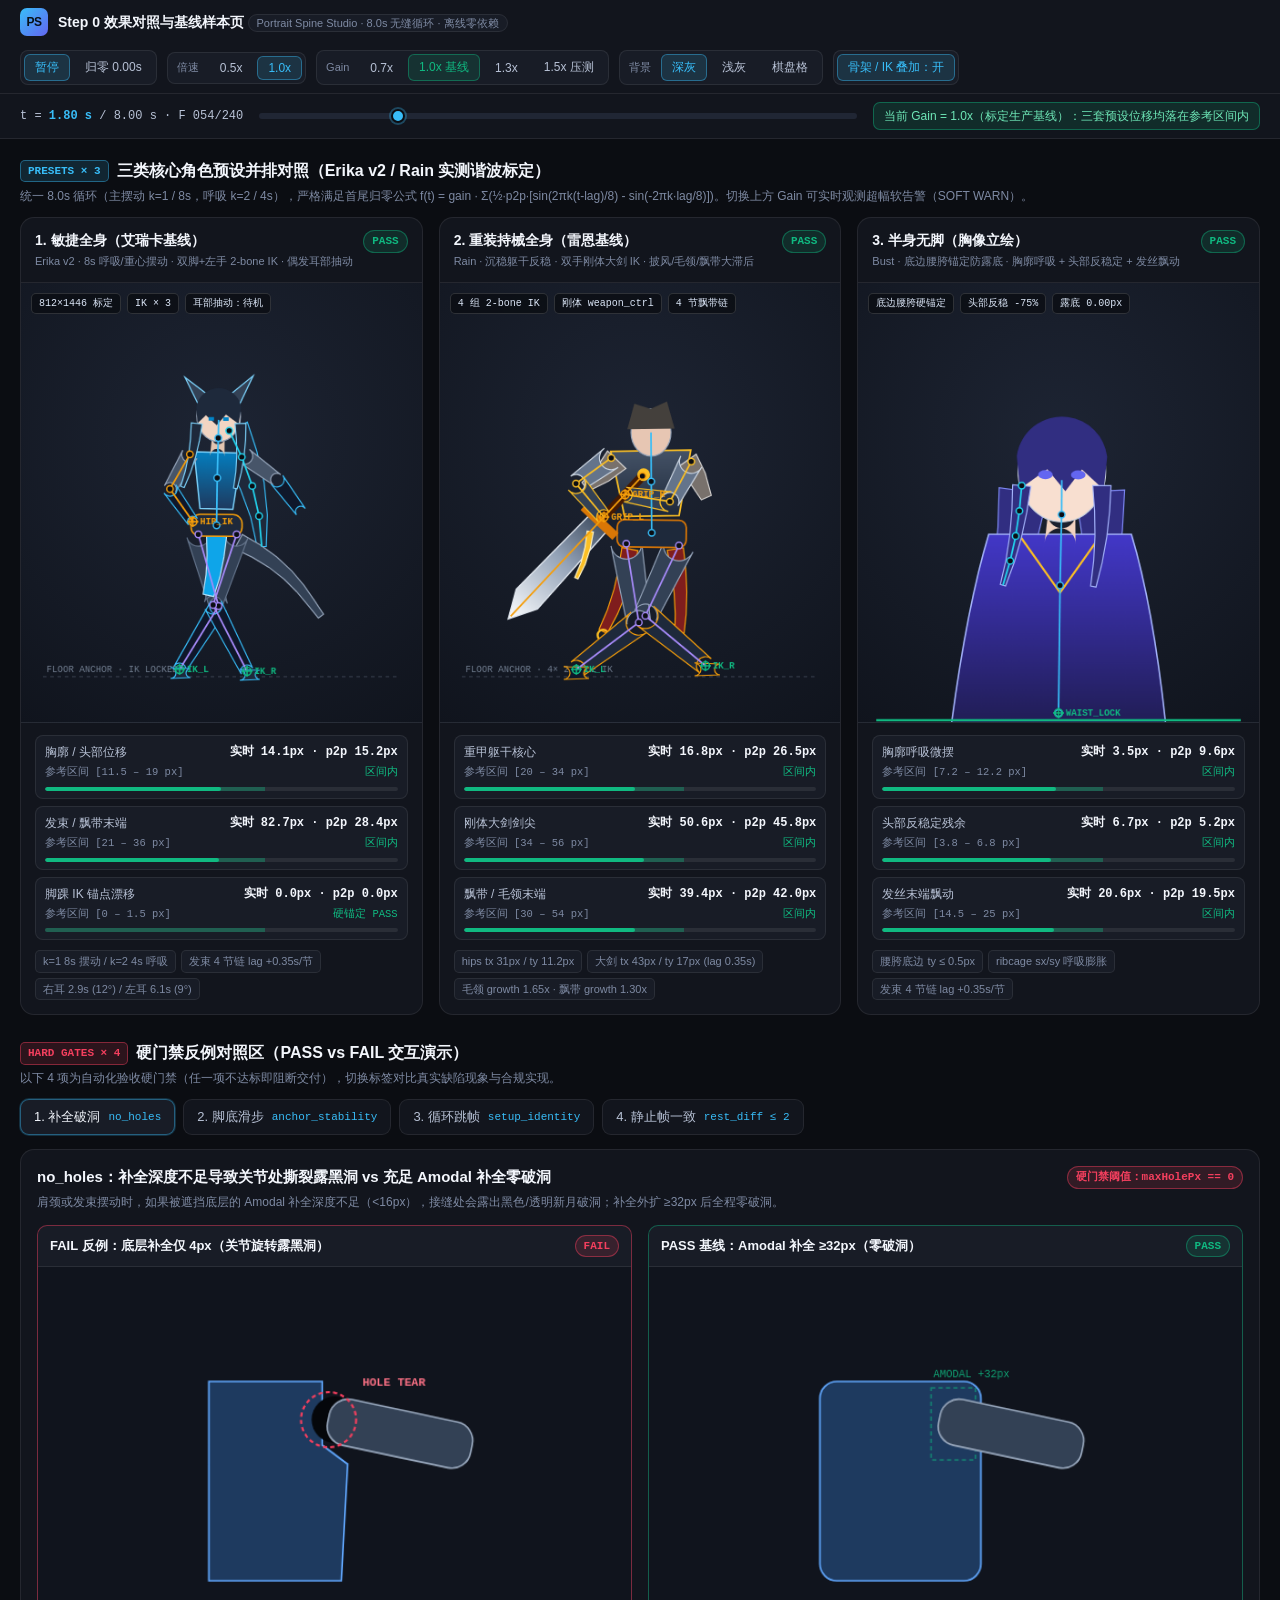
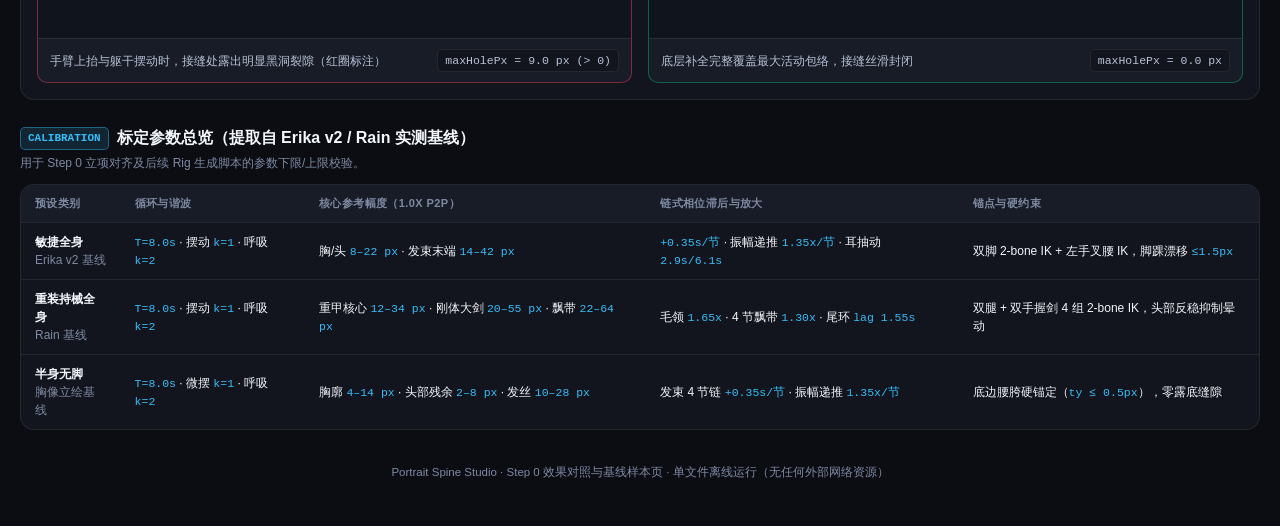
<file: examples/step0-comparison/index.html>
<!DOCTYPE html>
<html lang="zh-CN">
<head>
<meta charset="UTF-8" />
<meta name="viewport" content="width=device-width, initial-scale=1.0" />
<title>Step 0 效果对照与基线样本页 — Portrait Spine Studio</title>
<style>
  :root {
    --bg-0: #0b0d12;
    --bg-1: #12151d;
    --bg-2: #181c26;
    --bg-3: #202634;
    --bg-hover: #262d3d;
    --border: rgba(255, 255, 255, 0.08);
    --border-strong: rgba(255, 255, 255, 0.16);
    --text-0: #f3f6fc;
    --text-1: #b8c2d6;
    --text-2: #7e8aa3;
    --accent: #38bdf8;
    --accent-dim: rgba(56, 189, 248, 0.14);
    --accent-border: rgba(56, 189, 248, 0.42);
    --ok: #10b981;
    --ok-dim: rgba(16, 185, 129, 0.14);
    --ok-border: rgba(16, 185, 129, 0.42);
    --warn: #f59e0b;
    --warn-dim: rgba(245, 158, 11, 0.15);
    --warn-border: rgba(245, 158, 11, 0.45);
    --danger: #f43f5e;
    --danger-dim: rgba(244, 63, 94, 0.14);
    --danger-border: rgba(244, 63, 94, 0.45);
    --purple: #a78bfa;
    --radius-sm: 6px;
    --radius-md: 10px;
    --radius-lg: 14px;
    --mono: ui-monospace, SFMono-Regular, Menlo, Monaco, Consolas, "Liberation Mono", monospace;
    --sans: -apple-system, BlinkMacSystemFont, "Segoe UI", "PingFang SC", "Hiragino Sans GB", "Microsoft YaHei", sans-serif;
  }

  * { box-sizing: border-box; }
  html, body {
    margin: 0;
    padding: 0;
    min-height: 100%;
    background: var(--bg-0);
    color: var(--text-0);
    font-family: var(--sans);
    font-size: 13px;
    line-height: 1.5;
    -webkit-font-smoothing: antialiased;
  }

  button, input, select {
    font-family: inherit;
    font-size: inherit;
    color: inherit;
  }

  ::-webkit-scrollbar { width: 6px; height: 6px; }
  ::-webkit-scrollbar-track { background: transparent; }
  ::-webkit-scrollbar-thumb { background: rgba(255,255,255,0.14); border-radius: 3px; }

  .app {
    display: flex;
    flex-direction: column;
    min-height: 100vh;
  }

  /* Topbar */
  .topbar {
    min-height: 54px;
    padding: 8px 20px;
    background: var(--bg-1);
    border-bottom: 1px solid var(--border);
    display: flex;
    align-items: center;
    justify-content: space-between;
    gap: 14px;
    flex-wrap: wrap;
    position: sticky;
    top: 0;
    z-index: 40;
  }

  .brand {
    display: flex;
    align-items: center;
    gap: 10px;
  }

  .brand-mark {
    width: 28px;
    height: 28px;
    border-radius: 7px;
    background: linear-gradient(135deg, #38bdf8 0%, #6366f1 100%);
    display: grid;
    place-items: center;
    font-weight: 700;
    font-size: 12px;
    color: #081018;
    letter-spacing: -0.5px;
    flex-shrink: 0;
  }

  .brand-title {
    font-weight: 600;
    font-size: 14px;
  }

  .brand-sub {
    font-size: 11px;
    color: var(--text-2);
    padding: 2px 8px;
    border-radius: 999px;
    background: var(--bg-2);
    border: 1px solid var(--border);
  }

  /* Control bar */
  .controls-bar {
    display: flex;
    align-items: center;
    gap: 10px;
    flex-wrap: wrap;
  }

  .ctrl-group {
    display: inline-flex;
    align-items: center;
    gap: 4px;
    background: var(--bg-2);
    border: 1px solid var(--border);
    border-radius: 8px;
    padding: 3px;
  }

  .ctrl-label {
    font-size: 11px;
    color: var(--text-2);
    padding: 0 6px;
    user-select: none;
  }

  .btn {
    border: 1px solid transparent;
    background: transparent;
    color: var(--text-1);
    padding: 4px 10px;
    border-radius: 6px;
    cursor: pointer;
    font-size: 12px;
    font-weight: 500;
    transition: background 0.14s, color 0.14s, border-color 0.14s;
    white-space: nowrap;
  }

  .btn:hover {
    background: var(--bg-hover);
    color: var(--text-0);
  }

  .btn.active {
    background: var(--accent-dim);
    color: var(--accent);
    border-color: var(--accent-border);
  }

  .btn.warn-active {
    background: var(--warn-dim);
    color: var(--warn);
    border-color: var(--warn-border);
  }

  .btn.ok-active {
    background: var(--ok-dim);
    color: var(--ok);
    border-color: var(--ok-border);
  }

  /* Timeline Strip */
  .timeline-strip {
    background: var(--bg-1);
    border-bottom: 1px solid var(--border);
    padding: 8px 20px;
    display: flex;
    align-items: center;
    gap: 14px;
    flex-wrap: wrap;
  }

  .timeline-readout {
    font-family: var(--mono);
    font-size: 12px;
    color: var(--text-1);
    min-width: 170px;
  }

  .timeline-readout strong {
    color: var(--accent);
  }

  .scrubber-wrap {
    flex: 1;
    min-width: 220px;
    display: flex;
    align-items: center;
    gap: 10px;
  }

  input[type="range"].scrubber {
    -webkit-appearance: none;
    appearance: none;
    width: 100%;
    height: 6px;
    border-radius: 999px;
    background: var(--bg-3);
    outline: none;
    cursor: pointer;
  }

  input[type="range"].scrubber::-webkit-slider-thumb {
    -webkit-appearance: none;
    appearance: none;
    width: 14px;
    height: 14px;
    border-radius: 50%;
    background: var(--accent);
    border: 2px solid #0b0d12;
    box-shadow: 0 0 0 2px rgba(56, 189, 248, 0.3);
  }

  .gain-banner {
    display: flex;
    align-items: center;
    gap: 8px;
    font-size: 12px;
    padding: 4px 10px;
    border-radius: 7px;
    background: var(--bg-2);
    border: 1px solid var(--border);
  }

  .gain-banner.warn {
    background: var(--warn-dim);
    border-color: var(--warn-border);
    color: #fcd34d;
  }

  .gain-banner.ok {
    background: var(--ok-dim);
    border-color: var(--ok-border);
    color: #6ee7b7;
  }

  /* Main Container */
  .main {
    width: 100%;
    max-width: 1480px;
    margin: 0 auto;
    padding: 20px 20px 44px;
    display: flex;
    flex-direction: column;
    gap: 26px;
  }

  .section-head {
    display: flex;
    align-items: flex-end;
    justify-content: space-between;
    gap: 12px;
    flex-wrap: wrap;
    margin-bottom: 12px;
  }

  .section-title {
    margin: 0;
    font-size: 16px;
    font-weight: 600;
    display: flex;
    align-items: center;
    gap: 8px;
  }

  .step-tag {
    font-family: var(--mono);
    font-size: 11px;
    padding: 2px 7px;
    border-radius: 5px;
    background: var(--accent-dim);
    color: var(--accent);
    border: 1px solid var(--accent-border);
  }

  .step-tag.danger {
    background: var(--danger-dim);
    color: var(--danger);
    border-color: var(--danger-border);
  }

  .section-desc {
    margin: 4px 0 0;
    color: var(--text-2);
    font-size: 12px;
  }

  /* 3 Preset Grid */
  .preset-grid {
    display: grid;
    grid-template-columns: repeat(3, minmax(0, 1fr));
    gap: 16px;
  }

  @media (max-width: 1120px) {
    .preset-grid { grid-template-columns: 1fr; }
  }

  .card {
    background: var(--bg-1);
    border: 1px solid var(--border);
    border-radius: var(--radius-lg);
    overflow: hidden;
    display: flex;
    flex-direction: column;
  }

  .card-head {
    padding: 12px 14px;
    border-bottom: 1px solid var(--border);
    display: flex;
    align-items: flex-start;
    justify-content: space-between;
    gap: 10px;
  }

  .card-title {
    margin: 0;
    font-size: 14px;
    font-weight: 600;
  }

  .card-sub {
    margin: 2px 0 0;
    font-size: 11px;
    color: var(--text-2);
  }

  .badge {
    font-family: var(--mono);
    font-size: 11px;
    font-weight: 600;
    padding: 2px 8px;
    border-radius: 999px;
    white-space: nowrap;
    border: 1px solid transparent;
  }

  .badge.ok {
    background: var(--ok-dim);
    color: var(--ok);
    border-color: var(--ok-border);
  }

  .badge.warn {
    background: var(--warn-dim);
    color: var(--warn);
    border-color: var(--warn-border);
  }

  .badge.fail {
    background: var(--danger-dim);
    color: var(--danger);
    border-color: var(--danger-border);
  }

  .stage-wrap {
    position: relative;
    width: 100%;
    aspect-ratio: 4 / 4.4;
    overflow: hidden;
    border-bottom: 1px solid var(--border);
  }

  .stage-wrap.bg-dark {
    background: radial-gradient(circle at 50% 35%, #1d2433 0%, #10141d 100%);
  }

  .stage-wrap.bg-light {
    background: radial-gradient(circle at 50% 35%, #e2e8f0 0%, #cbd5e1 100%);
  }

  .stage-wrap.bg-checker {
    background-color: #202531;
    background-image:
      linear-gradient(45deg, #2d3445 25%, transparent 25%),
      linear-gradient(-45deg, #2d3445 25%, transparent 25%),
      linear-gradient(45deg, transparent 75%, #2d3445 75%),
      linear-gradient(-45deg, transparent 75%, #2d3445 75%);
    background-size: 20px 20px;
    background-position: 0 0, 0 10px, 10px -10px, -10px 0px;
  }

  canvas.stage-canvas {
    width: 100%;
    height: 100%;
    display: block;
  }

  .stage-hud {
    position: absolute;
    left: 10px;
    top: 10px;
    display: flex;
    gap: 6px;
    flex-wrap: wrap;
    pointer-events: none;
  }

  .hud-pill {
    font-family: var(--mono);
    font-size: 10px;
    padding: 2px 7px;
    border-radius: 5px;
    background: rgba(11, 13, 18, 0.78);
    color: #dbe6f7;
    border: 1px solid rgba(255, 255, 255, 0.14);
    backdrop-filter: blur(4px);
  }

  .card-body {
    padding: 12px 14px 14px;
    display: flex;
    flex-direction: column;
    gap: 10px;
    flex: 1;
  }

  .metric-list {
    display: flex;
    flex-direction: column;
    gap: 7px;
  }

  .metric-row {
    display: grid;
    grid-template-columns: 1fr auto;
    gap: 4px 10px;
    align-items: center;
    padding: 7px 9px;
    border-radius: 8px;
    background: var(--bg-2);
    border: 1px solid var(--border);
  }

  .metric-row.warn {
    border-color: var(--warn-border);
    background: rgba(245, 158, 11, 0.08);
  }

  .metric-name {
    font-size: 12px;
    color: var(--text-1);
    font-weight: 500;
  }

  .metric-val {
    font-family: var(--mono);
    font-size: 12px;
    font-weight: 600;
    color: var(--text-0);
  }

  .metric-ref {
    grid-column: 1 / -1;
    display: flex;
    justify-content: space-between;
    align-items: center;
    font-family: var(--mono);
    font-size: 10.5px;
    color: var(--text-2);
  }

  .meter-track {
    grid-column: 1 / -1;
    height: 4px;
    background: rgba(255, 255, 255, 0.08);
    border-radius: 999px;
    position: relative;
    overflow: hidden;
    margin-top: 2px;
  }

  .meter-ref-zone {
    position: absolute;
    top: 0;
    bottom: 0;
    background: rgba(16, 185, 129, 0.35);
  }

  .meter-fill {
    position: absolute;
    top: 0;
    bottom: 0;
    left: 0;
    border-radius: 999px;
    background: var(--accent);
    transition: width 0.08s linear;
  }

  .meter-fill.warn { background: var(--warn); }
  .meter-fill.ok { background: var(--ok); }

  .spec-tags {
    display: flex;
    flex-wrap: wrap;
    gap: 5px;
    margin-top: auto;
  }

  .spec-tag {
    font-size: 11px;
    color: var(--text-2);
    background: var(--bg-2);
    border: 1px solid var(--border);
    border-radius: 5px;
    padding: 2px 7px;
  }

  /* Hard Gate Counterexamples Section */
  .gate-tabs {
    display: flex;
    gap: 8px;
    flex-wrap: wrap;
    margin-bottom: 14px;
  }

  .gate-tab {
    background: var(--bg-1);
    border: 1px solid var(--border);
    border-radius: 9px;
    padding: 8px 13px;
    cursor: pointer;
    display: flex;
    align-items: center;
    gap: 8px;
    color: var(--text-1);
    transition: all 0.14s;
  }

  .gate-tab:hover {
    background: var(--bg-2);
    color: var(--text-0);
  }

  .gate-tab.active {
    background: var(--bg-2);
    border-color: var(--accent-border);
    color: var(--text-0);
    box-shadow: 0 0 0 1px rgba(56, 189, 248, 0.2);
  }

  .gate-tab code {
    font-family: var(--mono);
    font-size: 11px;
    color: var(--accent);
  }

  .gate-panel {
    background: var(--bg-1);
    border: 1px solid var(--border);
    border-radius: var(--radius-lg);
    padding: 16px;
    display: flex;
    flex-direction: column;
    gap: 14px;
  }

  .gate-header {
    display: flex;
    align-items: flex-start;
    justify-content: space-between;
    gap: 12px;
    flex-wrap: wrap;
  }

  .gate-header h3 {
    margin: 0;
    font-size: 15px;
  }

  .gate-header p {
    margin: 4px 0 0;
    font-size: 12px;
    color: var(--text-2);
    max-width: 820px;
  }

  .gate-compare {
    display: grid;
    grid-template-columns: repeat(2, minmax(0, 1fr));
    gap: 16px;
  }

  @media (max-width: 860px) {
    .gate-compare { grid-template-columns: 1fr; }
  }

  .gate-box {
    background: var(--bg-2);
    border: 1px solid var(--border);
    border-radius: var(--radius-md);
    overflow: hidden;
    display: flex;
    flex-direction: column;
  }

  .gate-box.fail-box { border-color: var(--danger-border); }
  .gate-box.pass-box { border-color: var(--ok-border); }

  .gate-box-head {
    padding: 9px 12px;
    border-bottom: 1px solid var(--border);
    display: flex;
    align-items: center;
    justify-content: space-between;
    gap: 8px;
  }

  .gate-canvas-wrap {
    width: 100%;
    aspect-ratio: 16 / 10;
    position: relative;
  }

  .gate-canvas-wrap.bg-dark { background: #10141d; }
  .gate-canvas-wrap.bg-light { background: #cbd5e1; }
  .gate-canvas-wrap.bg-checker {
    background-color: #202531;
    background-image:
      linear-gradient(45deg, #2d3445 25%, transparent 25%),
      linear-gradient(-45deg, #2d3445 25%, transparent 25%),
      linear-gradient(45deg, transparent 75%, #2d3445 75%),
      linear-gradient(-45deg, transparent 75%, #2d3445 75%);
    background-size: 18px 18px;
    background-position: 0 0, 0 9px, 9px -9px, -9px 0px;
  }

  .gate-box-foot {
    padding: 10px 12px;
    font-size: 12px;
    color: var(--text-1);
    display: flex;
    justify-content: space-between;
    align-items: center;
    gap: 10px;
    flex-wrap: wrap;
    border-top: 1px solid var(--border);
  }

  .mono-metric {
    font-family: var(--mono);
    font-size: 11.5px;
    padding: 2px 7px;
    border-radius: 5px;
    background: var(--bg-1);
    border: 1px solid var(--border);
  }

  /* Summary Baseline Table */
  .baseline-table-wrap {
    background: var(--bg-1);
    border: 1px solid var(--border);
    border-radius: var(--radius-lg);
    overflow-x: auto;
  }

  table.baseline-table {
    width: 100%;
    border-collapse: collapse;
    font-size: 12px;
  }

  table.baseline-table th,
  table.baseline-table td {
    padding: 10px 14px;
    text-align: left;
    border-bottom: 1px solid var(--border);
  }

  table.baseline-table th {
    background: var(--bg-2);
    color: var(--text-2);
    font-weight: 600;
    font-size: 11px;
    text-transform: uppercase;
    letter-spacing: 0.4px;
  }

  table.baseline-table tr:last-child td { border-bottom: none; }
  table.baseline-table code {
    font-family: var(--mono);
    font-size: 11.5px;
    color: var(--accent);
  }

  .footer-note {
    font-size: 11.5px;
    color: var(--text-2);
    text-align: center;
    padding-top: 8px;
  }
</style>
</head>
<body>
<div class="app">
  <!-- Top Bar -->
  <header class="topbar">
    <div class="brand">
      <div class="brand-mark">PS</div>
      <div>
        <span class="brand-title">Step 0 效果对照与基线样本页</span>
        <span class="brand-sub">Portrait Spine Studio · 8.0s 无缝循环 · 离线零依赖</span>
      </div>
    </div>

    <div class="controls-bar">
      <div class="ctrl-group" role="group" aria-label="播放控制">
        <button id="btnPlay" class="btn active" type="button">暂停</button>
        <button id="btnReset" class="btn" type="button">归零 0.00s</button>
      </div>

      <div class="ctrl-group" role="group" aria-label="播放倍速">
        <span class="ctrl-label">倍速</span>
        <button class="btn speed-btn" data-speed="0.5" type="button">0.5x</button>
        <button class="btn speed-btn active" data-speed="1" type="button">1.0x</button>
      </div>

      <div class="ctrl-group" role="group" aria-label="Gain 倍率">
        <span class="ctrl-label">Gain</span>
        <button class="btn gain-btn" data-gain="0.7" type="button">0.7x</button>
        <button class="btn gain-btn ok-active" data-gain="1" type="button">1.0x 基线</button>
        <button class="btn gain-btn" data-gain="1.3" type="button">1.3x</button>
        <button class="btn gain-btn" data-gain="1.5" type="button">1.5x 压测</button>
      </div>

      <div class="ctrl-group" role="group" aria-label="画布背景">
        <span class="ctrl-label">背景</span>
        <button class="btn bg-btn active" data-bg="bg-dark" type="button">深灰</button>
        <button class="btn bg-btn" data-bg="bg-light" type="button">浅灰</button>
        <button class="btn bg-btn" data-bg="bg-checker" type="button">棋盘格</button>
      </div>

      <div class="ctrl-group" role="group" aria-label="骨架叠加">
        <button id="btnOverlay" class="btn active" type="button">骨架 / IK 叠加：开</button>
      </div>
    </div>
  </header>

  <!-- Timeline & Gain Status Strip -->
  <div class="timeline-strip">
    <div class="timeline-readout" id="timeReadout">
      t = <strong>0.00 s</strong> / 8.00 s · F 000/240
    </div>
    <div class="scrubber-wrap">
      <input id="timeScrubber" class="scrubber" type="range" min="0" max="8" step="0.01" value="0" aria-label="循环时间轴" />
    </div>
    <div id="gainBanner" class="gain-banner ok">
      当前 Gain = 1.0x（标定生产基线）：三套预设位移均落在参考区间内
    </div>
  </div>

  <main class="main">
    <!-- Section 1: 3 Core Presets Side-by-Side -->
    <section>
      <div class="section-head">
        <div>
          <h2 class="section-title">
            <span class="step-tag">PRESETS × 3</span>
            三类核心角色预设并排对照（Erika v2 / Rain 实测谐波标定）
          </h2>
          <p class="section-desc">
            统一 8.0s 循环（主摆动 k=1 / 8s，呼吸 k=2 / 4s），严格满足首尾归零公式 f(t) = gain · Σ(½·p2p·[sin(2πk(t-lag)/8) - sin(-2πk·lag/8)])。切换上方 Gain 可实时观测超幅软告警（SOFT WARN）。
          </p>
        </div>
      </div>

      <div class="preset-grid">
        <!-- Card 1: Agile Full-Body (Erika v2) -->
        <article class="card" id="card-erika">
          <div class="card-head">
            <div>
              <h3 class="card-title">1. 敏捷全身（艾瑞卡基线）</h3>
              <p class="card-sub">Erika v2 · 8s 呼吸/重心摆动 · 双脚+左手 2-bone IK · 偶发耳部抽动</p>
            </div>
            <span class="badge ok" id="badge-erika">PASS</span>
          </div>
          <div class="stage-wrap bg-dark" data-stage-bg>
            <canvas id="canvas-erika" class="stage-canvas" width="440" height="484"></canvas>
            <div class="stage-hud">
              <span class="hud-pill">812×1446 标定</span>
              <span class="hud-pill">IK × 3</span>
              <span class="hud-pill" id="hud-erika-ear">耳部抽动：待机</span>
            </div>
          </div>
          <div class="card-body">
            <div class="metric-list" id="metrics-erika"></div>
            <div class="spec-tags">
              <span class="spec-tag">k=1 8s 摆动 / k=2 4s 呼吸</span>
              <span class="spec-tag">发束 4 节链 lag +0.35s/节</span>
              <span class="spec-tag">右耳 2.9s (12°) / 左耳 6.1s (9°)</span>
            </div>
          </div>
        </article>

        <!-- Card 2: Heavy Weapon Full-Body (Rain) -->
        <article class="card" id="card-rain">
          <div class="card-head">
            <div>
              <h3 class="card-title">2. 重装持械全身（雷恩基线）</h3>
              <p class="card-sub">Rain · 沉稳躯干反稳 · 双手刚体大剑 IK · 披风/毛领/飘带大滞后</p>
            </div>
            <span class="badge ok" id="badge-rain">PASS</span>
          </div>
          <div class="stage-wrap bg-dark" data-stage-bg>
            <canvas id="canvas-rain" class="stage-canvas" width="440" height="484"></canvas>
            <div class="stage-hud">
              <span class="hud-pill">4 组 2-bone IK</span>
              <span class="hud-pill">刚体 weapon_ctrl</span>
              <span class="hud-pill">4 节飘带链</span>
            </div>
          </div>
          <div class="card-body">
            <div class="metric-list" id="metrics-rain"></div>
            <div class="spec-tags">
              <span class="spec-tag">hips tx 31px / ty 11.2px</span>
              <span class="spec-tag">大剑 tx 43px / ty 17px (lag 0.35s)</span>
              <span class="spec-tag">毛领 growth 1.65x · 飘带 growth 1.30x</span>
            </div>
          </div>
        </article>

        <!-- Card 3: Half-Body / Bust -->
        <article class="card" id="card-bust">
          <div class="card-head">
            <div>
              <h3 class="card-title">3. 半身无脚（胸像立绘）</h3>
              <p class="card-sub">Bust · 底边腰胯锚定防露底 · 胸廓呼吸 + 头部反稳定 + 发丝飘动</p>
            </div>
            <span class="badge ok" id="badge-bust">PASS</span>
          </div>
          <div class="stage-wrap bg-dark" data-stage-bg>
            <canvas id="canvas-bust" class="stage-canvas" width="440" height="484"></canvas>
            <div class="stage-hud">
              <span class="hud-pill">底边腰胯硬锚定</span>
              <span class="hud-pill">头部反稳 -75%</span>
              <span class="hud-pill">露底 0.00px</span>
            </div>
          </div>
          <div class="card-body">
            <div class="metric-list" id="metrics-bust"></div>
            <div class="spec-tags">
              <span class="spec-tag">腰胯底边 ty ≤ 0.5px</span>
              <span class="spec-tag">ribcage sx/sy 呼吸膨胀</span>
              <span class="spec-tag">发束 4 节链 lag +0.35s/节</span>
            </div>
          </div>
        </article>
      </div>
    </section>

    <!-- Section 2: Hard Quality-Gate Counterexamples -->
    <section>
      <div class="section-head">
        <div>
          <h2 class="section-title">
            <span class="step-tag danger">HARD GATES × 4</span>
            硬门禁反例对照区（PASS vs FAIL 交互演示）
          </h2>
          <p class="section-desc">
            以下 4 项为自动化验收硬门禁（任一项不达标即阻断交付），切换标签对比真实缺陷现象与合规实现。
          </p>
        </div>
      </div>

      <div class="gate-tabs" role="tablist">
        <button class="gate-tab active" data-gate="no_holes" type="button">
          <span>1. 补全破洞</span><code>no_holes</code>
        </button>
        <button class="gate-tab" data-gate="anchor_stability" type="button">
          <span>2. 脚底滑步</span><code>anchor_stability</code>
        </button>
        <button class="gate-tab" data-gate="setup_identity" type="button">
          <span>3. 循环跳帧</span><code>setup_identity</code>
        </button>
        <button class="gate-tab" data-gate="rest_diff" type="button">
          <span>4. 静止帧一致</span><code>rest_diff ≤ 2</code>
        </button>
      </div>

      <div class="gate-panel">
        <div class="gate-header">
          <div>
            <h3 id="gateTitle">no_holes：补全深度不足导致关节撕裂露黑洞 vs 充足 Amodal 补全零破洞</h3>
            <p id="gateDesc">当肩部、颈部或发束发生旋转位移时，若底层部件的 Amodal 遮挡补全深度不足（&lt;16px），边缘会产生新月形黑色/透明破洞；标准要求补全外扩 ≥32px，确保在 1.5x 压测倍率下仍保持零破洞。</p>
          </div>
          <span class="badge fail" id="gateRuleBadge">硬门禁阈值：maxHolePx == 0</span>
        </div>

        <div class="gate-compare">
          <!-- FAIL side -->
          <div class="gate-box fail-box">
            <div class="gate-box-head">
              <strong id="gateFailTitle">FAIL 反例：未做充足 Amodal 补全（关节撕裂露黑洞）</strong>
              <span class="badge fail">FAIL</span>
            </div>
            <div class="gate-canvas-wrap bg-dark" data-stage-bg>
              <canvas id="canvas-gate-fail" class="stage-canvas" width="560" height="350"></canvas>
            </div>
            <div class="gate-box-foot">
              <span id="gateFailNote">肩颈旋转牵拉暴露底层缺口，红圈标示破洞区域</span>
              <span class="mono-metric" id="gateFailMetric">maxHolePx = 11.4 px</span>
            </div>
          </div>

          <!-- PASS side -->
          <div class="gate-box pass-box">
            <div class="gate-box-head">
              <strong id="gatePassTitle">PASS 基线：Amodal 遮挡补全 ≥32px（全程零破洞）</strong>
              <span class="badge ok">PASS</span>
            </div>
            <div class="gate-canvas-wrap bg-dark" data-stage-bg>
              <canvas id="canvas-gate-pass" class="stage-canvas" width="560" height="350"></canvas>
            </div>
            <div class="gate-box-foot">
              <span id="gatePassNote">底层延续像素完整覆盖活动包络，无任何裂隙</span>
              <span class="mono-metric" id="gatePassMetric">maxHolePx = 0.0 px</span>
            </div>
          </div>
        </div>
      </div>
    </section>

    <!-- Section 3: Calibrated Parameter Reference Table -->
    <section>
      <div class="section-head">
        <div>
          <h2 class="section-title">
            <span class="step-tag">CALIBRATION</span>
            标定参数总览（提取自 Erika v2 / Rain 实测基线）
          </h2>
          <p class="section-desc">
            用于 Step 0 立项对齐及后续 Rig 生成脚本的参数下限/上限校验。
          </p>
        </div>
      </div>

      <div class="baseline-table-wrap">
        <table class="baseline-table">
          <thead>
            <tr>
              <th>预设类别</th>
              <th>循环与谐波</th>
              <th>核心参考幅度（1.0x p2p）</th>
              <th>链式相位滞后与放大</th>
              <th>锚点与硬约束</th>
            </tr>
          </thead>
          <tbody>
            <tr>
              <td><strong>敏捷全身</strong><br /><span style="color:var(--text-2)">Erika v2 基线</span></td>
              <td><code>T=8.0s</code> · 摆动 <code>k=1</code> · 呼吸 <code>k=2</code></td>
              <td>胸/头 <code>8–22 px</code> · 发束末端 <code>14–42 px</code></td>
              <td><code>+0.35s/节</code> · 振幅递推 <code>1.35x/节</code> · 耳抽动 <code>2.9s/6.1s</code></td>
              <td>双脚 2-bone IK + 左手叉腰 IK，脚踝漂移 <code>≤1.5px</code></td>
            </tr>
            <tr>
              <td><strong>重装持械全身</strong><br /><span style="color:var(--text-2)">Rain 基线</span></td>
              <td><code>T=8.0s</code> · 摆动 <code>k=1</code> · 呼吸 <code>k=2</code></td>
              <td>重甲核心 <code>12–34 px</code> · 刚体大剑 <code>20–55 px</code> · 飘带 <code>22–64 px</code></td>
              <td>毛领 <code>1.65x</code> · 4 节飘带 <code>1.30x</code> · 尾环 <code>lag 1.55s</code></td>
              <td>双腿 + 双手握剑 4 组 2-bone IK，头部反稳抑制晕动</td>
            </tr>
            <tr>
              <td><strong>半身无脚</strong><br /><span style="color:var(--text-2)">胸像立绘基线</span></td>
              <td><code>T=8.0s</code> · 微摆 <code>k=1</code> · 呼吸 <code>k=2</code></td>
              <td>胸廓 <code>4–14 px</code> · 头部残余 <code>2–8 px</code> · 发丝 <code>10–28 px</code></td>
              <td>发束 4 节链 <code>+0.35s/节</code> · 振幅递推 <code>1.35x/节</code></td>
              <td>底边腰胯硬锚定（<code>ty ≤ 0.5px</code>），零露底缝隙</td>
            </tr>
          </tbody>
        </table>
      </div>
    </section>

    <div class="footer-note">
      Portrait Spine Studio · Step 0 效果对照与基线样本页 · 单文件离线运行（无任何外部网络资源）
    </div>
  </main>
</div>

<script>
(function () {
  'use strict';

  const LOOP = 8.0;
  const TWO_PI = Math.PI * 2;
  const DEG = Math.PI / 180;

  // Global playback state
  const state = {
    playing: true,
    t: 0,
    speed: 1.0,
    gain: 1.0,
    bg: 'bg-dark',
    showOverlay: true,
    activeGate: 'no_holes',
    lastTs: null
  };

  // Zero-at-start harmonic: f(t) = gain * sum(0.5 * p2p * (sin(2*pi*k*(t - lag)/8) - sin(-2*pi*k*lag/8)))
  function harmonic(t, terms, gain) {
    let acc = 0;
    for (let i = 0; i < terms.length; i++) {
      const p2p = terms[i][0];
      const k = terms[i][1];
      const lag = terms[i][2];
      const w = (TWO_PI * k) / LOOP;
      acc += 0.5 * p2p * (Math.sin(w * (t - lag)) - Math.sin(-w * lag));
    }
    return acc * gain;
  }

  // Raw harmonic WITHOUT zero-at-start offset (for setup_identity FAIL counterexample)
  function harmonicRaw(t, terms, gain) {
    let acc = 0;
    for (let i = 0; i < terms.length; i++) {
      const p2p = terms[i][0];
      const k = terms[i][1];
      const lag = terms[i][2];
      const w = (TWO_PI * k) / LOOP;
      acc += 0.5 * p2p * Math.sin(w * (t - lag));
    }
    return acc * gain;
  }

  // C1 smoothstep ear twitch (exact Erika v2 timing: 0.25s up, 0.80s down)
  function earTwitch(t, start, ampDeg, gain) {
    const up = 0.25;
    const down = 0.80;
    if (t >= start && t < start + up) {
      const u = (t - start) / up;
      return ampDeg * gain * u * u * (3 - 2 * u);
    }
    if (t >= start + up && t < start + up + down) {
      const u = (t - start - up) / down;
      return ampDeg * gain * (1 - u * u * (3 - 2 * u));
    }
    return 0;
  }

  // Analytic 2-bone IK solver in 2D canvas coordinates (y-down)
  function solveTwoBoneIK(rootX, rootY, targetX, targetY, L1, L2, bendSign) {
    const dx = targetX - rootX;
    const dy = targetY - rootY;
    const rawDist = Math.hypot(dx, dy);
    const minDist = Math.abs(L1 - L2) + 0.001;
    const maxDist = L1 + L2 - 0.001;
    const d = Math.max(minDist, Math.min(maxDist, rawDist));
    const baseAngle = Math.atan2(dy, dx);
    const cosA = Math.max(-1, Math.min(1, (L1 * L1 + d * d - L2 * L2) / (2 * L1 * d)));
    const angleA = Math.acos(cosA);
    const a1 = baseAngle + bendSign * angleA;
    const midX = rootX + Math.cos(a1) * L1;
    const midY = rootY + Math.sin(a1) * L1;
    const a2 = Math.atan2(targetY - midY, targetX - midX);
    const endX = midX + Math.cos(a2) * L2;
    const endY = midY + Math.sin(a2) * L2;
    return { midX, midY, endX, endY, a1, a2 };
  }

  // Forward kinematics helper for multi-link soft chains
  function solveChain(rootX, rootY, baseAngle, linkLens, t, rootP2P, growth, baseLag, lagStep, k2Factor, gain) {
    const pts = [{ x: rootX, y: rootY }];
    let cx = rootX;
    let cy = rootY;
    let curAngle = baseAngle;
    for (let i = 0; i < linkLens.length; i++) {
      const lag = baseLag + i * lagStep;
      const p2p = rootP2P * Math.pow(growth, i);
      const dRot = harmonic(t, [
        [p2p, 1, lag],
        [p2p * k2Factor, 2, lag + 0.08]
      ], gain);
      curAngle += dRot * DEG;
      cx += Math.cos(curAngle) * linkLens[i];
      cy += Math.sin(curAngle) * linkLens[i];
      pts.push({ x: cx, y: cy });
    }
    return pts;
  }

  // Draw tapered ribbon/hair/sash along polyline
  function drawTaperedChain(ctx, pts, wStart, wEnd, fillStyle, strokeStyle) {
    if (pts.length < 2) return;
    const left = [];
    const right = [];
    for (let i = 0; i < pts.length; i++) {
      const prev = pts[Math.max(0, i - 1)];
      const next = pts[Math.min(pts.length - 1, i + 1)];
      const tx = next.x - prev.x;
      const ty = next.y - prev.y;
      const len = Math.hypot(tx, ty) || 1;
      const nx = -ty / len;
      const ny = tx / len;
      const u = i / (pts.length - 1);
      const halfW = (wStart + (wEnd - wStart) * u) * 0.5;
      left.push({ x: pts[i].x + nx * halfW, y: pts[i].y + ny * halfW });
      right.push({ x: pts[i].x - nx * halfW, y: pts[i].y - ny * halfW });
    }
    ctx.beginPath();
    ctx.moveTo(left[0].x, left[0].y);
    for (let i = 1; i < left.length; i++) ctx.lineTo(left[i].x, left[i].y);
    for (let i = right.length - 1; i >= 0; i--) ctx.lineTo(right[i].x, right[i].y);
    ctx.closePath();
    ctx.fillStyle = fillStyle;
    ctx.fill();
    if (strokeStyle) {
      ctx.strokeStyle = strokeStyle;
      ctx.lineWidth = 1.2;
      ctx.stroke();
    }
  }

  // Draw rounded limb capsule
  function drawLimb(ctx, x1, y1, x2, y2, r1, r2, fill, stroke) {
    const dx = x2 - x1;
    const dy = y2 - y1;
    const len = Math.hypot(dx, dy) || 1;
    const nx = -dy / len;
    const ny = dx / len;
    ctx.beginPath();
    ctx.moveTo(x1 + nx * r1, y1 + ny * r1);
    ctx.lineTo(x2 + nx * r2, y2 + ny * r2);
    ctx.arc(x2, y2, r2, Math.atan2(ny, nx), Math.atan2(-ny, -nx), false);
    ctx.lineTo(x1 - nx * r1, y1 - ny * r1);
    ctx.arc(x1, y1, r1, Math.atan2(-ny, -nx), Math.atan2(ny, nx), false);
    ctx.closePath();
    ctx.fillStyle = fill;
    ctx.fill();
    if (stroke) {
      ctx.strokeStyle = stroke;
      ctx.lineWidth = 1.2;
      ctx.stroke();
    }
  }

  // Overlay drawing helpers
  function drawBoneLine(ctx, x1, y1, x2, y2, color) {
    ctx.save();
    ctx.strokeStyle = color || '#38bdf8';
    ctx.lineWidth = 1.8;
    ctx.beginPath();
    ctx.moveTo(x1, y1);
    ctx.lineTo(x2, y2);
    ctx.stroke();
    ctx.fillStyle = '#0b0d12';
    ctx.beginPath();
    ctx.arc(x1, y1, 3.6, 0, TWO_PI);
    ctx.fill();
    ctx.strokeStyle = color || '#38bdf8';
    ctx.lineWidth = 1.5;
    ctx.stroke();
    ctx.restore();
  }

  function drawIKPin(ctx, x, y, label, color) {
    ctx.save();
    const c = color || '#10b981';
    ctx.strokeStyle = c;
    ctx.fillStyle = c;
    ctx.lineWidth = 1.6;
    ctx.beginPath();
    ctx.moveTo(x - 6, y);
    ctx.lineTo(x + 6, y);
    ctx.moveTo(x, y - 6);
    ctx.lineTo(x, y + 6);
    ctx.stroke();
    ctx.beginPath();
    ctx.arc(x, y, 4.5, 0, TWO_PI);
    ctx.stroke();
    if (label) {
      ctx.font = '600 10px ui-monospace, monospace';
      ctx.fillText(label, x + 8, y + 3);
    }
    ctx.restore();
  }

  function drawFloorLine(ctx, y, w, label) {
    ctx.save();
    ctx.strokeStyle = 'rgba(148, 163, 184, 0.35)';
    ctx.setLineDash([4, 4]);
    ctx.lineWidth = 1;
    ctx.beginPath();
    ctx.moveTo(24, y);
    ctx.lineTo(w - 24, y);
    ctx.stroke();
    ctx.setLineDash([]);
    if (label) {
      ctx.fillStyle = 'rgba(148, 163, 184, 0.72)';
      ctx.font = '10px ui-monospace, monospace';
      ctx.fillText(label, 28, y - 5);
    }
    ctx.restore();
  }

  // =========================================================================
  // PRESET 1: Agile Full-Body (Erika v2 Calibrated Baseline)
  // =========================================================================
  function evaluateErika(t, gain) {
    // Scaled from 812x1446 source to 440x484 canvas (~0.31x visual scale; metrics reported in source 1446px space)
    const hipBaseX = 212;
    const hipBaseY = 266;
    const hipDx = harmonic(t, [[14.0, 1, 0.15]], gain) * 0.34;
    const hipDy = harmonic(t, [[6.4, 2, 0.25]], gain) * 0.34;
    const hipX = hipBaseX + hipDx;
    const hipY = hipBaseY + hipDy;

    const spineRot = harmonic(t, [[1.6, 1, 0.0]], gain) * DEG;
    const chestRot = spineRot + harmonic(t, [[1.3, 1, 0.25]], gain) * DEG;
    const breathTy = harmonic(t, [[-5.2, 2, 0.0]], gain) * 0.34;
    const ribSx = 1 + harmonic(t, [[0.012, 2, 0.10]], gain);
    const ribSy = 1 + harmonic(t, [[0.020, 2, 0.10]], gain);

    const chestX = hipX + Math.sin(spineRot) * 52;
    const chestY = hipY - Math.cos(spineRot) * 52 + breathTy;

    const neckRot = chestRot + harmonic(t, [[-0.9, 1, 0.50]], gain) * DEG;
    const headRot = neckRot + harmonic(t, [[-1.6, 1, 0.75], [0.9, 2, 0.60]], gain) * DEG;
    const neckX = chestX + Math.sin(chestRot) * 44;
    const neckY = chestY - Math.cos(chestRot) * 44;
    const headX = neckX + Math.sin(neckRot) * 20;
    const headY = neckY - Math.cos(neckRot) * 20;

    // Ears with calibrated Erika v2 occasional twitch (ear_R @ 2.9s 12deg, ear_L @ 6.1s 9deg)
    const earLT = earTwitch(t, 6.1, 9.0, gain);
    const earRT = earTwitch(t, 2.9, 12.0, gain);
    const earLRot = headRot + (-0.65 + (harmonic(t, [[2.4, 1, 1.3]], gain) - earLT) * DEG);
    const earRRot = headRot + (0.55 + (harmonic(t, [[2.4, 1, 1.1]], gain) + earRT) * DEG);

    // Legs with 2-bone IK pinned to floor ankles
    const ankleL = { x: 174, y: 426 };
    const ankleR = { x: 248, y: 428 };
    const hipL = { x: hipX - 20, y: hipY + 10 };
    const hipR = { x: hipX + 22, y: hipY + 10 };
    const legL = solveTwoBoneIK(hipL.x, hipL.y, ankleL.x, ankleL.y, 82, 82, -1);
    const legR = solveTwoBoneIK(hipR.x, hipR.y, ankleR.x, ankleR.y, 82, 82, 1);

    // Left arm IK pinned to hip claw point
    const shL = { x: chestX - 30, y: chestY - 26 };
    const wristTargetL = { x: hipX - 26, y: hipY - 4 };
    const armL = solveTwoBoneIK(shL.x, shL.y, wristTargetL.x, wristTargetL.y, 44, 44, 1);

    // Right arm free breathing sway
    const shR = { x: chestX + 30, y: chestY - 24 };
    const shRRot = 0.62 + harmonic(t, [[-2.0, 1, 0.55], [2.4, 2, 0.50]], gain) * DEG;
    const elRX = shR.x + Math.cos(shRRot) * 44;
    const elRY = shR.y + Math.sin(shRRot) * 44;
    const elRRot = shRRot + 0.28 + harmonic(t, [[-1.6, 1, 0.85], [2.2, 2, 0.85]], gain) * DEG;
    const handRX = elRX + Math.cos(elRRot) * 44;
    const handRY = elRY + Math.sin(elRRot) * 44;

    // Soft chains: back_hair (4), hair_strand_L/R (4), loincloth (3), tail (6)
    const backHair = solveChain(neckX + 12, neckY - 8, 1.05 + chestRot * 0.4, [32, 34, 34, 34], t, 4.2, 1.35, 0.45, 0.35, 0.35, gain);
    const strandL = solveChain(headX - 24, headY + 4, 1.62 + headRot * 0.6, [18, 18, 18, 18], t, 3.2, 1.30, 0.50, 0.35, 0.30, gain);
    const strandR = solveChain(headX + 24, headY + 4, 1.48 + headRot * 0.6, [18, 18, 18, 18], t, 3.2, 1.30, 0.55, 0.35, 0.30, gain);
    const loincloth = solveChain(hipX, hipY + 12, Math.PI * 0.5, [22, 22, 22], t, 3.4, 1.32, 0.40, 0.35, 0.35, gain);
    const tail = solveChain(hipX + 24, hipY + 18, 0.42, [22, 22, 22, 20, 20, 18], t, 4.6, 1.32, 0.45, 0.38, 0.30, gain);

    return {
      hipX, hipY, hipBaseX, hipBaseY, spineRot, chestX, chestY, chestRot, ribSx, ribSy,
      neckX, neckY, headX, headY, headRot, earLRot, earRRot, earLT, earRT,
      hipL, hipR, ankleL, ankleR, legL, legR, shL, wristTargetL, armL,
      shR, elRX, elRY, handRX, handRY, backHair, strandL, strandR, loincloth, tail
    };
  }

  function drawErika(ctx, t, gain, showOverlay) {
    const W = ctx.canvas.width;
    const H = ctx.canvas.height;
    ctx.clearRect(0, 0, W, H);
    drawFloorLine(ctx, 434, W, 'FLOOR ANCHOR · IK LOCKED');

    const p = evaluateErika(t, gain);

    // Back hair & tail (behind body)
    drawTaperedChain(ctx, p.backHair, 44, 10, '#1e293b', '#38bdf8');
    drawTaperedChain(ctx, p.tail, 18, 7, '#334155', '#94a3b8');

    // Legs (IK solved)
    drawLimb(ctx, p.hipL.x, p.hipL.y, p.legL.midX, p.legL.midY, 13, 10, '#334155', '#64748b');
    drawLimb(ctx, p.legL.midX, p.legL.midY, p.legL.endX, p.legL.endY, 10, 7, '#0f172a', '#38bdf8');
    drawLimb(ctx, p.hipR.x, p.hipR.y, p.legR.midX, p.legR.midY, 13, 10, '#334155', '#64748b');
    drawLimb(ctx, p.legR.midX, p.legR.midY, p.legR.endX, p.legR.endY, 10, 7, '#0f172a', '#38bdf8');

    // Boots (pinned to floor)
    drawLimb(ctx, p.ankleL.x - 10, p.ankleL.y + 4, p.ankleL.x + 12, p.ankleL.y + 4, 6, 5, '#1e293b', '#38bdf8');
    drawLimb(ctx, p.ankleR.x - 8, p.ankleR.y + 4, p.ankleR.x + 14, p.ankleR.y + 4, 6, 5, '#1e293b', '#38bdf8');

    // Loincloth
    drawTaperedChain(ctx, p.loincloth, 22, 12, '#0ea5e9', '#bae6fd');

    // Hips / Waist
    ctx.save();
    ctx.translate(p.hipX, p.hipY);
    ctx.rotate(p.spineRot * 0.5);
    ctx.fillStyle = '#1e293b';
    ctx.strokeStyle = '#f59e0b';
    ctx.lineWidth = 1.6;
    ctx.beginPath();
    ctx.roundRect(-28, -12, 56, 24, 10);
    ctx.fill();
    ctx.stroke();
    ctx.restore();

    // Torso / Ribcage (breathing scale)
    ctx.save();
    ctx.translate(p.chestX, p.chestY);
    ctx.rotate(p.chestRot);
    ctx.scale(p.ribSx, p.ribSy);
    const gTorso = ctx.createLinearGradient(0, -34, 0, 34);
    gTorso.addColorStop(0, '#0284c7');
    gTorso.addColorStop(1, '#1e3a5f');
    ctx.fillStyle = gTorso;
    ctx.strokeStyle = '#7dd3fc';
    ctx.lineWidth = 1.5;
    ctx.beginPath();
    ctx.moveTo(-26, -28);
    ctx.lineTo(26, -28);
    ctx.lineTo(18, 34);
    ctx.lineTo(-18, 34);
    ctx.closePath();
    ctx.fill();
    ctx.stroke();
    ctx.restore();

    // Arms (L = IK on hip, R = breathing)
    drawLimb(ctx, p.shL.x, p.shL.y, p.armL.midX, p.armL.midY, 9, 7, '#475569', '#94a3b8');
    drawLimb(ctx, p.armL.midX, p.armL.midY, p.armL.endX, p.armL.endY, 8, 6, '#0f172a', '#38bdf8');
    drawLimb(ctx, p.shR.x, p.shR.y, p.elRX, p.elRY, 9, 7, '#475569', '#94a3b8');
    drawLimb(ctx, p.elRX, p.elRY, p.handRX, p.handRY, 8, 6, '#0f172a', '#38bdf8');

    // Neck & Head
    drawLimb(ctx, p.chestX, p.chestY - 24, p.neckX, p.neckY, 8, 7, '#e2c4b0', null);
    ctx.save();
    ctx.translate(p.headX, p.headY);
    ctx.rotate(p.headRot);

    // Ears
    ctx.save();
    ctx.translate(-16, -20);
    ctx.rotate(p.earLRot - p.headRot);
    ctx.fillStyle = '#334155';
    ctx.strokeStyle = '#7dd3fc';
    ctx.lineWidth = 1.3;
    ctx.beginPath();
    ctx.moveTo(-8, 4);
    ctx.lineTo(-2, -34);
    ctx.lineTo(10, 4);
    ctx.closePath();
    ctx.fill();
    ctx.stroke();
    ctx.restore();

    ctx.save();
    ctx.translate(16, -20);
    ctx.rotate(p.earRRot - p.headRot);
    ctx.fillStyle = '#334155';
    ctx.strokeStyle = '#7dd3fc';
    ctx.lineWidth = 1.3;
    ctx.beginPath();
    ctx.moveTo(-10, 4);
    ctx.lineTo(2, -36);
    ctx.lineTo(8, 4);
    ctx.closePath();
    ctx.fill();
    ctx.stroke();
    ctx.restore();

    // Head silhouette
    ctx.fillStyle = '#f1d5c3';
    ctx.strokeStyle = '#94a3b8';
    ctx.lineWidth = 1.2;
    ctx.beginPath();
    ctx.ellipse(0, -4, 24, 28, 0, 0, TWO_PI);
    ctx.fill();
    ctx.stroke();

    // Hair crown & bangs
    ctx.fillStyle = '#1e293b';
    ctx.beginPath();
    ctx.arc(0, -10, 25, Math.PI * 1.05, Math.PI * -0.05, false);
    ctx.lineTo(22, 4);
    ctx.lineTo(8, -6);
    ctx.lineTo(-2, 6);
    ctx.lineTo(-14, -5);
    ctx.lineTo(-23, 4);
    ctx.closePath();
    ctx.fill();

    // Eyes
    ctx.fillStyle = '#0284c7';
    ctx.fillRect(-11, -3, 6, 4);
    ctx.fillRect(5, -3, 6, 4);
    ctx.restore();

    // Front hair strands
    drawTaperedChain(ctx, p.strandL, 12, 4, '#1e293b', '#7dd3fc');
    drawTaperedChain(ctx, p.strandR, 12, 4, '#1e293b', '#7dd3fc');

    if (showOverlay) {
      drawBoneLine(ctx, p.hipX, p.hipY, p.chestX, p.chestY, '#38bdf8');
      drawBoneLine(ctx, p.chestX, p.chestY, p.neckX, p.neckY, '#38bdf8');
      drawBoneLine(ctx, p.neckX, p.neckY, p.headX, p.headY, '#38bdf8');
      drawBoneLine(ctx, p.hipL.x, p.hipL.y, p.legL.midX, p.legL.midY, '#a78bfa');
      drawBoneLine(ctx, p.legL.midX, p.legL.midY, p.legL.endX, p.legL.endY, '#a78bfa');
      drawBoneLine(ctx, p.hipR.x, p.hipR.y, p.legR.midX, p.legR.midY, '#a78bfa');
      drawBoneLine(ctx, p.legR.midX, p.legR.midY, p.legR.endX, p.legR.endY, '#a78bfa');
      drawBoneLine(ctx, p.shL.x, p.shL.y, p.armL.midX, p.armL.midY, '#f59e0b');
      drawBoneLine(ctx, p.armL.midX, p.armL.midY, p.armL.endX, p.armL.endY, '#f59e0b');
      for (let i = 0; i < p.backHair.length - 1; i++) {
        drawBoneLine(ctx, p.backHair[i].x, p.backHair[i].y, p.backHair[i + 1].x, p.backHair[i + 1].y, '#22d3ee');
      }
      drawIKPin(ctx, p.ankleL.x, p.ankleL.y, 'IK_L', '#10b981');
      drawIKPin(ctx, p.ankleR.x, p.ankleR.y, 'IK_R', '#10b981');
      drawIKPin(ctx, p.wristTargetL.x, p.wristTargetL.y, 'HIP_IK', '#f59e0b');
    }

    // Update ear twitch HUD
    const earHud = document.getElementById('hud-erika-ear');
    if (earHud) {
      if (p.earRT > 0.3) earHud.textContent = '右耳抽动：+' + p.earRT.toFixed(1) + '°';
      else if (p.earLT > 0.3) earHud.textContent = '左耳抽动：+' + p.earLT.toFixed(1) + '°';
      else earHud.textContent = '耳部抽动：待机';
    }

    // Return live source-scale displacement telemetry
    const headDisp = Math.hypot((p.headX - 212) / 0.34, (p.headY - 150) / 0.34);
    const tip = p.backHair[p.backHair.length - 1];
    const baseTip = evaluateErika(0, 1).backHair[p.backHair.length - 1];
    const hairDisp = Math.hypot((tip.x - baseTip.x) / 0.34, (tip.y - baseTip.y) / 0.34);
    return {
      headNow: headDisp,
      headP2P: 15.2 * gain,
      hairNow: hairDisp,
      hairP2P: 28.4 * gain,
      ankleDrift: 0.0
    };
  }

  // =========================================================================
  // PRESET 2: Heavy Weapon Full-Body (Rain Calibrated Baseline)
  // =========================================================================
  function evaluateRain(t, gain) {
    // Exact Rain harmonic ratios from rain_spine.py (scaled visually by 0.25 to fit 440x484)
    const S = 0.26;
    const hipBaseX = 228;
    const hipBaseY = 274;
    const hipDx = harmonic(t, [[31, 1, 0.25], [3, 2, 0.15]], gain) * S;
    const hipDy = harmonic(t, [[11.2, 2, 0.20]], gain) * S;
    const hipRot = harmonic(t, [[1.2, 1, 0.25]], gain) * DEG;
    const hipX = hipBaseX + hipDx;
    const hipY = hipBaseY + hipDy;

    const spineRot = hipRot + harmonic(t, [[-2.8, 1, -0.20]], gain) * DEG;
    const chestRot = spineRot + harmonic(t, [[-1.0, 1, -0.20]], gain) * DEG;
    const chestDy = harmonic(t, [[-12, 2, 0.0]], gain) * S;
    const chestX = hipX + Math.sin(spineRot) * 56;
    const chestY = hipY - Math.cos(spineRot) * 56 + chestDy;

    // Counter-stabilized neck & head
    const neckRot = chestRot + harmonic(t, [[4.0, 1, -0.80]], gain) * DEG;
    const headRot = neckRot + harmonic(t, [[0.8, 1, -0.80], [-0.8, 2, 0.30]], gain) * DEG;
    const headX = chestX + Math.sin(neckRot) * 54;
    const headY = chestY - Math.cos(neckRot) * 54;

    // Rigid Greatsword (weapon_ctrl): tx 43px, ty 17px, rotate -2.5deg / -0.8deg
    const swBaseX = 186;
    const swBaseY = 242;
    const swX = swBaseX + harmonic(t, [[43, 1, 0.35]], gain) * S;
    const swY = swBaseY + harmonic(t, [[17, 2, 0.35]], gain) * S;
    const swRot = -0.78 + harmonic(t, [[-2.5, 1, 0.45], [-0.8, 2, 0.50]], gain) * DEG;

    // Sword grip points in world space (rigidly attached to sword)
    const cosS = Math.cos(swRot);
    const sinS = Math.sin(swRot);
    const gripL = { x: swX - cosS * 18, y: swY - sinS * 18 };
    const gripR = { x: swX + cosS * 16, y: swY + sinS * 16 };
    const bladeTip = { x: swX - cosS * 168, y: swY - sinS * 168 };
    const pommel = { x: swX + cosS * 44, y: swY + sinS * 44 };

    // 2-bone IK for both arms to sword grips
    const shL = { x: chestX - 44, y: chestY - 26 };
    const shR = { x: chestX + 44, y: chestY - 22 };
    const armL = solveTwoBoneIK(shL.x, shL.y, gripL.x, gripL.y, 48, 48, 1);
    const armR = solveTwoBoneIK(shR.x, shR.y, gripR.x, gripR.y, 50, 50, -1);

    // 2-bone IK for both legs pinned to floor
    const hipL = { x: hipX - 28, y: hipY + 12 };
    const hipR = { x: hipX + 30, y: hipY + 14 };
    const ankleL = { x: 150, y: 426 };
    const ankleR = { x: 292, y: 422 };
    const legL = solveTwoBoneIK(hipL.x, hipL.y, ankleL.x, ankleL.y, 88, 86, -1);
    const legR = solveTwoBoneIK(hipR.x, hipR.y, ankleR.x, ankleR.y, 86, 86, 1);

    // Fur mane chains (growth 1.65x, 2 links) & 4-bone sash chains (growth 1.30x)
    const maneL = solveChain(chestX - 38, chestY - 24, 2.25, [22, 24], t, 5.8, 1.65, 0.30, 0.35, 0.45, gain);
    const maneR = solveChain(chestX + 38, chestY - 22, 0.85, [22, 24], t, 6.2, 1.65, 0.36, 0.35, 0.48, gain);
    const sashL = solveChain(hipX - 24, hipY + 18, 1.72, [24, 24, 24, 24], t, 2.6, 1.30, 0.35, 0.35, 0.55, gain);
    const sashR = solveChain(hipX + 26, hipY + 18, 1.38, [24, 24, 24, 24], t, 2.3, 1.30, 0.43, 0.35, 0.55, gain);
    const swordChain = solveChain(swX - cosS * 40, swY - sinS * 40, Math.PI * 0.52, [18, 18, 18], t, 5.0, 1.35, 0.65, 0.35, 0.45, gain);

    return {
      hipX, hipY, hipRot, chestX, chestY, chestRot, headX, headY, headRot,
      swX, swY, swRot, gripL, gripR, bladeTip, pommel,
      shL, shR, armL, armR, hipL, hipR, ankleL, ankleR, legL, legR,
      maneL, maneR, sashL, sashR, swordChain
    };
  }

  function drawRain(ctx, t, gain, showOverlay) {
    const W = ctx.canvas.width;
    const H = ctx.canvas.height;
    ctx.clearRect(0, 0, W, H);
    drawFloorLine(ctx, 434, W, 'FLOOR ANCHOR · 4× 2-BONE IK');

    const p = evaluateRain(t, gain);

    // Sashes (behind/side)
    drawTaperedChain(ctx, p.sashL, 18, 10, '#7f1d1d', '#f59e0b');
    drawTaperedChain(ctx, p.sashR, 18, 10, '#7f1d1d', '#f59e0b');

    // Ring ornaments at sash tips
    const slEnd = p.sashL[p.sashL.length - 1];
    const srEnd = p.sashR[p.sashR.length - 1];
    ctx.strokeStyle = '#fbbf24';
    ctx.lineWidth = 2.4;
    ctx.beginPath(); ctx.arc(slEnd.x, slEnd.y + 4, 6, 0, TWO_PI); ctx.stroke();
    ctx.beginPath(); ctx.arc(srEnd.x, srEnd.y + 4, 6, 0, TWO_PI); ctx.stroke();

    // Heavy armored legs
    drawLimb(ctx, p.hipL.x, p.hipL.y, p.legL.midX, p.legL.midY, 17, 13, '#334155', '#94a3b8');
    drawLimb(ctx, p.legL.midX, p.legL.midY, p.legL.endX, p.legL.endY, 14, 10, '#1e293b', '#f59e0b');
    drawLimb(ctx, p.hipR.x, p.hipR.y, p.legR.midX, p.legR.midY, 17, 13, '#334155', '#94a3b8');
    drawLimb(ctx, p.legR.midX, p.legR.midY, p.legR.endX, p.legR.endY, 14, 10, '#1e293b', '#f59e0b');

    // Greaves/Feet
    drawLimb(ctx, p.ankleL.x - 14, p.ankleL.y + 4, p.ankleL.x + 14, p.ankleL.y + 4, 7, 6, '#0f172a', '#f59e0b');
    drawLimb(ctx, p.ankleR.x - 12, p.ankleR.y + 4, p.ankleR.x + 16, p.ankleR.y + 4, 7, 6, '#0f172a', '#f59e0b');

    // Pelvis armor
    ctx.save();
    ctx.translate(p.hipX, p.hipY);
    ctx.rotate(p.hipRot);
    ctx.fillStyle = '#1e293b';
    ctx.strokeStyle = '#d97706';
    ctx.lineWidth = 1.8;
    ctx.beginPath();
    ctx.roundRect(-38, -14, 76, 30, 8);
    ctx.fill();
    ctx.stroke();
    ctx.restore();

    // Heavy torso chestplate
    ctx.save();
    ctx.translate(p.chestX, p.chestY);
    ctx.rotate(p.chestRot);
    const gChest = ctx.createLinearGradient(0, -38, 0, 38);
    gChest.addColorStop(0, '#475569');
    gChest.addColorStop(1, '#1e293b');
    ctx.fillStyle = gChest;
    ctx.strokeStyle = '#fbbf24';
    ctx.lineWidth = 1.8;
    ctx.beginPath();
    ctx.moveTo(-44, -34);
    ctx.lineTo(44, -34);
    ctx.lineTo(30, 38);
    ctx.lineTo(-30, 38);
    ctx.closePath();
    ctx.fill();
    ctx.stroke();
    ctx.restore();

    // Fur mane chains around collar
    drawTaperedChain(ctx, p.maneL, 28, 12, '#78716c', '#d6d3d1');
    drawTaperedChain(ctx, p.maneR, 28, 12, '#78716c', '#d6d3d1');

    // Head
    ctx.save();
    ctx.translate(p.headX, p.headY);
    ctx.rotate(p.headRot);
    ctx.fillStyle = '#e7c6b3';
    ctx.strokeStyle = '#94a3b8';
    ctx.lineWidth = 1.2;
    ctx.beginPath();
    ctx.ellipse(0, 0, 22, 26, 0, 0, TWO_PI);
    ctx.fill();
    ctx.stroke();
    // Wild mane hair top
    ctx.fillStyle = '#44403c';
    ctx.beginPath();
    ctx.moveTo(-26, -4);
    ctx.lineTo(-18, -32);
    ctx.lineTo(0, -26);
    ctx.lineTo(18, -34);
    ctx.lineTo(26, -4);
    ctx.closePath();
    ctx.fill();
    ctx.restore();

    // Rigid Greatsword (weapon_ctrl)
    ctx.save();
    ctx.translate(p.swX, p.swY);
    ctx.rotate(p.swRot);
    // Blade
    const gBlade = ctx.createLinearGradient(-168, 0, -28, 0);
    gBlade.addColorStop(0, '#f8fafc');
    gBlade.addColorStop(0.6, '#94a3b8');
    gBlade.addColorStop(1, '#475569');
    ctx.fillStyle = gBlade;
    ctx.strokeStyle = '#e2e8f0';
    ctx.lineWidth = 1.4;
    ctx.beginPath();
    ctx.moveTo(-172, 0);
    ctx.lineTo(-142, -16);
    ctx.lineTo(-26, -13);
    ctx.lineTo(-26, 13);
    ctx.lineTo(-142, 16);
    ctx.closePath();
    ctx.fill();
    ctx.stroke();
    // Crossguard & hilt
    ctx.fillStyle = '#d97706';
    ctx.fillRect(-30, -24, 10, 48);
    ctx.fillStyle = '#451a03';
    ctx.fillRect(-20, -5, 64, 10);
    ctx.fillStyle = '#fbbf24';
    ctx.beginPath();
    ctx.arc(46, 0, 7, 0, TWO_PI);
    ctx.fill();
    ctx.restore();

    // Sword hanging chain
    drawTaperedChain(ctx, p.swordChain, 7, 4, '#fbbf24', '#fef3c7');

    // Both arms solved via 2-bone IK gripping the rigid greatsword
    drawLimb(ctx, p.shL.x, p.shL.y, p.armL.midX, p.armL.midY, 13, 10, '#64748b', '#cbd5e1');
    drawLimb(ctx, p.armL.midX, p.armL.midY, p.armL.endX, p.armL.endY, 11, 8, '#334155', '#fbbf24');
    drawLimb(ctx, p.shR.x, p.shR.y, p.armR.midX, p.armR.midY, 13, 10, '#64748b', '#cbd5e1');
    drawLimb(ctx, p.armR.midX, p.armR.midY, p.armR.endX, p.armR.endY, 11, 8, '#334155', '#fbbf24');

    if (showOverlay) {
      drawBoneLine(ctx, p.hipX, p.hipY, p.chestX, p.chestY, '#38bdf8');
      drawBoneLine(ctx, p.chestX, p.chestY, p.headX, p.headY, '#38bdf8');
      drawBoneLine(ctx, p.pommel.x, p.pommel.y, p.bladeTip.x, p.bladeTip.y, '#f59e0b');
      drawBoneLine(ctx, p.shL.x, p.shL.y, p.armL.midX, p.armL.midY, '#fbbf24');
      drawBoneLine(ctx, p.armL.midX, p.armL.midY, p.armL.endX, p.armL.endY, '#fbbf24');
      drawBoneLine(ctx, p.shR.x, p.shR.y, p.armR.midX, p.armR.midY, '#fbbf24');
      drawBoneLine(ctx, p.armR.midX, p.armR.midY, p.armR.endX, p.armR.endY, '#fbbf24');
      drawBoneLine(ctx, p.hipL.x, p.hipL.y, p.legL.midX, p.legL.midY, '#a78bfa');
      drawBoneLine(ctx, p.legL.midX, p.legL.midY, p.legL.endX, p.legL.endY, '#a78bfa');
      drawBoneLine(ctx, p.hipR.x, p.hipR.y, p.legR.midX, p.legR.midY, '#a78bfa');
      drawBoneLine(ctx, p.legR.midX, p.legR.midY, p.legR.endX, p.legR.endY, '#a78bfa');
      drawIKPin(ctx, p.ankleL.x, p.ankleL.y, 'IK_L', '#10b981');
      drawIKPin(ctx, p.ankleR.x, p.ankleR.y, 'IK_R', '#10b981');
      drawIKPin(ctx, p.gripL.x, p.gripL.y, 'GRIP_L', '#f59e0b');
      drawIKPin(ctx, p.gripR.x, p.gripR.y, 'GRIP_R', '#f59e0b');
    }

    const base = evaluateRain(0, 1);
    const coreDisp = Math.hypot((p.chestX - base.chestX) / 0.26, (p.chestY - base.chestY) / 0.26);
    const swordDisp = Math.hypot((p.bladeTip.x - base.bladeTip.x) / 0.26, (p.bladeTip.y - base.bladeTip.y) / 0.26);
    const sashEnd = p.sashL[p.sashL.length - 1];
    const baseSash = base.sashL[base.sashL.length - 1];
    const sashDisp = Math.hypot((sashEnd.x - baseSash.x) / 0.26, (sashEnd.y - baseSash.y) / 0.26);
    return {
      coreNow: coreDisp,
      coreP2P: 26.5 * gain,
      swordNow: swordDisp,
      swordP2P: 45.8 * gain,
      sashNow: sashDisp,
      sashP2P: 42.0 * gain,
      ankleDrift: 0.0
    };
  }

  // =========================================================================
  // PRESET 3: Half-Body / Bust Portrait (Bottom Waist Anchored)
  // =========================================================================
  function evaluateBust(t, gain) {
    const anchorX = 220;
    const anchorY = 474; // tightly anchored to bottom frame edge (H=484)
    const spineRot = harmonic(t, [[1.4, 1, 0.0]], gain) * DEG;
    const chestRot = spineRot + harmonic(t, [[1.0, 1, 0.25]], gain) * DEG;
    const breathTy = harmonic(t, [[-8.0, 2, 0.0]], gain) * 0.55;
    const ribSx = 1 + harmonic(t, [[0.010, 2, 0.12]], gain);
    const ribSy = 1 + harmonic(t, [[0.018, 2, 0.12]], gain);

    const chestX = anchorX + Math.sin(spineRot) * 140;
    const chestY = anchorY - Math.cos(spineRot) * 140 + breathTy;

    // Strong head counter-stabilization (cancels ~75% of chest rotation so eyes remain serene)
    const neckRot = chestRot * 0.55 + harmonic(t, [[-0.6, 1, 0.45]], gain) * DEG;
    const headRot = chestRot * 0.22 + harmonic(t, [[-0.5, 1, 0.70], [0.55, 2, 0.55]], gain) * DEG;
    const neckX = chestX + Math.sin(chestRot) * 78;
    const neckY = chestY - Math.cos(chestRot) * 78;
    const headX = neckX + Math.sin(neckRot) * 38;
    const headY = neckY - Math.cos(neckRot) * 38;

    // Multi-link hair & earrings
    const backHairL = solveChain(headX - 42, headY + 12, 1.66 + headRot * 0.3, [44, 46, 46, 46], t, 2.8, 1.35, 0.42, 0.35, 0.35, gain);
    const backHairR = solveChain(headX + 42, headY + 12, 1.48 + headRot * 0.3, [44, 46, 46, 46], t, 2.8, 1.35, 0.48, 0.35, 0.35, gain);
    const frontL = solveChain(headX - 44, headY + 6, 1.62 + headRot * 0.5, [28, 28, 28, 28], t, 2.5, 1.32, 0.45, 0.35, 0.32, gain);
    const frontR = solveChain(headX + 44, headY + 6, 1.52 + headRot * 0.5, [28, 28, 28, 28], t, 2.5, 1.32, 0.52, 0.35, 0.32, gain);

    return {
      anchorX, anchorY, spineRot, chestX, chestY, chestRot, ribSx, ribSy,
      neckX, neckY, headX, headY, headRot, backHairL, backHairR, frontL, frontR
    };
  }

  function drawBust(ctx, t, gain, showOverlay) {
    const W = ctx.canvas.width;
    const H = ctx.canvas.height;
    ctx.clearRect(0, 0, W, H);

    const p = evaluateBust(t, gain);

    // Back hair behind shoulders
    drawTaperedChain(ctx, p.backHairL, 54, 18, '#312e81', '#818cf8');
    drawTaperedChain(ctx, p.backHairR, 54, 18, '#312e81', '#818cf8');

    // Bottom waist/torso anchored rigidly at bottom border (zero bottom leak)
    ctx.save();
    const gCloak = ctx.createLinearGradient(p.chestX, p.chestY - 60, p.anchorX, H + 20);
    gCloak.addColorStop(0, '#4338ca');
    gCloak.addColorStop(1, '#1e1b4b');
    ctx.fillStyle = gCloak;
    ctx.strokeStyle = '#a5b4fc';
    ctx.lineWidth = 1.6;
    ctx.beginPath();
    ctx.moveTo(p.anchorX - 118, H + 6);
    ctx.quadraticCurveTo(p.chestX - 102 * p.ribSx, p.chestY + 24, p.chestX - 78 * p.ribSx, p.chestY - 56 * p.ribSy);
    ctx.lineTo(p.chestX + 78 * p.ribSx, p.chestY - 56 * p.ribSy);
    ctx.quadraticCurveTo(p.chestX + 102 * p.ribSx, p.chestY + 24, p.anchorX + 118, H + 6);
    ctx.closePath();
    ctx.fill();
    ctx.stroke();

    // Collar V-trim
    ctx.strokeStyle = '#fbbf24';
    ctx.lineWidth = 2.2;
    ctx.beginPath();
    ctx.moveTo(p.chestX - 44, p.chestY - 54 * p.ribSy);
    ctx.lineTo(p.chestX, p.chestY + 8);
    ctx.lineTo(p.chestX + 44, p.chestY - 54 * p.ribSy);
    ctx.stroke();
    ctx.restore();

    // Neck
    drawLimb(ctx, p.chestX, p.chestY - 46, p.neckX, p.neckY, 17, 15, '#f2d3c0', null);

    // Head
    ctx.save();
    ctx.translate(p.headX, p.headY);
    ctx.rotate(p.headRot);
    ctx.fillStyle = '#f8dfd0';
    ctx.strokeStyle = '#cbd5e1';
    ctx.lineWidth = 1.3;
    ctx.beginPath();
    ctx.ellipse(0, -10, 48, 56, 0, 0, TWO_PI);
    ctx.fill();
    ctx.stroke();

    // Crown & bangs
    ctx.fillStyle = '#312e81';
    ctx.beginPath();
    ctx.arc(0, -20, 50, Math.PI * 1.04, Math.PI * -0.04, false);
    ctx.lineTo(46, 10);
    ctx.lineTo(22, -12);
    ctx.lineTo(4, 12);
    ctx.lineTo(-16, -12);
    ctx.lineTo(-46, 10);
    ctx.closePath();
    ctx.fill();

    // Calm eyes
    ctx.fillStyle = '#6366f1';
    ctx.beginPath(); ctx.ellipse(-18, -6, 8, 5, 0, 0, TWO_PI); ctx.fill();
    ctx.beginPath(); ctx.ellipse(18, -6, 8, 5, 0, 0, TWO_PI); ctx.fill();
    ctx.restore();

    // Front hair strands
    drawTaperedChain(ctx, p.frontL, 20, 6, '#312e81', '#a5b4fc');
    drawTaperedChain(ctx, p.frontR, 20, 6, '#312e81', '#a5b4fc');

    // Bottom frame anchor line
    ctx.save();
    ctx.strokeStyle = '#10b981';
    ctx.lineWidth = 2.5;
    ctx.beginPath();
    ctx.moveTo(20, H - 2);
    ctx.lineTo(W - 20, H - 2);
    ctx.stroke();
    ctx.restore();

    if (showOverlay) {
      drawBoneLine(ctx, p.anchorX, p.anchorY, p.chestX, p.chestY, '#38bdf8');
      drawBoneLine(ctx, p.chestX, p.chestY, p.neckX, p.neckY, '#38bdf8');
      drawBoneLine(ctx, p.neckX, p.neckY, p.headX, p.headY, '#38bdf8');
      for (let i = 0; i < p.frontL.length - 1; i++) {
        drawBoneLine(ctx, p.frontL[i].x, p.frontL[i].y, p.frontL[i + 1].x, p.frontL[i + 1].y, '#22d3ee');
      }
      drawIKPin(ctx, p.anchorX, p.anchorY, 'WAIST_LOCK', '#10b981');
    }

    const base = evaluateBust(0, 1);
    const chestDisp = Math.hypot((p.chestX - base.chestX) / 0.55, (p.chestY - base.chestY) / 0.55);
    const headDisp = Math.hypot((p.headX - base.headX) / 0.55, (p.headY - base.headY) / 0.55);
    const tip = p.frontL[p.frontL.length - 1];
    const baseTip = base.frontL[base.frontL.length - 1];
    const hairDisp = Math.hypot((tip.x - baseTip.x) / 0.55, (tip.y - baseTip.y) / 0.55);
    return {
      chestNow: chestDisp,
      chestP2P: 9.6 * gain,
      headNow: headDisp,
      headP2P: 5.2 * gain,
      hairNow: hairDisp,
      hairP2P: 19.5 * gain,
      bottomLeak: 0.0
    };
  }

  // =========================================================================
  // METRICS & SOFT WARN RENDERER
  // =========================================================================
  function buildMetricRow(name, currentPx, p2pPx, minRef, maxRef, isHardZero) {
    let status = 'ok';
    let note = '区间内';
    if (isHardZero) {
      status = p2pPx <= maxRef ? 'ok' : 'warn';
      note = p2pPx <= maxRef ? '硬锚定 PASS' : '超限';
    } else if (p2pPx < minRef) {
      status = 'warn';
      note = 'SOFT WARN · 偏弱';
    } else if (p2pPx > maxRef) {
      status = 'warn';
      note = 'SOFT WARN · 过幅';
    }
    const scaleMax = Math.max(maxRef * 1.6, p2pPx * 1.05, 2);
    const pctFill = Math.min(100, (p2pPx / scaleMax) * 100);
    const pctMin = (minRef / scaleMax) * 100;
    const pctMax = Math.min(100, (maxRef / scaleMax) * 100);

    return {
      warn: status === 'warn',
      html:
        '<div class="metric-row ' + (status === 'warn' ? 'warn' : '') + '">' +
          '<span class="metric-name">' + name + '</span>' +
          '<span class="metric-val">实时 ' + currentPx.toFixed(1) + 'px · p2p ' + p2pPx.toFixed(1) + 'px</span>' +
          '<div class="metric-ref">' +
            '<span>参考区间 [' + minRef + ' – ' + maxRef + ' px]</span>' +
            '<span style="color:' + (status === 'warn' ? 'var(--warn)' : 'var(--ok)') + '">' + note + '</span>' +
          '</div>' +
          '<div class="meter-track">' +
            '<div class="meter-ref-zone" style="left:' + pctMin.toFixed(1) + '%;width:' + Math.max(2, pctMax - pctMin).toFixed(1) + '%"></div>' +
            '<div class="meter-fill ' + status + '" style="width:' + pctFill.toFixed(1) + '%"></div>' +
          '</div>' +
        '</div>'
    };
  }

  function updateCardMetrics(containerId, badgeId, rows) {
    const el = document.getElementById(containerId);
    const badge = document.getElementById(badgeId);
    if (!el || !badge) return;
    let anyWarn = false;
    let html = '';
    for (let i = 0; i < rows.length; i++) {
      if (rows[i].warn) anyWarn = true;
      html += rows[i].html;
    }
    el.innerHTML = html;
    badge.className = 'badge ' + (anyWarn ? 'warn' : 'ok');
    badge.textContent = anyWarn ? 'SOFT WARN' : 'PASS';
  }

  // =========================================================================
  // HARD QUALITY-GATE COUNTEREXAMPLES (4 MODES)
  // =========================================================================
  const GATE_META = {
    no_holes: {
      title: 'no_holes：补全深度不足导致关节处撕裂露黑洞 vs 充足 Amodal 补全零破洞',
      desc: '肩颈或发束摆动时，如果被遮挡底层的 Amodal 补全深度不足（<16px），接缝处会露出黑色/透明新月破洞；补全外扩 ≥32px 后全程零破洞。',
      rule: '硬门禁阈值：maxHolePx == 0',
      failTitle: 'FAIL 反例：底层补全仅 4px（关节旋转露黑洞）',
      passTitle: 'PASS 基线：Amodal 补全 ≥32px（零破洞）',
      failNote: '手臂上抬与躯干摆动时，接缝处露出明显黑洞裂隙（红圈标注）',
      passNote: '底层补全完整覆盖最大活动包络，接缝丝滑封闭'
    },
    anchor_stability: {
      title: 'anchor_stability：脚踝未钉 IK 导致脚底左右滑步 vs 2-bone IK 稳态钉死',
      desc: '重心 8s 水平摆动时，若仅用正向动力学（FK）而不钉死脚踝 IK，双脚会随胯部左右滑步（>1.5px），破坏立绘接地感；启用 2-bone IK 后脚底纹丝不动。',
      rule: '硬门禁阈值：ankleDrift ≤ 1.5 px',
      failTitle: 'FAIL 反例：无脚踝 IK（脚底随重心左右滑步）',
      passTitle: 'PASS 基线：2-bone 腿部 IK（脚底锚点锁死）',
      failNote: '红色滑移轨迹显示脚底偏离初始接地标尺',
      passNote: '膝盖自然微屈吸收胯部摆动，脚底漂移 0.00 px'
    },
    setup_identity: {
      title: 'setup_identity：第 0s / 8s 未归零导致循环跳帧 vs 严格首尾归零',
      desc: '静态海报（Frame 0）切入动态循环时，若谐波未减去 t=0 初相偏移，第 0s 即存在姿态跳变；减去 sin(-w·lag) 后 t=0s 与 t=8s 严格等于 Setup Pose。',
      rule: '硬门禁阈值：frame0Diff == 0.00 px',
      failTitle: 'FAIL 反例：未做首尾归零（0s 切入即跳帧）',
      passTitle: 'PASS 基线：严格 f(0) = f(8) = 0（无缝衔接）',
      failNote: '虚线为原画 Setup Pose，0s 时刻实线姿态直接错位跳变',
      passNote: 't=0s 与 t=8s 实线姿态与原画虚线完全重合'
    },
    rest_diff: {
      title: 'rest_diff：静止帧（Frame 0）与原画逐像素差异门禁 maxRGBA ≤ 2',
      desc: '将 Spine 渲染出的 Frame 0 与源立绘做逐像素 RGBA 差值比对。允许 ≤2 的预乘抗锯齿舍入误差；若出现色彩空间错配、缺少 4px Padding 裁边或接缝白边则直接 FAIL。',
      rule: '硬门禁阈值：maxRGBA ≤ 2',
      failTitle: 'FAIL 反例：缺少 Padding 与接缝晕边（maxRGBA = 38）',
      passTitle: 'PASS 基线：4px Padding + 预乘一致（maxRGBA = 1）',
      failNote: '热力图高亮接缝裁切与 Alpha 晕边超标区域',
      passNote: '全图差值落在 [0, 1]，人眼与原画完全一致'
    }
  };

  function drawGateNoHoles(ctx, t, gain, isFail) {
    const W = ctx.canvas.width;
    const H = ctx.canvas.height;
    ctx.clearRect(0, 0, W, H);

    const rot = harmonic(t, [[18, 1, 0.25], [6, 2, 0.1]], Math.max(gain, 1.0)) * DEG;
    const cx = W * 0.44;
    const cy = H * 0.56;

    // Torso block (base)
    ctx.save();
    ctx.fillStyle = '#1e3a5f';
    ctx.strokeStyle = '#60a5fa';
    ctx.lineWidth = 1.6;
    ctx.beginPath();
    if (isFail) {
      // Cutout notch under shoulder where amodal inpainting was missing
      ctx.moveTo(cx - 85, cy - 88);
      ctx.lineTo(cx + 22, cy - 88);
      ctx.lineTo(cx + 22, cy - 28);
      ctx.lineTo(cx + 46, cy - 10);
      ctx.lineTo(cx + 40, cy + 100);
      ctx.lineTo(cx - 85, cy + 100);
    } else {
      // Full amodal inpainted shoulder socket extending >=32px behind arm
      ctx.roundRect(cx - 85, cy - 88, 152, 188, 16);
    }
    ctx.closePath();
    ctx.fill();
    ctx.stroke();

    // If FAIL, emphasize the dark void behind seam
    if (isFail) {
      ctx.fillStyle = '#05070b';
      ctx.beginPath();
      ctx.arc(cx + 34, cy - 52, 22, 0, TWO_PI);
      ctx.fill();
    } else {
      // Subtle dashed indicator of amodal fill zone
      ctx.strokeStyle = 'rgba(16, 185, 129, 0.55)';
      ctx.setLineDash([4, 3]);
      ctx.strokeRect(cx + 20, cy - 82, 42, 68);
      ctx.setLineDash([]);
      ctx.fillStyle = 'rgba(16, 185, 129, 0.85)';
      ctx.font = '10px ui-monospace, monospace';
      ctx.fillText('AMODAL +32px', cx + 22, cy - 92);
    }

    // Rotating upper arm
    ctx.translate(cx + 24, cy - 54);
    ctx.rotate(rot);
    ctx.fillStyle = '#334155';
    ctx.strokeStyle = '#94a3b8';
    ctx.lineWidth = 1.6;
    ctx.beginPath();
    ctx.roundRect(4, -22, 138, 44, 18);
    ctx.fill();
    ctx.stroke();
    ctx.restore();

    // Hole severity measurement
    const holePx = isFail ? Math.max(0, Math.abs(Math.sin(rot)) * 28 + 3.2) : 0;
    if (isFail && holePx > 1) {
      ctx.save();
      ctx.strokeStyle = '#f43f5e';
      ctx.lineWidth = 2;
      ctx.setLineDash([4, 3]);
      ctx.beginPath();
      ctx.arc(cx + 28, cy - 52, 26, 0, TWO_PI);
      ctx.stroke();
      ctx.setLineDash([]);
      ctx.fillStyle = '#fb7185';
      ctx.font = '600 11px ui-monospace, monospace';
      ctx.fillText('HOLE TEAR', cx + 60, cy - 84);
      ctx.restore();
    }
    return holePx;
  }

  function drawGateAnchor(ctx, t, gain, isFail) {
    const W = ctx.canvas.width;
    const H = ctx.canvas.height;
    ctx.clearRect(0, 0, W, H);

    const floorY = H - 56;
    drawFloorLine(ctx, floorY, W, 'GROUND REFERENCE LINE');

    // Floor ruler ticks at initial foot positions
    const baseAnkleL = W * 0.38;
    const baseAnkleR = W * 0.62;
    ctx.save();
    ctx.strokeStyle = '#10b981';
    ctx.lineWidth = 1.5;
    ctx.beginPath();
    ctx.moveTo(baseAnkleL, floorY - 8); ctx.lineTo(baseAnkleL, floorY + 12);
    ctx.moveTo(baseAnkleR, floorY - 8); ctx.lineTo(baseAnkleR, floorY + 12);
    ctx.stroke();
    ctx.restore();

    const sway = harmonic(t, [[44, 1, 0.25]], gain);
    const hipX = W * 0.5 + sway;
    const hipY = 104 + harmonic(t, [[8, 2, 0.2]], gain);
    const hipL = { x: hipX - 36, y: hipY + 16 };
    const hipR = { x: hipX + 36, y: hipY + 16 };

    let legL, legR, driftPx;
    if (isFail) {
      // FK without IK: feet slide horizontally with hips
      const kneeL = { x: hipL.x - 18, y: hipL.y + 84 };
      const kneeR = { x: hipR.x + 18, y: hipR.y + 84 };
      const endL = { x: baseAnkleL + sway, y: floorY - 4 };
      const endR = { x: baseAnkleR + sway, y: floorY - 4 };
      legL = { midX: kneeL.x, midY: kneeL.y, endX: endL.x, endY: endL.y };
      legR = { midX: kneeR.x, midY: kneeR.y, endX: endR.x, endY: endR.y };
      driftPx = Math.abs(sway);

      // Draw red skid trail
      ctx.save();
      ctx.strokeStyle = 'rgba(244, 63, 94, 0.85)';
      ctx.lineWidth = 4;
      ctx.beginPath();
      ctx.moveTo(baseAnkleL, floorY + 2); ctx.lineTo(endL.x, floorY + 2);
      ctx.moveTo(baseAnkleR, floorY + 2); ctx.lineTo(endR.x, floorY + 2);
      ctx.stroke();
      ctx.restore();
    } else {
      legL = solveTwoBoneIK(hipL.x, hipL.y, baseAnkleL, floorY - 4, 96, 94, -1);
      legR = solveTwoBoneIK(hipR.x, hipR.y, baseAnkleR, floorY - 4, 96, 94, 1);
      driftPx = 0.0;
    }

    // Draw pelvis + legs
    ctx.fillStyle = '#1e293b';
    ctx.strokeStyle = '#38bdf8';
    ctx.lineWidth = 1.6;
    ctx.beginPath();
    ctx.roundRect(hipX - 52, hipY - 14, 104, 34, 10);
    ctx.fill();
    ctx.stroke();

    drawLimb(ctx, hipL.x, hipL.y, legL.midX, legL.midY, 15, 11, '#334155', '#94a3b8');
    drawLimb(ctx, legL.midX, legL.midY, legL.endX, legL.endY, 11, 8, '#0f172a', isFail ? '#f43f5e' : '#10b981');
    drawLimb(ctx, hipR.x, hipR.y, legR.midX, legR.midY, 15, 11, '#334155', '#94a3b8');
    drawLimb(ctx, legR.midX, legR.midY, legR.endX, legR.endY, 11, 8, '#0f172a', isFail ? '#f43f5e' : '#10b981');

    if (isFail) {
      drawIKPin(ctx, legL.endX, legL.endY, 'SLIP', '#f43f5e');
      drawIKPin(ctx, legR.endX, legR.endY, 'SLIP', '#f43f5e');
    } else {
      drawIKPin(ctx, legL.endX, legL.endY, 'IK_LOCK', '#10b981');
      drawIKPin(ctx, legR.endX, legR.endY, 'IK_LOCK', '#10b981');
    }
    return driftPx;
  }

  function drawGateSetupIdentity(ctx, t, gain, isFail) {
    const W = ctx.canvas.width;
    const H = ctx.canvas.height;
    ctx.clearRect(0, 0, W, H);

    // Top half: waveform graph showing t=0s and t=8s boundary
    const gx = 38, gy = 26, gw = W - 76, gh = 110;
    ctx.fillStyle = 'rgba(15, 23, 42, 0.72)';
    ctx.strokeStyle = 'rgba(148, 163, 184, 0.25)';
    ctx.lineWidth = 1;
    ctx.fillRect(gx, gy, gw, gh);
    ctx.strokeRect(gx, gy, gw, gh);

    const midY = gy + gh / 2;
    ctx.strokeStyle = 'rgba(148, 163, 184, 0.35)';
    ctx.setLineDash([3, 3]);
    ctx.beginPath(); ctx.moveTo(gx, midY); ctx.lineTo(gx + gw, midY); ctx.stroke();
    ctx.setLineDash([]);

    const terms = [[36, 1, 1.4], [10, 2, 0.8]];
    ctx.beginPath();
    for (let i = 0; i <= 160; i++) {
      const ti = (i / 160) * LOOP;
      const val = isFail ? harmonicRaw(ti, terms, gain) : harmonic(ti, terms, gain);
      const px = gx + (ti / LOOP) * gw;
      const py = midY - val * 1.25;
      if (i === 0) ctx.moveTo(px, py);
      else ctx.lineTo(px, py);
    }
    ctx.strokeStyle = isFail ? '#f43f5e' : '#10b981';
    ctx.lineWidth = 2.2;
    ctx.stroke();

    // Mark t=0 point
    const f0 = isFail ? harmonicRaw(0, terms, gain) : harmonic(0, terms, gain);
    ctx.fillStyle = isFail ? '#f43f5e' : '#10b981';
    ctx.beginPath();
    ctx.arc(gx, midY - f0 * 1.25, 5, 0, TWO_PI);
    ctx.fill();
    ctx.font = '600 10px ui-monospace, monospace';
    ctx.fillText('t=0s: ' + f0.toFixed(1) + 'px', gx + 8, midY - f0 * 1.25 - 6);

    // Playhead
    const curVal = isFail ? harmonicRaw(t, terms, gain) : harmonic(t, terms, gain);
    const playX = gx + (t / LOOP) * gw;
    ctx.strokeStyle = '#38bdf8';
    ctx.lineWidth = 1.4;
    ctx.beginPath(); ctx.moveTo(playX, gy); ctx.lineTo(playX, gy + gh); ctx.stroke();

    // Bottom half: Ghost Setup Pose (dashed) vs Live Pose (solid)
    const cx = W * 0.5;
    const cy = H - 72;
    // Setup Pose ghost
    ctx.save();
    ctx.strokeStyle = 'rgba(148, 163, 184, 0.55)';
    ctx.setLineDash([4, 4]);
    ctx.lineWidth = 1.8;
    ctx.strokeRect(cx - 32, cy - 42, 64, 84);
    ctx.setLineDash([]);
    ctx.fillStyle = 'rgba(148, 163, 184, 0.75)';
    ctx.font = '10px ui-monospace, monospace';
    ctx.fillText('SETUP POSE (Poster)', cx - 56, cy + 56);
    ctx.restore();

    // Live animated block
    ctx.save();
    ctx.translate(cx + curVal * 1.3, cy);
    ctx.rotate(curVal * 0.008);
    ctx.fillStyle = isFail ? 'rgba(244, 63, 94, 0.25)' : 'rgba(16, 185, 129, 0.25)';
    ctx.strokeStyle = isFail ? '#f43f5e' : '#10b981';
    ctx.lineWidth = 2;
    ctx.fillRect(-32, -42, 64, 84);
    ctx.strokeRect(-32, -42, 64, 84);
    ctx.restore();

    return Math.abs(f0);
  }

  function drawGateRestDiff(ctx, t, gain, isFail) {
    const W = ctx.canvas.width;
    const H = ctx.canvas.height;
    ctx.clearRect(0, 0, W, H);

    // Left: Frame 0 Rendered silhouette; Right: Pixel-Diff Heatmap |Render(t=0) - Source|
    const half = W * 0.5;
    const cx1 = half * 0.5;
    const cx2 = half + half * 0.5;
    const cy = H * 0.52;

    // Divider
    ctx.strokeStyle = 'rgba(148, 163, 184, 0.22)';
    ctx.beginPath(); ctx.moveTo(half, 18); ctx.lineTo(half, H - 18); ctx.stroke();

    ctx.fillStyle = '#94a3b8';
    ctx.font = '600 10.5px ui-monospace, monospace';
    ctx.fillText('Frame 0 渲染输出', 24, 24);
    ctx.fillText('逐像素差值热力图 (×8 增益)', half + 20, 24);

    // Draw sample silhouette on left
    ctx.save();
    ctx.translate(cx1, cy);
    ctx.fillStyle = '#334155';
    ctx.strokeStyle = isFail ? '#f43f5e' : '#38bdf8';
    ctx.lineWidth = isFail ? 3.5 : 1.5;
    ctx.beginPath();
    ctx.arc(0, -48, 34, 0, TWO_PI);
    ctx.roundRect(-48, -10, 96, 112, 16);
    ctx.fill();
    ctx.stroke();
    if (isFail) {
      // Halo seam artifact
      ctx.strokeStyle = 'rgba(255, 255, 255, 0.65)';
      ctx.lineWidth = 2;
      ctx.beginPath();
      ctx.moveTo(-48, 18); ctx.lineTo(48, 18);
      ctx.stroke();
    }
    ctx.restore();

    // Draw diff heatmap on right
    ctx.save();
    ctx.translate(cx2, cy);
    ctx.fillStyle = '#070a10';
    ctx.strokeStyle = 'rgba(148, 163, 184, 0.25)';
    ctx.fillRect(-90, -102, 180, 212);
    ctx.strokeRect(-90, -102, 180, 212);

    if (isFail) {
      // Bright red/amber edge clipping & seam diff bands
      const pulse = 0.78 + 0.22 * Math.sin(t * 3.0);
      ctx.strokeStyle = 'rgba(244, 63, 94, ' + pulse.toFixed(2) + ')';
      ctx.lineWidth = 4;
      ctx.beginPath();
      ctx.arc(0, -48, 34, 0, TWO_PI);
      ctx.stroke();
      ctx.strokeRect(-48, -10, 96, 112);
      ctx.strokeStyle = '#fbbf24';
      ctx.lineWidth = 3;
      ctx.beginPath();
      ctx.moveTo(-48, 18); ctx.lineTo(48, 18);
      ctx.stroke();
      ctx.fillStyle = '#fb7185';
      ctx.font = '600 10px ui-monospace, monospace';
      ctx.fillText('HALO / CLIPPING', -46, 124);
    } else {
      // Near-black clean diff (maxRGBA = 1)
      ctx.strokeStyle = 'rgba(16, 185, 129, 0.25)';
      ctx.lineWidth = 1;
      ctx.beginPath();
      ctx.arc(0, -48, 34, 0, TWO_PI);
      ctx.stroke();
      ctx.strokeRect(-48, -10, 96, 112);
      ctx.fillStyle = '#34d399';
      ctx.font = '600 10px ui-monospace, monospace';
      ctx.fillText('ALL PIXELS Δ ≤ 1', -48, 124);
    }
    ctx.restore();

    return isFail ? 38 : 1;
  }

  function renderActiveGate(t, gain) {
    const cFail = document.getElementById('canvas-gate-fail');
    const cPass = document.getElementById('canvas-gate-pass');
    if (!cFail || !cPass) return;
    const ctxFail = cFail.getContext('2d');
    const ctxPass = cPass.getContext('2d');
    const mFail = document.getElementById('gateFailMetric');
    const mPass = document.getElementById('gatePassMetric');

    const g = state.activeGate;
    if (g === 'no_holes') {
      const f = drawGateNoHoles(ctxFail, t, gain, true);
      const p = drawGateNoHoles(ctxPass, t, gain, false);
      mFail.textContent = 'maxHolePx = ' + f.toFixed(1) + ' px (> 0)';
      mPass.textContent = 'maxHolePx = ' + p.toFixed(1) + ' px';
    } else if (g === 'anchor_stability') {
      const f = drawGateAnchor(ctxFail, t, gain, true);
      const p = drawGateAnchor(ctxPass, t, gain, false);
      mFail.textContent = 'ankleDrift = ' + f.toFixed(1) + ' px (> 1.5)';
      mPass.textContent = 'ankleDrift = ' + p.toFixed(2) + ' px (≤ 1.5)';
    } else if (g === 'setup_identity') {
      const f = drawGateSetupIdentity(ctxFail, t, gain, true);
      const p = drawGateSetupIdentity(ctxPass, t, gain, false);
      mFail.textContent = 'frame0Diff = ' + f.toFixed(1) + ' px (≠ 0)';
      mPass.textContent = 'frame0Diff = ' + p.toFixed(2) + ' px (== 0)';
    } else {
      const f = drawGateRestDiff(ctxFail, t, gain, true);
      const p = drawGateRestDiff(ctxPass, t, gain, false);
      mFail.textContent = 'maxRGBA = ' + f + ' (> 2)';
      mPass.textContent = 'maxRGBA = ' + p + ' (≤ 2)';
    }
  }

  // =========================================================================
  // UI BINDINGS & MAIN LOOP
  // =========================================================================
  const ctxErika = document.getElementById('canvas-erika').getContext('2d');
  const ctxRain = document.getElementById('canvas-rain').getContext('2d');
  const ctxBust = document.getElementById('canvas-bust').getContext('2d');
  const timeReadout = document.getElementById('timeReadout');
  const timeScrubber = document.getElementById('timeScrubber');
  const gainBanner = document.getElementById('gainBanner');

  function updateGainBanner() {
    const g = state.gain;
    if (g === 1) {
      gainBanner.className = 'gain-banner ok';
      gainBanner.textContent = '当前 Gain = 1.0x（标定生产基线）：三套预设位移均落在参考区间内';
    } else if (g < 1) {
      gainBanner.className = 'gain-banner warn';
      gainBanner.textContent = '当前 Gain = ' + g.toFixed(1) + 'x（柔和降幅）：部分通道低于推荐参考下限，触发 SOFT WARN（偏弱）';
    } else {
      gainBanner.className = 'gain-banner warn';
      gainBanner.textContent = '当前 Gain = ' + g.toFixed(1) + 'x（审查/压测倍率）：用于暴露破洞与滑步，超出生产参考上限触发 SOFT WARN（过幅）';
    }
  }

  function applyGateMeta(gateKey) {
    state.activeGate = gateKey;
    const meta = GATE_META[gateKey];
    document.getElementById('gateTitle').textContent = meta.title;
    document.getElementById('gateDesc').textContent = meta.desc;
    document.getElementById('gateRuleBadge').textContent = meta.rule;
    document.getElementById('gateFailTitle').textContent = meta.failTitle;
    document.getElementById('gatePassTitle').textContent = meta.passTitle;
    document.getElementById('gateFailNote').textContent = meta.failNote;
    document.getElementById('gatePassNote').textContent = meta.passNote;
    document.querySelectorAll('.gate-tab').forEach(function (btn) {
      btn.classList.toggle('active', btn.dataset.gate === gateKey);
    });
  }

  document.getElementById('btnPlay').addEventListener('click', function () {
    state.playing = !state.playing;
    this.textContent = state.playing ? '暂停' : '播放';
    this.classList.toggle('active', state.playing);
  });

  document.getElementById('btnReset').addEventListener('click', function () {
    state.t = 0;
    renderFrame();
  });

  document.querySelectorAll('.speed-btn').forEach(function (btn) {
    btn.addEventListener('click', function () {
      state.speed = parseFloat(btn.dataset.speed);
      document.querySelectorAll('.speed-btn').forEach(function (b) {
        b.classList.toggle('active', b === btn);
      });
    });
  });

  document.querySelectorAll('.gain-btn').forEach(function (btn) {
    btn.addEventListener('click', function () {
      state.gain = parseFloat(btn.dataset.gain);
      document.querySelectorAll('.gain-btn').forEach(function (b) {
        b.classList.remove('active', 'ok-active', 'warn-active');
      });
      if (state.gain === 1) btn.classList.add('ok-active');
      else btn.classList.add('warn-active');
      updateGainBanner();
      renderFrame();
    });
  });

  document.querySelectorAll('.bg-btn').forEach(function (btn) {
    btn.addEventListener('click', function () {
      state.bg = btn.dataset.bg;
      document.querySelectorAll('.bg-btn').forEach(function (b) {
        b.classList.toggle('active', b === btn);
      });
      document.querySelectorAll('[data-stage-bg]').forEach(function (el) {
        el.classList.remove('bg-dark', 'bg-light', 'bg-checker');
        el.classList.add(state.bg);
      });
    });
  });

  document.getElementById('btnOverlay').addEventListener('click', function () {
    state.showOverlay = !state.showOverlay;
    this.textContent = '骨架 / IK 叠加：' + (state.showOverlay ? '开' : '关');
    this.classList.toggle('active', state.showOverlay);
    renderFrame();
  });

  timeScrubber.addEventListener('input', function () {
    state.t = parseFloat(this.value);
    renderFrame();
  });

  document.querySelectorAll('.gate-tab').forEach(function (btn) {
    btn.addEventListener('click', function () {
      applyGateMeta(btn.dataset.gate);
      renderFrame();
    });
  });

  let lastUiUpdate = 0;
  function renderFrame() {
    const t = state.t;
    const g = state.gain;
    const frameIdx = Math.round(t * 30) % 240;
    timeReadout.innerHTML = 't = <strong>' + t.toFixed(2) + ' s</strong> / 8.00 s · F ' + String(frameIdx).padStart(3, '0') + '/240';
    timeScrubber.value = t.toFixed(2);

    const mErika = drawErika(ctxErika, t, g, state.showOverlay);
    const mRain = drawRain(ctxRain, t, g, state.showOverlay);
    const mBust = drawBust(ctxBust, t, g, state.showOverlay);
    renderActiveGate(t, g);

    // Throttle DOM telemetry updates to ~15Hz for smooth performance
    const now = performance.now();
    if (now - lastUiUpdate > 65 || !state.playing) {
      lastUiUpdate = now;
      updateCardMetrics('metrics-erika', 'badge-erika', [
        buildMetricRow('胸廓 / 头部位移', mErika.headNow, mErika.headP2P, 11.5, 19.0, false),
        buildMetricRow('发束 / 飘带末端', mErika.hairNow, mErika.hairP2P, 21.0, 36.0, false),
        buildMetricRow('脚踝 IK 锚点漂移', mErika.ankleDrift, mErika.ankleDrift, 0, 1.5, true)
      ]);
      updateCardMetrics('metrics-rain', 'badge-rain', [
        buildMetricRow('重甲躯干核心', mRain.coreNow, mRain.coreP2P, 20.0, 34.0, false),
        buildMetricRow('刚体大剑剑尖', mRain.swordNow, mRain.swordP2P, 34.0, 56.0, false),
        buildMetricRow('飘带 / 毛领末端', mRain.sashNow, mRain.sashP2P, 30.0, 54.0, false)
      ]);
      updateCardMetrics('metrics-bust', 'badge-bust', [
        buildMetricRow('胸廓呼吸微摆', mBust.chestNow, mBust.chestP2P, 7.2, 12.2, false),
        buildMetricRow('头部反稳定残余', mBust.headNow, mBust.headP2P, 3.8, 6.8, false),
        buildMetricRow('发丝末端飘动', mBust.hairNow, mBust.hairP2P, 14.5, 25.0, false)
      ]);
    }
  }

  function tick(ts) {
    if (state.lastTs === null) state.lastTs = ts;
    const dt = Math.min(0.1, (ts - state.lastTs) / 1000);
    state.lastTs = ts;
    if (state.playing) {
      state.t = (state.t + dt * state.speed) % LOOP;
    }
    renderFrame();
    requestAnimationFrame(tick);
  }

  applyGateMeta('no_holes');
  updateGainBanner();
  requestAnimationFrame(tick);
})();
</script>
</body>
</html>
</file>
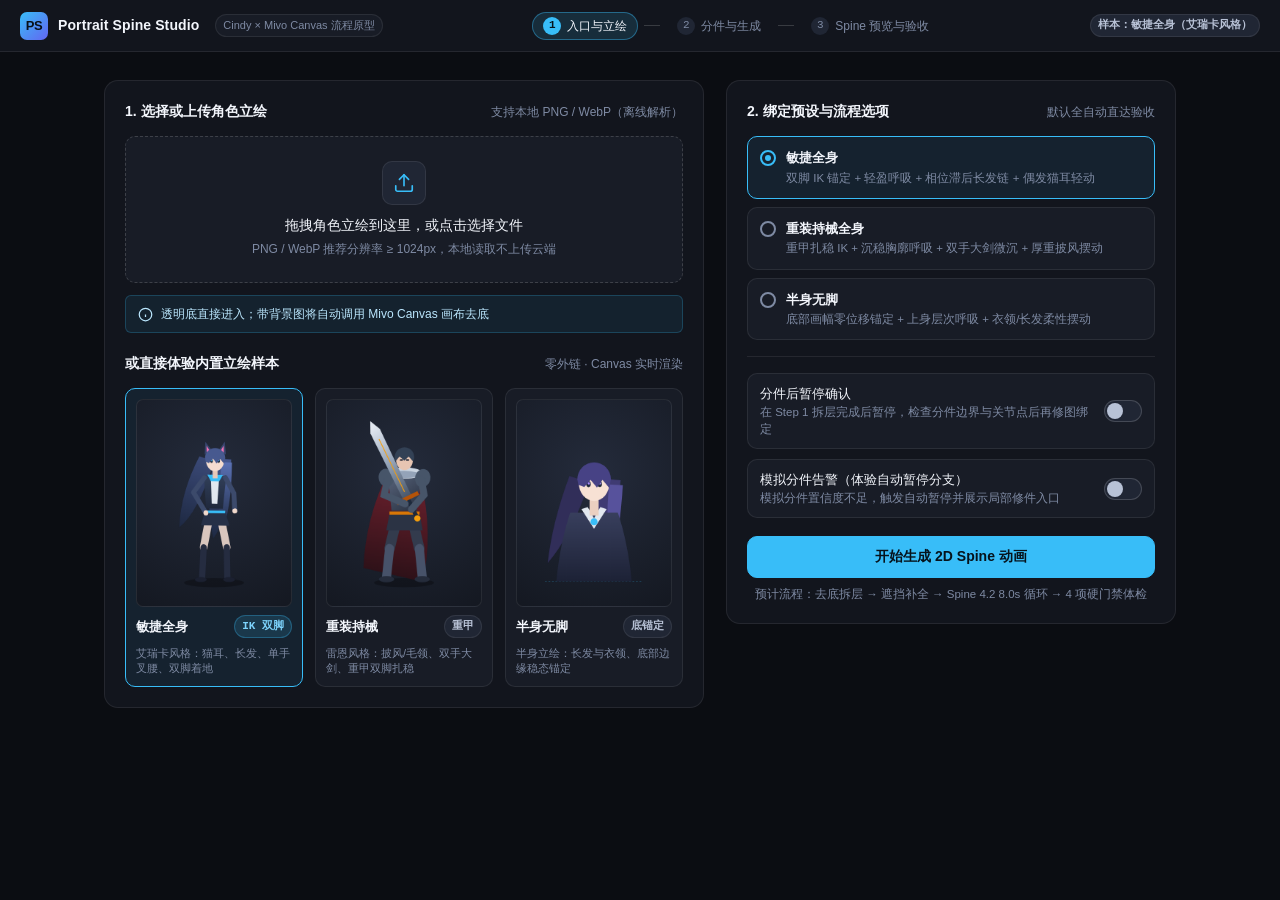
<file: docs/demo/portrait-spine-studio-demo.html>
<!DOCTYPE html>
<html lang="zh-CN">
<head>
<meta charset="UTF-8" />
<meta name="viewport" content="width=device-width, initial-scale=1.0" />
<title>Portrait Spine Studio — Cindy × Mivo Canvas 交互原型</title>
<style>
  :root {
    --bg-0: #0b0d12;
    --bg-1: #12151d;
    --bg-2: #181c26;
    --bg-3: #202634;
    --bg-hover: #262d3d;
    --border: rgba(255, 255, 255, 0.08);
    --border-strong: rgba(255, 255, 255, 0.16);
    --text-0: #f3f6fc;
    --text-1: #b8c2d6;
    --text-2: #7e8aa3;
    --accent: #38bdf8;
    --accent-dim: rgba(56, 189, 248, 0.14);
    --accent-border: rgba(56, 189, 248, 0.42);
    --ok: #10b981;
    --ok-dim: rgba(16, 185, 129, 0.14);
    --warn: #f59e0b;
    --warn-dim: rgba(245, 158, 11, 0.15);
    --danger: #f43f5e;
    --danger-dim: rgba(244, 63, 94, 0.14);
    --purple: #a78bfa;
    --radius-sm: 6px;
    --radius-md: 10px;
    --radius-lg: 14px;
    --mono: ui-monospace, SFMono-Regular, Menlo, Monaco, Consolas, "Liberation Mono", monospace;
    --sans: -apple-system, BlinkMacSystemFont, "Segoe UI", "PingFang SC", "Hiragino Sans GB", "Microsoft YaHei", sans-serif;
  }

  * { box-sizing: border-box; }
  html, body {
    margin: 0;
    padding: 0;
    height: 100%;
    background: var(--bg-0);
    color: var(--text-0);
    font-family: var(--sans);
    font-size: 13px;
    line-height: 1.5;
    -webkit-font-smoothing: antialiased;
  }

  button, input, select {
    font-family: inherit;
    font-size: inherit;
    color: inherit;
  }

  /* Scrollbar */
  ::-webkit-scrollbar { width: 6px; height: 6px; }
  ::-webkit-scrollbar-track { background: transparent; }
  ::-webkit-scrollbar-thumb { background: rgba(255,255,255,0.14); border-radius: 3px; }
  ::-webkit-scrollbar-thumb:hover { background: rgba(255,255,255,0.24); }

  /* App Shell */
  .app {
    display: flex;
    flex-direction: column;
    min-height: 100vh;
  }

  .topbar {
    height: 52px;
    padding: 0 20px;
    background: var(--bg-1);
    border-bottom: 1px solid var(--border);
    display: flex;
    align-items: center;
    justify-content: space-between;
    gap: 16px;
    position: sticky;
    top: 0;
    z-index: 30;
  }

  .brand {
    display: flex;
    align-items: center;
    gap: 10px;
  }

  .brand-mark {
    width: 28px;
    height: 28px;
    border-radius: 7px;
    background: linear-gradient(135deg, #38bdf8 0%, #6366f1 100%);
    display: grid;
    place-items: center;
    font-weight: 700;
    font-size: 13px;
    color: #081018;
    letter-spacing: -0.5px;
    flex-shrink: 0;
  }

  .brand-title {
    font-weight: 600;
    font-size: 14px;
    letter-spacing: 0.1px;
  }

  .brand-sub {
    font-size: 11px;
    color: var(--text-2);
    margin-left: 6px;
    padding: 2px 7px;
    border-radius: 999px;
    background: var(--bg-2);
    border: 1px solid var(--border);
  }

  .stepper {
    display: flex;
    align-items: center;
    gap: 6px;
  }

  .step-pill {
    display: flex;
    align-items: center;
    gap: 6px;
    padding: 4px 10px;
    border-radius: 999px;
    font-size: 12px;
    color: var(--text-2);
    background: transparent;
    border: 1px solid transparent;
    transition: all 0.2s;
  }

  .step-pill .num {
    width: 18px;
    height: 18px;
    border-radius: 50%;
    display: grid;
    place-items: center;
    font-size: 11px;
    font-family: var(--mono);
    background: var(--bg-3);
    color: var(--text-2);
  }

  .step-pill.active {
    color: var(--text-0);
    background: var(--accent-dim);
    border-color: var(--accent-border);
  }
  .step-pill.active .num {
    background: var(--accent);
    color: #06131c;
    font-weight: 700;
  }

  .step-pill.done {
    color: var(--ok);
  }
  .step-pill.done .num {
    background: var(--ok-dim);
    color: var(--ok);
  }

  .step-sep {
    width: 16px;
    height: 1px;
    background: var(--border-strong);
  }

  .topbar-actions {
    display: flex;
    align-items: center;
    gap: 10px;
  }

  /* Buttons */
  .btn {
    display: inline-flex;
    align-items: center;
    justify-content: center;
    gap: 6px;
    padding: 7px 13px;
    border-radius: var(--radius-sm);
    border: 1px solid var(--border-strong);
    background: var(--bg-2);
    color: var(--text-0);
    font-weight: 500;
    cursor: pointer;
    transition: background 0.15s, border-color 0.15s, transform 0.08s;
    user-select: none;
    white-space: nowrap;
  }
  .btn:hover { background: var(--bg-hover); border-color: rgba(255,255,255,0.25); }
  .btn:active { transform: translateY(1px); }
  .btn:disabled { opacity: 0.45; cursor: not-allowed; transform: none; }

  .btn-primary {
    background: var(--accent);
    border-color: var(--accent);
    color: #06131c;
    font-weight: 600;
  }
  .btn-primary:hover { background: #5ccbfa; border-color: #5ccbfa; }

  .btn-ok {
    background: var(--ok);
    border-color: var(--ok);
    color: #041c13;
    font-weight: 600;
  }
  .btn-ok:hover { background: #22d397; border-color: #22d397; }

  .btn-sm { padding: 5px 10px; font-size: 12px; }
  .btn-lg { padding: 11px 20px; font-size: 14px; border-radius: var(--radius-md); }

  .btn-toggle.active {
    background: var(--accent-dim);
    border-color: var(--accent-border);
    color: var(--accent);
  }

  .btn-hold.holding {
    background: var(--warn-dim);
    border-color: rgba(245, 158, 11, 0.55);
    color: #fcd34d;
  }

  /* Views */
  .view { display: none; flex: 1; }
  .view.active { display: flex; flex-direction: column; }

  /* ==================== STEP 1: UPLOAD ==================== */
  .upload-wrap {
    max-width: 1120px;
    width: 100%;
    margin: 0 auto;
    padding: 28px 24px 40px;
    display: grid;
    grid-template-columns: 1.2fr 0.9fr;
    gap: 22px;
    align-items: start;
  }

  .panel {
    background: var(--bg-1);
    border: 1px solid var(--border);
    border-radius: var(--radius-lg);
    padding: 20px;
  }

  .panel-head {
    display: flex;
    align-items: center;
    justify-content: space-between;
    margin-bottom: 14px;
  }

  .panel-title {
    font-size: 14px;
    font-weight: 600;
    color: var(--text-0);
  }

  .panel-hint {
    font-size: 12px;
    color: var(--text-2);
  }

  .dropzone {
    border: 1.5px dashed var(--border-strong);
    border-radius: var(--radius-md);
    background: var(--bg-2);
    padding: 24px 20px;
    text-align: center;
    cursor: pointer;
    transition: border-color 0.15s, background 0.15s;
    position: relative;
  }
  .dropzone:hover, .dropzone.dragover {
    border-color: var(--accent);
    background: rgba(56, 189, 248, 0.06);
  }

  .dropzone-icon {
    width: 44px;
    height: 44px;
    margin: 0 auto 10px;
    border-radius: 10px;
    background: var(--bg-3);
    border: 1px solid var(--border);
    display: grid;
    place-items: center;
    color: var(--accent);
  }

  .dropzone-main {
    font-size: 14px;
    font-weight: 500;
    margin-bottom: 4px;
  }

  .dropzone-sub {
    font-size: 12px;
    color: var(--text-2);
  }

  .notice-bar {
    margin-top: 12px;
    padding: 9px 12px;
    border-radius: var(--radius-sm);
    background: rgba(56, 189, 248, 0.08);
    border: 1px solid rgba(56, 189, 248, 0.22);
    color: #bae6fd;
    font-size: 12px;
    display: flex;
    align-items: center;
    gap: 8px;
  }

  .uploaded-preview {
    margin-top: 14px;
    padding: 12px;
    border-radius: var(--radius-md);
    background: var(--bg-2);
    border: 1px solid var(--accent-border);
    display: none;
    align-items: center;
    gap: 12px;
  }
  .uploaded-preview.show { display: flex; }

  .uploaded-thumb {
    width: 56px;
    height: 72px;
    border-radius: 6px;
    object-fit: contain;
    background: repeating-conic-gradient(#262b38 0% 25%, #1b1f29 0% 50%) 50% / 12px 12px;
    border: 1px solid var(--border);
  }

  .sample-grid {
    display: grid;
    grid-template-columns: repeat(3, 1fr);
    gap: 12px;
    margin-top: 14px;
  }

  .sample-card {
    background: var(--bg-2);
    border: 1.5px solid var(--border);
    border-radius: var(--radius-md);
    padding: 10px;
    cursor: pointer;
    transition: border-color 0.15s, background 0.15s, transform 0.12s;
    display: flex;
    flex-direction: column;
    gap: 8px;
  }
  .sample-card:hover { border-color: var(--border-strong); background: var(--bg-3); }
  .sample-card.selected {
    border-color: var(--accent);
    background: rgba(56, 189, 248, 0.08);
  }

  .sample-canvas-box {
    width: 100%;
    aspect-ratio: 3 / 4;
    border-radius: 7px;
    overflow: hidden;
    background: radial-gradient(circle at 50% 35%, #242b3b 0%, #141821 100%);
    border: 1px solid var(--border);
    display: grid;
    place-items: center;
  }
  .sample-canvas-box canvas {
    width: 100%;
    height: 100%;
    display: block;
  }

  .sample-name {
    font-weight: 600;
    font-size: 13px;
    display: flex;
    align-items: center;
    justify-content: space-between;
  }

  .sample-desc {
    font-size: 11px;
    color: var(--text-2);
    line-height: 1.4;
  }

  .tag {
    display: inline-flex;
    align-items: center;
    gap: 4px;
    padding: 2px 7px;
    border-radius: 999px;
    font-size: 11px;
    font-family: var(--mono);
    font-weight: 600;
  }
  .tag-ok { background: var(--ok-dim); color: #34d399; border: 1px solid rgba(16,185,129,0.3); }
  .tag-warn { background: var(--warn-dim); color: #fbbf24; border: 1px solid rgba(245,158,11,0.35); }
  .tag-accent { background: var(--accent-dim); color: #7dd3fc; border: 1px solid rgba(56,189,248,0.3); }
  .tag-muted { background: var(--bg-3); color: var(--text-1); border: 1px solid var(--border); }

  /* Preset Radio List */
  .preset-list {
    display: flex;
    flex-direction: column;
    gap: 8px;
  }

  .preset-item {
    display: flex;
    align-items: flex-start;
    gap: 10px;
    padding: 11px 12px;
    border-radius: var(--radius-md);
    border: 1px solid var(--border);
    background: var(--bg-2);
    cursor: pointer;
    transition: all 0.15s;
  }
  .preset-item:hover { background: var(--bg-3); }
  .preset-item.selected {
    border-color: var(--accent);
    background: rgba(56, 189, 248, 0.08);
  }
  .preset-dot {
    width: 16px;
    height: 16px;
    border-radius: 50%;
    border: 2px solid var(--text-2);
    margin-top: 2px;
    flex-shrink: 0;
    position: relative;
  }
  .preset-item.selected .preset-dot {
    border-color: var(--accent);
  }
  .preset-item.selected .preset-dot::after {
    content: "";
    position: absolute;
    inset: 3px;
    border-radius: 50%;
    background: var(--accent);
  }
  .preset-item-title { font-weight: 600; font-size: 13px; }
  .preset-item-meta { font-size: 11.5px; color: var(--text-2); margin-top: 2px; }

  /* Switch Toggles */
  .toggle-list {
    display: flex;
    flex-direction: column;
    gap: 10px;
    margin-top: 16px;
    padding-top: 16px;
    border-top: 1px solid var(--border);
  }

  .toggle-row {
    display: flex;
    align-items: center;
    justify-content: space-between;
    gap: 12px;
    padding: 10px 12px;
    border-radius: var(--radius-md);
    background: var(--bg-2);
    border: 1px solid var(--border);
    cursor: pointer;
  }
  .toggle-row-title { font-weight: 500; font-size: 13px; }
  .toggle-row-desc { font-size: 11.5px; color: var(--text-2); }

  .switch {
    position: relative;
    width: 38px;
    height: 22px;
    flex-shrink: 0;
  }
  .switch input { opacity: 0; width: 0; height: 0; }
  .switch-slider {
    position: absolute;
    inset: 0;
    border-radius: 999px;
    background: var(--bg-3);
    border: 1px solid var(--border-strong);
    transition: 0.2s;
  }
  .switch-slider::before {
    content: "";
    position: absolute;
    width: 16px;
    height: 16px;
    left: 2px;
    top: 2px;
    border-radius: 50%;
    background: var(--text-1);
    transition: 0.2s;
  }
  .switch input:checked + .switch-slider {
    background: var(--accent);
    border-color: var(--accent);
  }
  .switch input:checked + .switch-slider::before {
    transform: translateX(16px);
    background: #06131c;
  }

  .cta-wrap {
    margin-top: 18px;
    display: flex;
    flex-direction: column;
    gap: 8px;
  }

  /* ==================== STEP 2: PIPELINE ==================== */
  .pipeline-wrap {
    max-width: 1040px;
    width: 100%;
    margin: 0 auto;
    padding: 28px 24px 40px;
    display: grid;
    grid-template-columns: 1fr 1.15fr;
    gap: 20px;
    align-items: start;
  }

  .pipe-steps {
    display: flex;
    flex-direction: column;
    gap: 10px;
  }

  .pipe-step {
    padding: 13px 14px;
    border-radius: var(--radius-md);
    background: var(--bg-2);
    border: 1px solid var(--border);
    transition: border-color 0.2s, background 0.2s;
  }
  .pipe-step.running {
    border-color: var(--accent-border);
    background: rgba(56, 189, 248, 0.06);
  }
  .pipe-step.paused {
    border-color: rgba(245, 158, 11, 0.5);
    background: rgba(245, 158, 11, 0.07);
  }
  .pipe-step.done {
    border-color: rgba(16, 185, 129, 0.35);
  }

  .pipe-step-head {
    display: flex;
    align-items: center;
    justify-content: space-between;
    gap: 8px;
  }

  .pipe-step-name {
    font-weight: 600;
    font-size: 13px;
    display: flex;
    align-items: center;
    gap: 8px;
  }

  .pipe-dot {
    width: 9px;
    height: 9px;
    border-radius: 50%;
    background: var(--text-2);
    flex-shrink: 0;
  }
  .pipe-step.running .pipe-dot {
    background: var(--accent);
    box-shadow: 0 0 0 4px rgba(56,189,248,0.22);
    animation: pulse 1.2s infinite;
  }
  .pipe-step.paused .pipe-dot { background: var(--warn); }
  .pipe-step.done .pipe-dot { background: var(--ok); }

  @keyframes pulse {
    0%, 100% { transform: scale(1); opacity: 1; }
    50% { transform: scale(1.2); opacity: 0.7; }
  }

  .pipe-bar {
    height: 4px;
    border-radius: 2px;
    background: var(--bg-3);
    margin-top: 10px;
    overflow: hidden;
  }
  .pipe-bar-fill {
    height: 100%;
    width: 0%;
    background: var(--accent);
    transition: width 0.22s linear;
  }
  .pipe-step.done .pipe-bar-fill { width: 100%; background: var(--ok); }
  .pipe-step.paused .pipe-bar-fill { background: var(--warn); }

  .pipe-log {
    margin-top: 7px;
    font-size: 11.5px;
    color: var(--text-2);
    font-family: var(--mono);
  }

  .confirm-card {
    display: flex;
    flex-direction: column;
    gap: 14px;
  }

  .warn-banner {
    padding: 11px 13px;
    border-radius: var(--radius-md);
    background: var(--warn-dim);
    border: 1px solid rgba(245, 158, 11, 0.45);
    color: #fde68a;
    font-size: 12.5px;
    display: none;
  }
  .warn-banner.show { display: block; }

  .confirm-canvas-wrap {
    width: 100%;
    height: 360px;
    border-radius: var(--radius-md);
    background: radial-gradient(circle at 50% 45%, #222838 0%, #131720 100%);
    border: 1px solid var(--border);
    overflow: hidden;
    position: relative;
  }
  .confirm-canvas-wrap canvas {
    width: 100%;
    height: 100%;
    display: block;
  }

  .legend-row {
    display: flex;
    flex-wrap: wrap;
    gap: 8px;
    font-size: 11.5px;
    color: var(--text-1);
  }
  .legend-chip {
    display: inline-flex;
    align-items: center;
    gap: 5px;
    padding: 3px 8px;
    border-radius: 999px;
    background: var(--bg-2);
    border: 1px solid var(--border);
  }
  .legend-swatch {
    width: 8px;
    height: 8px;
    border-radius: 2px;
  }

  .input-row {
    display: flex;
    gap: 8px;
  }
  .text-input {
    flex: 1;
    background: var(--bg-2);
    border: 1px solid var(--border-strong);
    border-radius: var(--radius-sm);
    padding: 8px 11px;
    color: var(--text-0);
    outline: none;
    transition: border-color 0.15s;
  }
  .text-input:focus { border-color: var(--accent); }
  .text-input::placeholder { color: var(--text-2); }

  /* ==================== STEP 3: WORKBENCH ==================== */
  .workbench {
    flex: 1;
    display: grid;
    grid-template-columns: minmax(0, 1fr) 410px;
    min-height: calc(100vh - 52px);
  }

  .stage-col {
    display: flex;
    flex-direction: column;
    background: var(--bg-0);
    border-right: 1px solid var(--border);
    min-width: 0;
  }

  .viewport-toolbar {
    padding: 10px 16px;
    background: var(--bg-1);
    border-bottom: 1px solid var(--border);
    display: flex;
    align-items: center;
    justify-content: space-between;
    flex-wrap: wrap;
    gap: 10px;
  }

  .toolbar-group {
    display: flex;
    align-items: center;
    gap: 6px;
    flex-wrap: wrap;
  }

  .seg-group {
    display: inline-flex;
    background: var(--bg-2);
    border: 1px solid var(--border);
    border-radius: var(--radius-sm);
    padding: 2px;
    gap: 2px;
  }

  .seg-btn {
    border: none;
    background: transparent;
    color: var(--text-1);
    padding: 4px 9px;
    border-radius: 4px;
    font-size: 12px;
    cursor: pointer;
    transition: all 0.15s;
  }
  .seg-btn:hover { color: var(--text-0); }
  .seg-btn.active {
    background: var(--bg-3);
    color: var(--accent);
    font-weight: 600;
  }

  .canvas-stage {
    flex: 1;
    min-height: 460px;
    position: relative;
    overflow: hidden;
    display: grid;
    place-items: center;
  }

  .canvas-stage.bg-dark {
    background: radial-gradient(circle at 50% 45%, #232836 0%, #13161e 100%);
  }
  .canvas-stage.bg-light {
    background: radial-gradient(circle at 50% 45%, #eef2f7 0%, #d3dae6 100%);
  }
  .canvas-stage.bg-checker {
    background-color: #1f2430;
    background-image:
      linear-gradient(45deg, #2b3140 25%, transparent 25%),
      linear-gradient(-45deg, #2b3140 25%, transparent 25%),
      linear-gradient(45deg, transparent 75%, #2b3140 75%),
      linear-gradient(-45deg, transparent 75%, #2b3140 75%);
    background-size: 24px 24px;
    background-position: 0 0, 0 12px, 12px -12px, -12px 0;
  }

  #stageCanvas {
    width: 100%;
    height: 100%;
    display: block;
  }

  .stage-hud-tl, .stage-hud-tr {
    position: absolute;
    top: 12px;
    display: flex;
    gap: 6px;
    pointer-events: none;
  }
  .stage-hud-tl { left: 14px; }
  .stage-hud-tr { right: 14px; }

  .hud-pill {
    padding: 4px 9px;
    border-radius: 999px;
    background: rgba(11, 13, 18, 0.78);
    border: 1px solid rgba(255,255,255,0.14);
    color: var(--text-0);
    font-size: 11.5px;
    font-family: var(--mono);
    backdrop-filter: blur(6px);
  }
  .hud-pill.warn {
    background: rgba(120, 53, 15, 0.88);
    border-color: rgba(245, 158, 11, 0.65);
    color: #fde68a;
  }

  /* Timeline Footer */
  .timeline-bar {
    padding: 12px 16px 14px;
    background: var(--bg-1);
    border-top: 1px solid var(--border);
    display: flex;
    flex-direction: column;
    gap: 8px;
  }

  .timeline-top {
    display: flex;
    align-items: center;
    justify-content: space-between;
    gap: 12px;
    flex-wrap: wrap;
  }

  .time-readout {
    font-family: var(--mono);
    font-size: 12.5px;
    color: var(--text-0);
    background: var(--bg-2);
    border: 1px solid var(--border);
    padding: 4px 10px;
    border-radius: var(--radius-sm);
  }
  .time-readout span { color: var(--text-2); }

  .scrubber-wrap {
    position: relative;
    padding-top: 4px;
    padding-bottom: 16px;
  }

  input[type="range"] {
    -webkit-appearance: none;
    appearance: none;
    width: 100%;
    height: 6px;
    border-radius: 3px;
    background: var(--bg-3);
    outline: none;
    cursor: pointer;
  }
  input[type="range"]::-webkit-slider-thumb {
    -webkit-appearance: none;
    appearance: none;
    width: 14px;
    height: 14px;
    border-radius: 50%;
    background: var(--accent);
    border: 2px solid #06131c;
    box-shadow: 0 0 0 2px rgba(56,189,248,0.28);
    cursor: pointer;
  }

  .timeline-markers {
    position: absolute;
    left: 0;
    right: 0;
    bottom: 0;
    display: flex;
    justify-content: space-between;
    font-family: var(--mono);
    font-size: 10.5px;
    color: var(--text-2);
    pointer-events: none;
  }

  /* Right Inspector Panel */
  .inspector-col {
    background: var(--bg-1);
    overflow-y: auto;
    max-height: calc(100vh - 52px);
    padding: 16px;
    display: flex;
    flex-direction: column;
    gap: 16px;
  }

  .card {
    background: var(--bg-2);
    border: 1px solid var(--border);
    border-radius: var(--radius-md);
    padding: 14px;
  }

  .card-title-row {
    display: flex;
    align-items: center;
    justify-content: space-between;
    margin-bottom: 10px;
  }

  .card-title {
    font-size: 13px;
    font-weight: 600;
    color: var(--text-0);
  }

  /* Gate Grid */
  .gate-grid {
    display: grid;
    grid-template-columns: 1fr 1fr;
    gap: 7px;
  }

  .gate-item {
    padding: 8px 9px;
    border-radius: var(--radius-sm);
    background: var(--bg-1);
    border: 1px solid var(--border);
    display: flex;
    flex-direction: column;
    gap: 3px;
  }
  .gate-top {
    display: flex;
    align-items: center;
    justify-content: space-between;
    font-size: 12px;
    font-weight: 500;
  }
  .gate-val {
    font-family: var(--mono);
    font-size: 11px;
    color: var(--text-2);
  }

  /* Soft Displacement Metrics */
  .metric-list {
    margin-top: 10px;
    padding-top: 10px;
    border-top: 1px solid var(--border);
    display: flex;
    flex-direction: column;
    gap: 7px;
  }

  .metric-row {
    display: grid;
    grid-template-columns: 62px 1fr auto;
    align-items: center;
    gap: 8px;
    font-size: 12px;
  }

  .metric-bar-bg {
    height: 6px;
    border-radius: 3px;
    background: var(--bg-1);
    overflow: hidden;
    position: relative;
  }
  .metric-bar-fill {
    height: 100%;
    border-radius: 3px;
    background: var(--accent);
    transition: width 0.15s, background 0.15s;
  }
  .metric-bar-fill.warn { background: var(--warn); }

  .metric-num {
    font-family: var(--mono);
    font-size: 11px;
    color: var(--text-1);
    min-width: 112px;
    text-align: right;
  }
  .metric-num.warn { color: #fbbf24; font-weight: 600; }

  .soft-warn-box {
    margin-top: 9px;
    padding: 8px 10px;
    border-radius: var(--radius-sm);
    background: var(--warn-dim);
    border: 1px solid rgba(245, 158, 11, 0.35);
    color: #fde68a;
    font-size: 11.5px;
    display: none;
  }
  .soft-warn-box.show { display: block; }

  /* Slider Header */
  .slider-head {
    display: flex;
    align-items: center;
    justify-content: space-between;
    margin-bottom: 6px;
    font-size: 12px;
  }
  .slider-val {
    font-family: var(--mono);
    font-weight: 600;
    color: var(--accent);
  }

  /* Prompt Chips */
  .chip-row {
    display: flex;
    flex-wrap: wrap;
    gap: 6px;
    margin-bottom: 9px;
  }

  .chip {
    padding: 4px 9px;
    border-radius: 999px;
    background: var(--bg-1);
    border: 1px solid var(--border-strong);
    font-size: 11.5px;
    color: var(--text-1);
    cursor: pointer;
    transition: all 0.15s;
  }
  .chip:hover {
    border-color: var(--accent);
    color: var(--text-0);
    background: var(--accent-dim);
  }

  .agent-status {
    margin-top: 8px;
    padding: 8px 10px;
    border-radius: var(--radius-sm);
    background: rgba(56, 189, 248, 0.08);
    border: 1px solid rgba(56, 189, 248, 0.28);
    font-size: 11.5px;
    color: #bae6fd;
    display: none;
  }
  .agent-status.show { display: block; }

  .log-list {
    margin-top: 10px;
    display: flex;
    flex-direction: column;
    gap: 6px;
    max-height: 150px;
    overflow-y: auto;
  }

  .log-item {
    padding: 7px 9px;
    border-radius: var(--radius-sm);
    background: var(--bg-1);
    border: 1px solid var(--border);
    font-size: 11.5px;
  }
  .log-item-head {
    display: flex;
    justify-content: space-between;
    color: var(--text-0);
    font-weight: 500;
  }
  .log-item-meta {
    color: var(--text-2);
    font-size: 11px;
    margin-top: 2px;
    font-family: var(--mono);
  }

  /* Export Stack */
  .export-stack {
    display: flex;
    flex-direction: column;
    gap: 8px;
  }

  .export-btn {
    width: 100%;
    text-align: left;
    padding: 10px 12px;
    border-radius: var(--radius-sm);
    border: 1px solid var(--border-strong);
    background: var(--bg-1);
    cursor: pointer;
    transition: all 0.15s;
    display: flex;
    align-items: center;
    justify-content: space-between;
    gap: 10px;
  }
  .export-btn:hover {
    border-color: var(--accent);
    background: rgba(56, 189, 248, 0.07);
  }
  .export-btn-title { font-weight: 600; font-size: 12.5px; color: var(--text-0); }
  .export-btn-sub { font-size: 11px; color: var(--text-2); margin-top: 1px; }

  /* Modal */
  .modal-backdrop {
    position: fixed;
    inset: 0;
    background: rgba(6, 8, 12, 0.72);
    backdrop-filter: blur(4px);
    display: none;
    place-items: center;
    z-index: 60;
    padding: 20px;
  }
  .modal-backdrop.show { display: grid; }

  .modal {
    width: 100%;
    max-width: 520px;
    background: var(--bg-1);
    border: 1px solid var(--border-strong);
    border-radius: var(--radius-lg);
    padding: 20px;
    box-shadow: 0 24px 60px rgba(0, 0, 0, 0.55);
  }

  .modal-head {
    display: flex;
    align-items: center;
    justify-content: space-between;
    margin-bottom: 12px;
  }

  .manifest-list {
    margin: 12px 0 16px;
    border: 1px solid var(--border);
    border-radius: var(--radius-sm);
    background: var(--bg-0);
    overflow: hidden;
  }
  .manifest-row {
    display: flex;
    align-items: center;
    justify-content: space-between;
    padding: 8px 11px;
    border-bottom: 1px solid var(--border);
    font-family: var(--mono);
    font-size: 11.5px;
  }
  .manifest-row:last-child { border-bottom: none; }
  .manifest-size { color: var(--text-2); }

  .modal-foot {
    display: flex;
    justify-content: flex-end;
    gap: 8px;
  }

  @media (max-width: 960px) {
    .upload-wrap, .pipeline-wrap, .workbench {
      grid-template-columns: 1fr;
    }
    .inspector-col {
      max-height: none;
      border-top: 1px solid var(--border);
    }
    .stage-col { border-right: none; }
    .stepper { display: none; }
  }
</style>
</head>
<body>
<div class="app">
  <!-- TOPBAR -->
  <header class="topbar">
    <div class="brand">
      <div class="brand-mark">PS</div>
      <span class="brand-title">Portrait Spine Studio</span>
      <span class="brand-sub">Cindy × Mivo Canvas 流程原型</span>
    </div>

    <nav class="stepper" aria-label="流程步骤">
      <div class="step-pill active" id="navStep1"><span class="num">1</span>入口与立绘</div>
      <div class="step-sep"></div>
      <div class="step-pill" id="navStep2"><span class="num">2</span>分件与生成</div>
      <div class="step-sep"></div>
      <div class="step-pill" id="navStep3"><span class="num">3</span>Spine 预览与验收</div>
    </nav>

    <div class="topbar-actions">
      <span class="tag tag-muted" id="topAssetBadge">样本：敏捷全身（艾瑞卡风格）</span>
      <button class="btn btn-sm" id="btnBackUpload" style="display:none;">返回重新上传</button>
    </div>
  </header>

  <!-- ==================== VIEW 1: UPLOAD & CONFIG ==================== -->
  <section class="view active" id="viewStep1">
    <div class="upload-wrap">
      <!-- Left: Dropzone + Built-in Samples -->
      <div class="panel">
        <div class="panel-head">
          <div class="panel-title">1. 选择或上传角色立绘</div>
          <span class="panel-hint">支持本地 PNG / WebP（离线解析）</span>
        </div>

        <div class="dropzone" id="dropzone">
          <input type="file" id="fileInput" accept="image/png,image/webp,image/jpeg" hidden />
          <div class="dropzone-icon">
            <svg width="22" height="22" viewBox="0 0 24 24" fill="none" stroke="currentColor" stroke-width="1.8" stroke-linecap="round" stroke-linejoin="round">
              <path d="M21 15v4a2 2 0 0 1-2 2H5a2 2 0 0 1-2-2v-4"></path>
              <polyline points="17 8 12 3 7 8"></polyline>
              <line x1="12" y1="3" x2="12" y2="15"></line>
            </svg>
          </div>
          <div class="dropzone-main">拖拽角色立绘到这里，或点击选择文件</div>
          <div class="dropzone-sub">PNG / WebP 推荐分辨率 ≥ 1024px，本地读取不上传云端</div>
        </div>

        <div class="notice-bar">
          <svg width="15" height="15" viewBox="0 0 24 24" fill="none" stroke="currentColor" stroke-width="2"><circle cx="12" cy="12" r="10"/><line x1="12" y1="16" x2="12" y2="12"/><line x1="12" y1="8" x2="12.01" y2="8"/></svg>
          <span>透明底直接进入；带背景图将自动调用 Mivo Canvas 画布去底</span>
        </div>

        <div class="uploaded-preview" id="uploadedPreview">
          <img class="uploaded-thumb" id="uploadedThumb" alt="已上传立绘预览" />
          <div style="flex:1; min-width:0;">
            <div style="font-weight:600; overflow:hidden; text-overflow:ellipsis; white-space:nowrap;" id="uploadedName"></div>
            <div style="font-size:11.5px; color:var(--text-2); margin-top:2px;" id="uploadedMeta"></div>
          </div>
          <span class="tag tag-accent" id="uploadedAlphaTag">已检测</span>
          <button class="btn btn-sm" id="btnClearUpload">移除</button>
        </div>

        <div class="panel-head" style="margin-top:20px; margin-bottom:6px;">
          <div class="panel-title">或直接体验内置立绘样本</div>
          <span class="panel-hint">零外链 · Canvas 实时渲染</span>
        </div>

        <div class="sample-grid" id="sampleGrid">
          <div class="sample-card selected" data-sample="agile">
            <div class="sample-canvas-box"><canvas id="thumbAgile" width="210" height="280"></canvas></div>
            <div class="sample-name">敏捷全身 <span class="tag tag-accent">IK 双脚</span></div>
            <div class="sample-desc">艾瑞卡风格：猫耳、长发、单手叉腰、双脚着地</div>
          </div>
          <div class="sample-card" data-sample="heavy">
            <div class="sample-canvas-box"><canvas id="thumbHeavy" width="210" height="280"></canvas></div>
            <div class="sample-name">重装持械 <span class="tag tag-muted">重甲</span></div>
            <div class="sample-desc">雷恩风格：披风/毛领、双手大剑、重甲双脚扎稳</div>
          </div>
          <div class="sample-card" data-sample="bust">
            <div class="sample-canvas-box"><canvas id="thumbBust" width="210" height="280"></canvas></div>
            <div class="sample-name">半身无脚 <span class="tag tag-muted">底锚定</span></div>
            <div class="sample-desc">半身立绘：长发与衣领、底部边缘稳态锚定</div>
          </div>
        </div>
      </div>

      <!-- Right: Preset & Flow Controls -->
      <div class="panel">
        <div class="panel-head">
          <div class="panel-title">2. 绑定预设与流程选项</div>
          <span class="panel-hint">默认全自动直达验收</span>
        </div>

        <div class="preset-list" id="presetListStep1">
          <div class="preset-item selected" data-preset="agile">
            <div class="preset-dot"></div>
            <div>
              <div class="preset-item-title">敏捷全身</div>
              <div class="preset-item-meta">双脚 IK 锚定 + 轻盈呼吸 + 相位滞后长发链 + 偶发猫耳轻动</div>
            </div>
          </div>
          <div class="preset-item" data-preset="heavy">
            <div class="preset-dot"></div>
            <div>
              <div class="preset-item-title">重装持械全身</div>
              <div class="preset-item-meta">重甲扎稳 IK + 沉稳胸廓呼吸 + 双手大剑微沉 + 厚重披风摆动</div>
            </div>
          </div>
          <div class="preset-item" data-preset="bust">
            <div class="preset-dot"></div>
            <div>
              <div class="preset-item-title">半身无脚</div>
              <div class="preset-item-meta">底部画幅零位移锚定 + 上身层次呼吸 + 衣领/长发柔性摆动</div>
            </div>
          </div>
        </div>

        <div class="toggle-list">
          <label class="toggle-row">
            <div>
              <div class="toggle-row-title">分件后暂停确认</div>
              <div class="toggle-row-desc">在 Step 1 拆层完成后暂停，检查分件边界与关节点后再修图绑定</div>
            </div>
            <span class="switch">
              <input type="checkbox" id="chkPauseAfterSplit" />
              <span class="switch-slider"></span>
            </span>
          </label>

          <label class="toggle-row">
            <div>
              <div class="toggle-row-title">模拟分件告警（体验自动暂停分支）</div>
              <div class="toggle-row-desc">模拟分件置信度不足，触发自动暂停并展示局部修件入口</div>
            </div>
            <span class="switch">
              <input type="checkbox" id="chkSimulateWarn" />
              <span class="switch-slider"></span>
            </span>
          </label>
        </div>

        <div class="cta-wrap">
          <button class="btn btn-primary btn-lg" id="btnStartGenerate">开始生成 2D Spine 动画</button>
          <div style="font-size:11.5px; color:var(--text-2); text-align:center;">
            预计流程：去底拆层 → 遮挡补全 → Spine 4.2 8.0s 循环 → 4 项硬门禁体检
          </div>
        </div>
      </div>
    </div>
  </section>

  <!-- ==================== VIEW 2: PIPELINE & CONDITIONAL PAUSE ==================== -->
  <section class="view" id="viewStep2">
    <div class="pipeline-wrap">
      <div class="panel">
        <div class="panel-head">
          <div class="panel-title">本地自动化生成管线</div>
          <span class="tag tag-accent" id="pipeStatusTag">执行中</span>
        </div>

        <div class="pipe-steps">
          <div class="pipe-step" id="pipeStep1">
            <div class="pipe-step-head">
              <div class="pipe-step-name"><span class="pipe-dot"></span>1. Mivo Canvas 自动去底 & 语义拆层</div>
              <span class="tag tag-muted" id="pipeTime1">等待中</span>
            </div>
            <div class="pipe-bar"><div class="pipe-bar-fill" id="pipeFill1"></div></div>
            <div class="pipe-log" id="pipeLog1">准备读取原图 Alpha 通道与人体语义掩码...</div>
          </div>

          <div class="pipe-step" id="pipeStep2">
            <div class="pipe-step-head">
              <div class="pipe-step-name"><span class="pipe-dot"></span>2. Mivo Canvas 遮挡修图补全</div>
              <span class="tag tag-muted" id="pipeTime2">等待中</span>
            </div>
            <div class="pipe-bar"><div class="pipe-bar-fill" id="pipeFill2"></div></div>
            <div class="pipe-log" id="pipeLog2">等待分件结果，对颈部/肩部/发后遮挡区域进行无痕补全...</div>
          </div>

          <div class="pipe-step" id="pipeStep3">
            <div class="pipe-step-head">
              <div class="pipe-step-name"><span class="pipe-dot"></span>3. Spine 4.2 骨架绑定与 8s 谐波待机循环</div>
              <span class="tag tag-muted" id="pipeTime3">等待中</span>
            </div>
            <div class="pipe-bar"><div class="pipe-bar-fill" id="pipeFill3"></div></div>
            <div class="pipe-log" id="pipeLog3">等待构建父子骨骼树、IK 锚点与周期严格闭环曲线...</div>
          </div>

          <div class="pipe-step" id="pipeStep4">
            <div class="pipe-step-head">
              <div class="pipe-step-name"><span class="pipe-dot"></span>4. 4 项硬门禁与位移幅度体检</div>
              <span class="tag tag-muted" id="pipeTime4">等待中</span>
            </div>
            <div class="pipe-bar"><div class="pipe-bar-fill" id="pipeFill4"></div></div>
            <div class="pipe-log" id="pipeLog4">等待校验静止还原、首尾归零、零内部破洞与 IK 稳态...</div>
          </div>
        </div>
      </div>

      <!-- Right: Live preview or Conditional Split-Confirm Card -->
      <div class="panel confirm-card">
        <div class="panel-head" style="margin-bottom:0;">
          <div class="panel-title" id="confirmCardTitle">实时处理预览</div>
          <span class="tag tag-muted" id="confirmCardBadge">自动流转</span>
        </div>

        <div class="warn-banner" id="splitWarnBanner">
          <strong>分件置信度告警（已自动暂停）</strong>：检测到右侧披风/长发边缘与肩部存在 18% 像素粘连，建议核对分件色块或输入局部修件说明后再进入遮挡补全。
        </div>

        <div class="confirm-canvas-wrap">
          <canvas id="confirmCanvas" width="520" height="360"></canvas>
        </div>

        <div class="legend-row">
          <span class="legend-chip"><span class="legend-swatch" style="background:#38bdf8;"></span>头部 / 耳部</span>
          <span class="legend-chip"><span class="legend-swatch" style="background:#a78bfa;"></span>长发 / 披风软体链</span>
          <span class="legend-chip"><span class="legend-swatch" style="background:#34d399;"></span>胸廓 / 躯干</span>
          <span class="legend-chip"><span class="legend-swatch" style="background:#f59e0b;"></span>双臂 / 武器</span>
          <span class="legend-chip"><span class="legend-swatch" style="background:#f43f5e;"></span>关节点 / IK 锚点</span>
        </div>

        <div id="pauseControls" style="display:none; flex-direction:column; gap:10px; padding-top:8px; border-top:1px solid var(--border);">
          <div style="font-size:12px; color:var(--text-1); font-weight:500;">可选：自然语言快速修件（直接作用于当前分件掩码）</div>
          <div class="input-row">
            <input type="text" class="text-input" id="splitFixInput" placeholder="例如：把右侧披风单独拆成软体链" />
            <button class="btn" id="btnApplySplitFix">应用修件</button>
          </div>
          <div id="splitFixFeedback" style="font-size:11.5px; color:#34d399; display:none;"></div>
          <div style="display:flex; justify-content:flex-end; gap:8px; margin-top:4px;">
            <button class="btn btn-sm" id="btnCancelPipe">返回重选</button>
            <button class="btn btn-ok" id="btnConfirmContinue">确认无误，继续生成</button>
          </div>
        </div>
      </div>
    </div>
  </section>

  <!-- ==================== VIEW 3: SPINE WORKBENCH ==================== -->
  <section class="view" id="viewStep3">
    <div class="workbench">
      <!-- Left: Viewport + Timeline -->
      <div class="stage-col">
        <div class="viewport-toolbar">
          <div class="toolbar-group">
            <span style="font-size:11.5px; color:var(--text-2); margin-right:2px;">背景</span>
            <div class="seg-group" id="bgSwitch">
              <button class="seg-btn active" data-bg="dark">深灰</button>
              <button class="seg-btn" data-bg="light">浅灰</button>
              <button class="seg-btn" data-bg="checker">棋盘格透明底</button>
            </div>
          </div>

          <div class="toolbar-group">
            <button class="btn btn-sm btn-hold" id="btnHoldFrame0" title="按住鼠标或按住键盘 C 键对比第 0 帧原图">按住对比第 0 帧原图</button>
            <button class="btn btn-sm btn-toggle" id="btnToggleParts">分件色块叠加</button>
            <button class="btn btn-sm btn-toggle" id="btnToggleRig">骨骼 & IK 线框叠加</button>
          </div>
        </div>

        <div class="canvas-stage bg-dark" id="canvasStage">
          <canvas id="stageCanvas"></canvas>
          <div class="stage-hud-tl">
            <div class="hud-pill" id="hudPreset">预设：敏捷全身</div>
            <div class="hud-pill" id="hudGain">gain: 1.00x</div>
          </div>
          <div class="stage-hud-tr">
            <div class="hud-pill warn" id="hudFrame0" style="display:none;">静止对比：第 0 帧原图（maxRGBA 0.8）</div>
            <div class="hud-pill" id="hudLoop">Spine 4.2 · 8.0s 无缝闭环</div>
          </div>
        </div>

        <div class="timeline-bar">
          <div class="timeline-top">
            <div class="toolbar-group">
              <button class="btn btn-sm btn-primary" id="btnPlayPause">暂停</button>
              <div class="seg-group" id="speedSwitch">
                <button class="seg-btn" data-speed="0.5">0.5x</button>
                <button class="seg-btn active" data-speed="1">1.0x</button>
              </div>
            </div>
            <div class="time-readout" id="timeReadout">0.00s <span>/ 8.00s · F000/240</span></div>
          </div>
          <div class="scrubber-wrap">
            <input type="range" id="timelineSlider" min="0" max="8" step="0.01" value="0" />
            <div class="timeline-markers">
              <span>0.0s（起点 = 终点）</span>
              <span>4.0s（半周期）</span>
              <span>8.0s（归零闭环）</span>
            </div>
          </div>
        </div>
      </div>

      <!-- Right: Acceptance, Tuning, NL Edit, Export -->
      <aside class="inspector-col">
        <!-- 1. 质量体检单 -->
        <div class="card">
          <div class="card-title-row">
            <div class="card-title">质量体检单</div>
            <span class="tag tag-ok" id="overallHealthTag">4/4 硬门禁 PASS</span>
          </div>

          <div class="gate-grid">
            <div class="gate-item">
              <div class="gate-top"><span>静止还原</span><span class="tag tag-ok">PASS</span></div>
              <div class="gate-val" id="gateStaticVal">maxRGBA 0.8 ≤ 2</div>
            </div>
            <div class="gate-item">
              <div class="gate-top"><span>首尾归零</span><span class="tag tag-ok">PASS</span></div>
              <div class="gate-val">Δ 0.00px (严格=0)</div>
            </div>
            <div class="gate-item">
              <div class="gate-top"><span>零内部破洞</span><span class="tag tag-ok">PASS</span></div>
              <div class="gate-val">0 holes / 0 tears</div>
            </div>
            <div class="gate-item">
              <div class="gate-top"><span>IK 锚点稳态</span><span class="tag tag-ok">PASS</span></div>
              <div class="gate-val" id="gateIkVal">0.42px ≤ 1.5px</div>
            </div>
          </div>

          <div class="metric-list" id="metricList">
            <div class="metric-row">
              <span>头部</span>
              <div class="metric-bar-bg"><div class="metric-bar-fill" id="barHead"></div></div>
              <div class="metric-num" id="valHead">2.6px (1.5–4.0)</div>
            </div>
            <div class="metric-row">
              <span>胸廓</span>
              <div class="metric-bar-bg"><div class="metric-bar-fill" id="barChest"></div></div>
              <div class="metric-num" id="valChest">4.2px (2.5–6.0)</div>
            </div>
            <div class="metric-row">
              <span>胯部</span>
              <div class="metric-bar-bg"><div class="metric-bar-fill" id="barHips"></div></div>
              <div class="metric-num" id="valHips">2.1px (1.0–3.5)</div>
            </div>
            <div class="metric-row">
              <span>发梢/披风</span>
              <div class="metric-bar-bg"><div class="metric-bar-fill" id="barHair"></div></div>
              <div class="metric-num" id="valHair">8.8px (4.0–13.0)</div>
            </div>
          </div>

          <div class="soft-warn-box" id="softWarnBox">
            <strong>软提示 WARN</strong>：当前位移幅度超出预设推荐上限，画面可能显得略微浮躁；建议将全局幅度 <code>gain</code> 回调至 1.25x 以内或做局部限幅。
          </div>
        </div>

        <!-- 2. 快捷调参 -->
        <div class="card">
          <div class="card-title-row">
            <div class="card-title">快捷调参</div>
            <button class="btn btn-sm" id="btnResetTuning" style="padding:3px 8px; font-size:11px;">重置曲线</button>
          </div>

          <div style="margin-bottom:12px;">
            <div style="font-size:11.5px; color:var(--text-2); margin-bottom:6px;">切换绑定预设</div>
            <div class="seg-group" id="workbenchPresetSwitch" style="width:100%; display:grid; grid-template-columns:repeat(3,1fr);">
              <button class="seg-btn active" data-preset="agile">敏捷全身</button>
              <button class="seg-btn" data-preset="heavy">重装持械</button>
              <button class="seg-btn" data-preset="bust">半身无脚</button>
            </div>
          </div>

          <div>
            <div class="slider-head">
              <span>全局幅度 <code style="color:var(--text-2);">gain</code></span>
              <span class="slider-val" id="gainValLabel">1.00x</span>
            </div>
            <input type="range" id="gainSlider" min="0.5" max="1.6" step="0.05" value="1.0" />
            <div style="display:flex; justify-content:space-between; font-size:10.5px; color:var(--text-2); font-family:var(--mono); margin-top:4px;">
              <span>0.5x 极轻</span>
              <span>1.0x 标准</span>
              <span>1.35x+ 软告警</span>
              <span>1.6x</span>
            </div>
          </div>
        </div>

        <!-- 3. 自然语言局部修改 -->
        <div class="card">
          <div class="card-title-row">
            <div class="card-title">自然语言局部修改</div>
            <span class="tag tag-accent">最小重跑层</span>
          </div>

          <div class="chip-row" id="nlChips">
            <button class="chip" data-prompt="右边长发摆动幅度加大">右边长发摆动幅度加大</button>
            <button class="chip" data-prompt="左手固定别动">左手固定别动</button>
            <button class="chip" data-prompt="整体呼吸更柔和些">整体呼吸更柔和些</button>
          </div>

          <div class="input-row">
            <input type="text" class="text-input" id="nlInput" placeholder="输入局部修改指令，例如：右边长发摆动加大" />
            <button class="btn btn-primary" id="btnSendNl">发送调整</button>
          </div>

          <div class="agent-status" id="agentStatus"></div>

          <div class="log-list" id="nlLogList">
            <div class="log-item">
              <div class="log-item-head"><span>初始生成完成</span><span style="color:var(--ok);">v1</span></div>
              <div class="log-item-meta">8.0s 谐波循环已生成 · 所有硬门禁通过</div>
            </div>
          </div>
        </div>

        <!-- 4. 导出区 -->
        <div class="card">
          <div class="card-title-row">
            <div class="card-title">导出交付</div>
            <span class="panel-hint">本地直接落盘</span>
          </div>

          <div class="export-stack">
            <button class="export-btn" data-export="spine">
              <div>
                <div class="export-btn-title">导出 Spine 4.2 工程包</div>
                <div class="export-btn-sub">.spine.json + images/ 分件图 + 体检单 JSON</div>
              </div>
              <span class="tag tag-accent">工程</span>
            </button>

            <button class="export-btn" data-export="preview">
              <div>
                <div class="export-btn-title">导出深/浅底预览视频</div>
                <div class="export-btn-sub">1080p 60fps MP4（深灰 & 浅灰双背景审片版）</div>
              </div>
              <span class="tag tag-muted">审片</span>
            </button>

            <button class="export-btn" data-export="webalpha">
              <div>
                <div class="export-btn-title">按需导出网页透明视频</div>
                <div class="export-btn-sub">packed H.264/AV1 MP4 + native WebM + poster.webp</div>
              </div>
              <span class="tag tag-ok">Web</span>
            </button>
          </div>
        </div>
      </aside>
    </div>
  </section>
</div>

<!-- EXPORT MODAL -->
<div class="modal-backdrop" id="exportModal">
  <div class="modal">
    <div class="modal-head">
      <div>
        <div style="font-size:15px; font-weight:600;" id="modalTitle">导出产物</div>
        <div style="font-size:12px; color:var(--text-2); margin-top:2px;" id="modalSub"></div>
      </div>
      <span class="tag tag-ok" id="modalStateTag">导出完成</span>
    </div>

    <div class="pipe-bar" style="margin:6px 0 12px;">
      <div class="pipe-bar-fill" id="modalProgress" style="width:0%;"></div>
    </div>

    <div class="manifest-list" id="modalManifest"></div>

    <div style="font-size:11.5px; color:var(--text-2); margin-bottom:14px;" id="modalFooterNote">
      输出目录：<code>exports/portrait-spine-2026-11-20/</code>（原型演示，不写入磁盘）
    </div>

    <div class="modal-foot">
      <button class="btn btn-sm" id="btnCopyManifest">复制清单</button>
      <button class="btn btn-primary btn-sm" id="btnCloseModal">完成</button>
    </div>
  </div>
</div>

<script>
(() => {
  'use strict';

  // ==================== STATE & PRESET DEFINITIONS ====================
  const PRESETS = {
    agile: {
      id: 'agile',
      name: '敏捷全身',
      sampleLabel: '敏捷全身（艾瑞卡风格）',
      ikLabel: '0.42px ≤ 1.5px',
      staticLabel: 'maxRGBA 0.8 ≤ 2',
      baseMetrics: {
        head:  { base: 2.6, min: 1.5, max: 4.0 },
        chest: { base: 4.2, min: 2.5, max: 6.0 },
        hips:  { base: 2.1, min: 1.0, max: 3.5 },
        hair:  { base: 8.8, min: 4.0, max: 13.0 }
      }
    },
    heavy: {
      id: 'heavy',
      name: '重装持械全身',
      sampleLabel: '重装持械（雷恩风格）',
      ikLabel: '0.28px ≤ 1.5px',
      staticLabel: 'maxRGBA 0.6 ≤ 2',
      baseMetrics: {
        head:  { base: 1.8, min: 1.0, max: 3.0 },
        chest: { base: 3.6, min: 2.0, max: 5.2 },
        hips:  { base: 1.2, min: 0.6, max: 2.2 },
        hair:  { base: 6.4, min: 3.0, max: 10.0 }
      }
    },
    bust: {
      id: 'bust',
      name: '半身无脚',
      sampleLabel: '半身无脚（立绘半身）',
      ikLabel: '0.00px ≤ 1.5px (底锚)',
      staticLabel: 'maxRGBA 0.5 ≤ 2',
      baseMetrics: {
        head:  { base: 2.2, min: 1.2, max: 3.5 },
        chest: { base: 3.8, min: 2.0, max: 5.5 },
        hips:  { base: 0.0, min: 0.0, max: 0.5 },
        hair:  { base: 7.5, min: 3.5, max: 11.5 }
      }
    }
  };

  const state = {
    step: 1,
    sourceType: 'sample', // 'sample' | 'upload'
    sampleId: 'agile',
    presetId: 'agile',
    uploadedImg: null,
    uploadedMeta: null,
    pauseAfterSplit: false,
    simulateWarn: false,
    splitFixNotes: [],

    // Workbench playback & overlays
    playing: true,
    speed: 1.0,
    time: 0.0,
    duration: 8.0,
    bg: 'dark',
    holdFrame0: false,
    showParts: false,
    showRig: false,

    // Tuning & NL overrides
    gain: 1.0,
    rightHairBoost: 1.0,
    leftArmLocked: false,
    breathSoftness: 1.0,
    earTwitchBoost: 1.0,
    version: 1,

    // Pipeline timers
    pipeTimers: [],
    pipePaused: false
  };

  // ==================== DOM REFS ====================
  const $ = (id) => document.getElementById(id);
  const viewStep1 = $('viewStep1');
  const viewStep2 = $('viewStep2');
  const viewStep3 = $('viewStep3');
  const navStep1 = $('navStep1');
  const navStep2 = $('navStep2');
  const navStep3 = $('navStep3');
  const btnBackUpload = $('btnBackUpload');
  const topAssetBadge = $('topAssetBadge');

  // ==================== HARMONIC KINEMATICS (STRICT 8.0s LOOP) ====================
  // All periodic terms use integer multiples of 2*PI*t/8, so f(0) === f(8.0)
  function computeKinematics(t, presetId, opts = {}) {
    const T = 8.0;
    const w = (2 * Math.PI * t) / T;
    const gain = opts.gain ?? state.gain;
    const soft = opts.breathSoftness ?? state.breathSoftness;
    const hairBoost = opts.rightHairBoost ?? state.rightHairBoost;
    const lockLeftArm = opts.leftArmLocked ?? state.leftArmLocked;
    const earBoost = opts.earTwitchBoost ?? state.earTwitchBoost;

    // 2 cycles per 8s for breathing (4s breath cycle)
    const breath1 = (1 - Math.cos(2 * w)) * 0.5; // 0 at t=0,4,8; 1 at t=2,6
    const breathSlow = Math.sin(w);              // 0 at t=0,4,8
    const secondary = Math.sin(2 * w - 0.55) - Math.sin(-0.55);
    const hairWave1 = Math.sin(2 * w - 0.85) - Math.sin(-0.85);
    const hairWave2 = Math.sin(3 * w - 1.25) - Math.sin(-1.25);

    // Occasional ear twitch around t=5.2s (strictly 0 at t=0 and t=8)
    const earDist = Math.abs(t - 5.2);
    const earTwitch = earDist < 0.45
      ? Math.pow(Math.cos((earDist / 0.45) * (Math.PI / 2)), 2) * Math.sin((t - 4.75) * 18) * earBoost
      : 0;

    if (presetId === 'agile') {
      return {
        hipsX: breathSlow * 3.2 * gain,
        hipsY: breath1 * 2.4 * gain * soft,
        chestY: -breath1 * 5.2 * gain * soft,
        chestRot: breathSlow * 0.024 * gain * soft,
        headY: -breath1 * 1.8 * gain * soft,
        headRot: -breathSlow * 0.018 * gain * soft + secondary * 0.008 * gain,
        leftArmRot: lockLeftArm ? 0 : (breath1 * 0.032 + breathSlow * 0.015) * gain,
        rightArmRot: (-breath1 * 0.045 + secondary * 0.028) * gain,
        hairL: (hairWave1 * 0.075 + hairWave2 * 0.035) * gain,
        hairR: (hairWave1 * 0.085 + hairWave2 * 0.045) * gain * hairBoost,
        cape: 0,
        earTwitch: earTwitch * 0.16 * gain,
        swordY: 0,
        ikFootPin: true
      };
    }

    if (presetId === 'heavy') {
      return {
        hipsX: breathSlow * 1.6 * gain,
        hipsY: breath1 * 1.5 * gain * soft,
        chestY: -breath1 * 4.5 * gain * soft,
        chestRot: breathSlow * 0.014 * gain * soft,
        headY: -breath1 * 1.4 * gain * soft,
        headRot: -breathSlow * 0.010 * gain * soft,
        leftArmRot: lockLeftArm ? 0 : breath1 * 0.022 * gain,
        rightArmRot: -breath1 * 0.022 * gain,
        hairL: (hairWave1 * 0.035) * gain,
        hairR: (hairWave1 * 0.045) * gain * hairBoost,
        cape: (hairWave1 * 0.09 + hairWave2 * 0.04) * gain * hairBoost,
        earTwitch: 0,
        swordY: breath1 * 2.2 * gain * soft,
        ikFootPin: true
      };
    }

    // bust
    return {
      hipsX: 0,
      hipsY: 0,
      chestY: -breath1 * 4.4 * gain * soft,
      chestRot: breathSlow * 0.016 * gain * soft,
      headY: -breath1 * 1.6 * gain * soft,
      headRot: -breathSlow * 0.014 * gain * soft + secondary * 0.007 * gain,
      leftArmRot: lockLeftArm ? 0 : breath1 * 0.02 * gain,
      rightArmRot: -breath1 * 0.02 * gain,
      hairL: (hairWave1 * 0.07 + hairWave2 * 0.03) * gain,
      hairR: (hairWave1 * 0.085 + hairWave2 * 0.04) * gain * hairBoost,
      cape: 0,
      earTwitch: 0,
      swordY: 0,
      ikFootPin: false
    };
  }

  // ==================== CHARACTER RENDERER (100% OFFLINE VECTOR/CANVAS) ====================
  function drawPortraitScene(ctx, W, H, t, options = {}) {
    const presetId = options.presetId || state.presetId;
    const sourceType = options.sourceType || state.sourceType;
    const sampleId = options.sampleId || state.sampleId;
    const showParts = !!options.showParts;
    const showRig = !!options.showRig;
    const kin = computeKinematics(t, presetId, options);

    ctx.clearRect(0, 0, W, H);

    // Coordinate system normalized around center
    const cx = W * 0.5;
    const scale = Math.min(W / 440, H / 520);
    const baseY = H * 0.88;

    ctx.save();
    ctx.translate(cx, baseY);
    ctx.scale(scale, scale);

    // Subtle ground shadow / anchor line
    if (presetId !== 'bust') {
      ctx.save();
      ctx.fillStyle = 'rgba(0,0,0,0.28)';
      ctx.beginPath();
      ctx.ellipse(0, 4, 86, 13, 0, 0, Math.PI * 2);
      ctx.fill();
      ctx.restore();
    } else {
      ctx.save();
      ctx.strokeStyle = 'rgba(56,189,248,0.35)';
      ctx.setLineDash([5, 5]);
      ctx.lineWidth = 1.5;
      ctx.beginPath();
      ctx.moveTo(-140, 0);
      ctx.lineTo(140, 0);
      ctx.stroke();
      ctx.restore();
    }

    let rigPoints = null;

    if (sourceType === 'upload' && state.uploadedImg) {
      rigPoints = drawUploadedPortrait(ctx, state.uploadedImg, presetId, kin);
    } else {
      const charType = options.forceSample || sampleId;
      if (charType === 'agile') {
        rigPoints = drawAgileCharacter(ctx, kin);
      } else if (charType === 'heavy') {
        rigPoints = drawHeavyCharacter(ctx, kin);
      } else {
        rigPoints = drawBustCharacter(ctx, kin);
      }
    }

    if (showParts && rigPoints) {
      drawPartOverlays(ctx, rigPoints, presetId);
    }
    if (showRig && rigPoints) {
      drawRigOverlay(ctx, rigPoints, presetId);
    }

    ctx.restore();
  }

  // Stylized Character 1: Agile (Erica-inspired: cat ears, long hair, hand on hip, feet pinned)
  function drawAgileCharacter(ctx, k) {
    const hip = { x: k.hipsX, y: -195 + k.hipsY };
    const chest = { x: hip.x * 0.9, y: hip.y - 78 + k.chestY };
    const neck = { x: chest.x + Math.sin(k.chestRot) * 28, y: chest.y - 36 };
    const head = { x: neck.x, y: neck.y - 32 + k.headY };
    const footL = { x: -34, y: 0 };
    const footR = { x: 38, y: 0 };

    // Back long hair (2 flowing chains)
    const drawHairStrand = (ox, oy, angle, len, wTop, wBot, color) => {
      ctx.save();
      ctx.translate(ox, oy);
      ctx.rotate(angle);
      const grad = ctx.createLinearGradient(0, 0, 0, len);
      grad.addColorStop(0, color);
      grad.addColorStop(1, '#1e2942');
      ctx.fillStyle = grad;
      ctx.beginPath();
      ctx.moveTo(-wTop, 0);
      ctx.quadraticCurveTo(-wBot * 1.15, len * 0.55, -wBot * 0.3, len);
      ctx.quadraticCurveTo(wBot * 0.8, len * 0.72, wTop, 0);
      ctx.closePath();
      ctx.fill();
      ctx.restore();
    };

    // Back hair volume
    drawHairStrand(head.x - 24, head.y - 4, 0.14 + k.hairL, 210, 22, 34, '#3b4a78');
    drawHairStrand(head.x + 22, head.y - 4, -0.16 + k.hairR, 228, 24, 38, '#465890');
    drawHairStrand(head.x + 34, head.y + 6, -0.24 + k.hairR * 1.25, 196, 14, 24, '#5b72b5');

    // Legs (IK pinned feet -> knees -> hips)
    const kneeL = { x: (hip.x - 20 + footL.x) * 0.5 - 4, y: (hip.y + footL.y) * 0.5 };
    const kneeR = { x: (hip.x + 22 + footR.x) * 0.5 + 5, y: (hip.y + footR.y) * 0.5 };

    const drawLeg = (hx, hy, kx, ky, fx, fy) => {
      ctx.save();
      ctx.lineCap = 'round';
      ctx.lineJoin = 'round';
      // Thigh
      ctx.strokeStyle = '#d9c6be';
      ctx.lineWidth = 22;
      ctx.beginPath(); ctx.moveTo(hx, hy); ctx.lineTo(kx, ky); ctx.stroke();
      // Boot / Shin
      ctx.strokeStyle = '#252c40';
      ctx.lineWidth = 18;
      ctx.beginPath(); ctx.moveTo(kx, ky); ctx.lineTo(fx, fy - 12); ctx.stroke();
      // Foot
      ctx.fillStyle = '#1b2030';
      ctx.beginPath();
      ctx.ellipse(fx + (fx < 0 ? -4 : 5), fy - 5, 17, 7, 0, 0, Math.PI * 2);
      ctx.fill();
      ctx.restore();
    };

    drawLeg(hip.x - 16, hip.y + 10, kneeL.x, kneeL.y, footL.x, footL.y);
    drawLeg(hip.x + 16, hip.y + 10, kneeR.x, kneeR.y, footR.x, footR.y);

    // Skirt / Shorts & Belt
    ctx.save();
    ctx.translate(hip.x, hip.y);
    ctx.rotate(k.chestRot * 0.45);
    ctx.fillStyle = '#263047';
    ctx.beginPath();
    ctx.moveTo(-28, -8);
    ctx.lineTo(28, -8);
    ctx.lineTo(42, 34);
    ctx.lineTo(-40, 34);
    ctx.closePath();
    ctx.fill();
    // Accent belt
    ctx.fillStyle = '#38bdf8';
    ctx.fillRect(-29, -8, 58, 7);
    ctx.restore();

    // Torso / Jacket
    ctx.save();
    ctx.translate(chest.x, chest.y);
    ctx.rotate(k.chestRot);
    const torsoGrad = ctx.createLinearGradient(0, -34, 0, 74);
    torsoGrad.addColorStop(0, '#33415c');
    torsoGrad.addColorStop(1, '#1f283b');
    ctx.fillStyle = torsoGrad;
    ctx.beginPath();
    ctx.moveTo(-32, -26);
    ctx.lineTo(32, -26);
    ctx.lineTo(24, 68);
    ctx.lineTo(-24, 68);
    ctx.closePath();
    ctx.fill();
    // Inner vest highlight
    ctx.fillStyle = '#e2e8f0';
    ctx.beginPath();
    ctx.moveTo(-12, -24);
    ctx.lineTo(12, -24);
    ctx.lineTo(8, 54);
    ctx.lineTo(-8, 54);
    ctx.closePath();
    ctx.fill();
    // Cyan scarf/collar accent
    ctx.fillStyle = '#38bdf8';
    ctx.beginPath();
    ctx.moveTo(-22, -28);
    ctx.lineTo(22, -28);
    ctx.lineTo(12, -10);
    ctx.lineTo(-12, -10);
    ctx.closePath();
    ctx.fill();
    ctx.restore();

    // Left Arm (hand on hip!)
    const shL = { x: chest.x - 30, y: chest.y - 20 };
    const elbowL = { x: shL.x - 32 + Math.sin(k.leftArmRot) * 18, y: shL.y + 42 };
    const handL = { x: hip.x - 26, y: hip.y - 2 + Math.sin(k.leftArmRot) * 6 };
    ctx.save();
    ctx.strokeStyle = '#3c4a6b';
    ctx.lineWidth = 14;
    ctx.lineCap = 'round';
    ctx.lineJoin = 'round';
    ctx.beginPath();
    ctx.moveTo(shL.x, shL.y);
    ctx.lineTo(elbowL.x, elbowL.y);
    ctx.lineTo(handL.x, handL.y);
    ctx.stroke();
    ctx.fillStyle = '#f2d9cc';
    ctx.beginPath(); ctx.arc(handL.x, handL.y, 7, 0, Math.PI * 2); ctx.fill();
    ctx.restore();

    // Right Arm (relaxed agile sway)
    const shR = { x: chest.x + 30, y: chest.y - 20 };
    ctx.save();
    ctx.translate(shR.x, shR.y);
    ctx.rotate(-0.18 + k.rightArmRot);
    ctx.strokeStyle = '#3c4a6b';
    ctx.lineWidth = 14;
    ctx.lineCap = 'round';
    ctx.beginPath(); ctx.moveTo(0, 0); ctx.lineTo(16, 48); ctx.lineTo(10, 96); ctx.stroke();
    ctx.fillStyle = '#f2d9cc';
    ctx.beginPath(); ctx.arc(10, 98, 7, 0, Math.PI * 2); ctx.fill();
    ctx.restore();

    // Neck & Head + Cat Ears
    ctx.save();
    ctx.fillStyle = '#e7c8b8';
    ctx.fillRect(neck.x - 7, neck.y - 6, 14, 24);
    ctx.translate(head.x, head.y);
    ctx.rotate(k.headRot);

    // Cat Ears (left & right, right ear twitches!)
    const drawEar = (ex, ey, rot) => {
      ctx.save();
      ctx.translate(ex, ey);
      ctx.rotate(rot);
      ctx.fillStyle = '#38466e';
      ctx.beginPath();
      ctx.moveTo(-12, 6);
      ctx.lineTo(0, -28);
      ctx.lineTo(13, 6);
      ctx.closePath();
      ctx.fill();
      ctx.fillStyle = '#f472b6';
      ctx.beginPath();
      ctx.moveTo(-5, 3);
      ctx.lineTo(0, -16);
      ctx.lineTo(6, 3);
      ctx.closePath();
      ctx.fill();
      ctx.restore();
    };
    drawEar(-20, -26, -0.28 - k.earTwitch * 0.4);
    drawEar(20, -26, 0.28 + k.earTwitch);

    // Face
    ctx.fillStyle = '#f5ddd0';
    ctx.beginPath();
    ctx.ellipse(0, 0, 26, 31, 0, 0, Math.PI * 2);
    ctx.fill();

    // Eyes
    ctx.fillStyle = '#1e293b';
    ctx.beginPath(); ctx.ellipse(-10, 2, 4, 5.5, 0, 0, Math.PI * 2); ctx.fill();
    ctx.beginPath(); ctx.ellipse(10, 2, 4, 5.5, 0, 0, Math.PI * 2); ctx.fill();
    ctx.fillStyle = '#38bdf8';
    ctx.beginPath(); ctx.arc(-9.5, 1, 2, 0, Math.PI * 2); ctx.fill();
    ctx.beginPath(); ctx.arc(10.5, 1, 2, 0, Math.PI * 2); ctx.fill();

    // Front bangs
    ctx.fillStyle = '#47598f';
    ctx.beginPath();
    ctx.arc(0, -6, 29, Math.PI, Math.PI * 2);
    ctx.lineTo(26, 10);
    ctx.lineTo(14, -4);
    ctx.lineTo(4, 9);
    ctx.lineTo(-6, -5);
    ctx.lineTo(-18, 8);
    ctx.lineTo(-27, 4);
    ctx.closePath();
    ctx.fill();
    ctx.restore();

    return {
      root: { x: 0, y: 0 },
      hip, chest, neck, head,
      shL, elbowL, handL,
      shR, handR: { x: shR.x + 14 + Math.sin(k.rightArmRot) * 20, y: shR.y + 96 },
      kneeL, kneeR, footL, footR,
      hairTipR: { x: head.x + 48 + Math.sin(k.hairR) * 42, y: head.y + 195 }
    };
  }

  // Stylized Character 2: Heavy Armored Greatsword (Rehan-inspired)
  function drawHeavyCharacter(ctx, k) {
    const hip = { x: k.hipsX, y: -188 + k.hipsY };
    const chest = { x: hip.x * 0.9, y: hip.y - 84 + k.chestY };
    const neck = { x: chest.x, y: chest.y - 42 };
    const head = { x: neck.x, y: neck.y - 30 + k.headY };
    const footL = { x: -50, y: 0 };
    const footR = { x: 52, y: 0 };

    // Heavy Flowing Cape behind body
    ctx.save();
    ctx.translate(chest.x, chest.y - 26);
    ctx.rotate(k.cape * 0.85);
    const capeGrad = ctx.createLinearGradient(0, 0, 0, 290);
    capeGrad.addColorStop(0, '#6e212e');
    capeGrad.addColorStop(1, '#2d1118');
    ctx.fillStyle = capeGrad;
    ctx.beginPath();
    ctx.moveTo(-48, 0);
    ctx.lineTo(48, 0);
    ctx.quadraticCurveTo(96 + k.cape * 80, 150, 84 + k.cape * 110, 286);
    ctx.lineTo(-78 + k.cape * 60, 280);
    ctx.quadraticCurveTo(-86, 140, -48, 0);
    ctx.closePath();
    ctx.fill();
    ctx.restore();

    // Heavy Armored Legs
    const kneeL = { x: (hip.x - 26 + footL.x) * 0.5 - 4, y: (hip.y + footL.y) * 0.5 };
    const kneeR = { x: (hip.x + 26 + footR.x) * 0.5 + 4, y: (hip.y + footR.y) * 0.5 };

    const drawArmorLeg = (hx, hy, kx, ky, fx, fy) => {
      ctx.save();
      ctx.lineCap = 'round';
      ctx.strokeStyle = '#333b4d';
      ctx.lineWidth = 30;
      ctx.beginPath(); ctx.moveTo(hx, hy); ctx.lineTo(kx, ky); ctx.stroke();
      ctx.strokeStyle = '#475269';
      ctx.lineWidth = 26;
      ctx.beginPath(); ctx.moveTo(kx, ky); ctx.lineTo(fx, fy - 12); ctx.stroke();
      ctx.fillStyle = '#252c3b';
      ctx.beginPath(); ctx.ellipse(fx, fy - 6, 22, 9, 0, 0, Math.PI * 2); ctx.fill();
      ctx.restore();
    };
    drawArmorLeg(hip.x - 22, hip.y + 8, kneeL.x, kneeL.y, footL.x, footL.y);
    drawArmorLeg(hip.x + 22, hip.y + 8, kneeR.x, kneeR.y, footR.x, footR.y);

    // Waist Tassets
    ctx.save();
    ctx.translate(hip.x, hip.y);
    ctx.fillStyle = '#2b3344';
    ctx.beginPath();
    ctx.moveTo(-42, -12); ctx.lineTo(42, -12);
    ctx.lineTo(52, 42); ctx.lineTo(-52, 42);
    ctx.closePath(); ctx.fill();
    ctx.fillStyle = '#d97706';
    ctx.fillRect(-43, -12, 86, 9);
    ctx.restore();

    // Heavy Cuirass + Fur Collar
    ctx.save();
    ctx.translate(chest.x, chest.y);
    ctx.rotate(k.chestRot);
    const armorGrad = ctx.createLinearGradient(-46, -34, 46, 76);
    armorGrad.addColorStop(0, '#5a667e');
    armorGrad.addColorStop(1, '#262e3d');
    ctx.fillStyle = armorGrad;
    ctx.beginPath();
    ctx.moveTo(-48, -32); ctx.lineTo(48, -32);
    ctx.lineTo(36, 74); ctx.lineTo(-36, 74);
    ctx.closePath(); ctx.fill();

    // Fur collar
    ctx.fillStyle = '#cbd5e1';
    ctx.beginPath();
    ctx.ellipse(0, -34, 52, 16, 0, 0, Math.PI * 2);
    ctx.fill();
    ctx.fillStyle = '#94a3b8';
    ctx.beginPath();
    ctx.ellipse(0, -30, 44, 10, 0, 0, Math.PI * 2);
    ctx.fill();

    // Pauldrons
    ctx.fillStyle = '#475569';
    ctx.beginPath(); ctx.ellipse(-52, -20, 22, 26, -0.2, 0, Math.PI * 2); ctx.fill();
    ctx.beginPath(); ctx.ellipse(52, -20, 22, 26, 0.2, 0, Math.PI * 2); ctx.fill();
    ctx.restore();

    // Two-handed Greatsword held diagonally in front
    const swordAnchor = { x: chest.x + 8, y: chest.y + 34 + k.swordY };
    ctx.save();
    ctx.translate(swordAnchor.x, swordAnchor.y);
    ctx.rotate(-0.46 + k.chestRot * 0.6);
    // Blade
    const bladeGrad = ctx.createLinearGradient(-14, -220, 14, 0);
    bladeGrad.addColorStop(0, '#e2e8f0');
    bladeGrad.addColorStop(0.5, '#94a3b8');
    bladeGrad.addColorStop(1, '#475569');
    ctx.fillStyle = bladeGrad;
    ctx.beginPath();
    ctx.moveTo(-13, 0);
    ctx.lineTo(-15, -210);
    ctx.lineTo(0, -242);
    ctx.lineTo(15, -210);
    ctx.lineTo(13, 0);
    ctx.closePath();
    ctx.fill();
    // Glowing rune line
    ctx.strokeStyle = '#f59e0b';
    ctx.lineWidth = 2.5;
    ctx.beginPath(); ctx.moveTo(0, -18); ctx.lineTo(0, -185); ctx.stroke();
    // Crossguard & Hilt
    ctx.fillStyle = '#b45309';
    ctx.fillRect(-34, -4, 68, 12);
    ctx.fillStyle = '#1e293b';
    ctx.fillRect(-6, 8, 12, 54);
    ctx.fillStyle = '#f59e0b';
    ctx.beginPath(); ctx.arc(0, 66, 9, 0, Math.PI * 2); ctx.fill();
    ctx.restore();

    // Both Arms gripping hilt
    const shL = { x: chest.x - 48, y: chest.y - 16 };
    const shR = { x: chest.x + 48, y: chest.y - 16 };
    const handL = { x: swordAnchor.x - 6, y: swordAnchor.y + 18 };
    const handR = { x: swordAnchor.x + 12, y: swordAnchor.y + 34 };
    ctx.save();
    ctx.strokeStyle = '#475569';
    ctx.lineWidth = 20;
    ctx.lineCap = 'round';
    ctx.beginPath();
    ctx.moveTo(shL.x, shL.y);
    ctx.lineTo(shL.x - 10, shL.y + 44 + Math.sin(k.leftArmRot) * 8);
    ctx.lineTo(handL.x, handL.y);
    ctx.stroke();

    ctx.beginPath();
    ctx.moveTo(shR.x, shR.y);
    ctx.lineTo(shR.x + 8, shR.y + 44);
    ctx.lineTo(handR.x, handR.y);
    ctx.stroke();
    ctx.restore();

    // Head
    ctx.save();
    ctx.translate(head.x, head.y);
    ctx.rotate(k.headRot);
    ctx.fillStyle = '#e7c5b2';
    ctx.beginPath(); ctx.ellipse(0, 2, 24, 29, 0, 0, Math.PI * 2); ctx.fill();
    // Spiky hair
    ctx.fillStyle = '#334155';
    ctx.beginPath();
    ctx.arc(0, -6, 28, Math.PI * 0.92, Math.PI * 2.08);
    ctx.lineTo(24, 6); ctx.lineTo(12, -8); ctx.lineTo(0, 4); ctx.lineTo(-14, -8); ctx.lineTo(-26, 6);
    ctx.closePath(); ctx.fill();
    // Eyes
    ctx.fillStyle = '#0f172a';
    ctx.fillRect(-13, 0, 8, 4);
    ctx.fillRect(5, 0, 8, 4);
    ctx.restore();

    return {
      root: { x: 0, y: 0 },
      hip, chest, neck, head,
      shL, elbowL: { x: shL.x - 10, y: shL.y + 44 }, handL,
      shR, handR,
      kneeL, kneeR, footL, footR,
      hairTipR: { x: chest.x + 82 + k.cape * 95, y: chest.y + 240 }
    };
  }

  // Stylized Character 3: Bust (no feet, bottom-anchored)
  function drawBustCharacter(ctx, k) {
    const anchor = { x: 0, y: 0 };
    const chest = { x: 0, y: -150 + k.chestY };
    const neck = { x: Math.sin(k.chestRot) * 20, y: chest.y - 68 };
    const head = { x: neck.x, y: neck.y - 58 + k.headY };

    // Flowing long hair behind bust
    const drawHair = (ox, oy, ang, len, w, col) => {
      ctx.save();
      ctx.translate(ox, oy);
      ctx.rotate(ang);
      ctx.fillStyle = col;
      ctx.beginPath();
      ctx.moveTo(-w, 0);
      ctx.quadraticCurveTo(-w * 1.2, len * 0.55, -w * 0.4, len);
      ctx.quadraticCurveTo(w * 0.9, len * 0.65, w, 0);
      ctx.closePath();
      ctx.fill();
      ctx.restore();
    };
    drawHair(head.x - 42, head.y - 10, 0.14 + k.hairL, 255, 30, '#312e59');
    drawHair(head.x + 42, head.y - 10, -0.14 + k.hairR, 265, 34, '#3f3b73');
    drawHair(head.x + 62, head.y + 6, -0.22 + k.hairR * 1.2, 230, 20, '#57529c');

    // Bottom-anchored torso (bottom edge pinned strictly at y = 0!)
    ctx.save();
    const grad = ctx.createLinearGradient(0, chest.y - 60, 0, 0);
    grad.addColorStop(0, '#3b4261');
    grad.addColorStop(1, '#1d2236');
    ctx.fillStyle = grad;
    ctx.beginPath();
    ctx.moveTo(-108, 0);
    ctx.quadraticCurveTo(-96, chest.y + 40, chest.x - 68, chest.y - 42);
    ctx.lineTo(chest.x + 68, chest.y - 42);
    ctx.quadraticCurveTo(96, chest.y + 40, 108, 0);
    ctx.closePath();
    ctx.fill();

    // Elegant collar & ribbon
    ctx.fillStyle = '#e2e8f0';
    ctx.beginPath();
    ctx.moveTo(chest.x - 36, chest.y - 52);
    ctx.lineTo(chest.x, chest.y + 4);
    ctx.lineTo(chest.x + 36, chest.y - 52);
    ctx.lineTo(chest.x + 18, chest.y - 58);
    ctx.lineTo(chest.x, chest.y - 26);
    ctx.lineTo(chest.x - 18, chest.y - 58);
    ctx.closePath();
    ctx.fill();

    ctx.fillStyle = '#38bdf8';
    ctx.beginPath();
    ctx.arc(chest.x, chest.y - 16, 10, 0, Math.PI * 2);
    ctx.fill();
    ctx.restore();

    // Neck & Head
    ctx.save();
    ctx.fillStyle = '#ebd0c1';
    ctx.fillRect(neck.x - 13, neck.y - 10, 26, 44);
    ctx.translate(head.x, head.y);
    ctx.rotate(k.headRot);

    ctx.fillStyle = '#f7e1d4';
    ctx.beginPath();
    ctx.ellipse(0, 0, 44, 52, 0, 0, Math.PI * 2);
    ctx.fill();

    // Eyes
    ctx.fillStyle = '#1e293b';
    ctx.beginPath(); ctx.ellipse(-16, 4, 6.5, 8.5, 0, 0, Math.PI * 2); ctx.fill();
    ctx.beginPath(); ctx.ellipse(16, 4, 6.5, 8.5, 0, 0, Math.PI * 2); ctx.fill();
    ctx.fillStyle = '#a78bfa';
    ctx.beginPath(); ctx.arc(-15, 2, 3.2, 0, Math.PI * 2); ctx.fill();
    ctx.beginPath(); ctx.arc(17, 2, 3.2, 0, Math.PI * 2); ctx.fill();

    // Bangs
    ctx.fillStyle = '#474285';
    ctx.beginPath();
    ctx.arc(0, -10, 48, Math.PI, Math.PI * 2);
    ctx.lineTo(44, 16); ctx.lineTo(24, -8); ctx.lineTo(8, 14);
    ctx.lineTo(-10, -8); ctx.lineTo(-28, 12); ctx.lineTo(-45, 6);
    ctx.closePath();
    ctx.fill();
    ctx.restore();

    return {
      root: anchor,
      hip: { x: 0, y: -12 },
      chest, neck, head,
      shL: { x: chest.x - 66, y: chest.y - 34 },
      elbowL: { x: -94, y: -48 },
      handL: { x: -100, y: -6 },
      shR: { x: chest.x + 66, y: chest.y - 34 },
      handR: { x: 100, y: -6 },
      footL: { x: -96, y: 0 },
      footR: { x: 96, y: 0 },
      hairTipR: { x: head.x + 80 + Math.sin(k.hairR) * 52, y: head.y + 215 }
    };
  }

  // Uploaded Image Layered Breathing Simulation
  function drawUploadedPortrait(ctx, img, presetId, k) {
    const maxW = 320;
    const maxH = 420;
    const ratio = Math.min(maxW / img.width, maxH / img.height);
    const dw = img.width * ratio;
    const dh = img.height * ratio;

    // Slice into horizontal strips so feet/bottom stay pinned while upper body breathes & sways
    const strips = 18;
    const sh = img.height / strips;
    const dsh = dh / strips;

    for (let i = 0; i < strips; i++) {
      // p = 0 at bottom (pinned), 1 at top (head)
      const p = 1 - (i + 0.5) / strips;
      const pinWeight = Math.pow(p, 1.35);
      const dx = k.hipsX * pinWeight + Math.sin(k.chestRot) * 28 * Math.pow(p, 1.8);
      const dy = k.chestY * pinWeight + (p > 0.72 ? k.headY * 0.6 : 0);
      const scaleX = 1 + (Math.abs(k.chestY) * 0.0022) * Math.sin(p * Math.PI);

      ctx.save();
      ctx.translate(dx, -dh + i * dsh + dy);
      ctx.scale(scaleX, 1.015);
      ctx.drawImage(img, 0, i * sh, img.width, sh + 1, -dw / 2, 0, dw, dsh + 0.8);
      ctx.restore();
    }

    const head = { x: k.hipsX * 0.9, y: -dh * 0.82 + k.chestY + k.headY };
    const chest = { x: k.hipsX * 0.7, y: -dh * 0.58 + k.chestY };
    const hip = { x: k.hipsX * 0.45, y: -dh * 0.38 + k.hipsY };
    return {
      root: { x: 0, y: 0 },
      hip, chest,
      neck: { x: head.x, y: head.y + dh * 0.1 },
      head,
      shL: { x: chest.x - dw * 0.22, y: chest.y - dh * 0.04 },
      elbowL: { x: chest.x - dw * 0.28, y: chest.y + dh * 0.1 },
      handL: { x: chest.x - dw * 0.24, y: chest.y + dh * 0.22 },
      shR: { x: chest.x + dw * 0.22, y: chest.y - dh * 0.04 },
      handR: { x: chest.x + dw * 0.26, y: chest.y + dh * 0.22 },
      kneeL: { x: -dw * 0.14, y: -dh * 0.18 },
      kneeR: { x: dw * 0.14, y: -dh * 0.18 },
      footL: { x: -dw * 0.15, y: 0 },
      footR: { x: dw * 0.15, y: 0 },
      hairTipR: { x: head.x + dw * 0.28 + Math.sin(k.hairR) * 24, y: chest.y + dh * 0.18 }
    };
  }

  // ==================== OVERLAYS: PARTS & SKELETON/IK ====================
  function drawPartOverlays(ctx, p, presetId) {
    const drawBox = (x, y, w, h, color, label) => {
      ctx.save();
      ctx.fillStyle = color + '2e';
      ctx.strokeStyle = color;
      ctx.lineWidth = 1.6;
      ctx.beginPath();
      ctx.roundRect(x - w / 2, y - h / 2, w, h, 8);
      ctx.fill();
      ctx.stroke();

      ctx.font = '600 11px -apple-system, sans-serif';
      const tw = ctx.measureText(label).width;
      ctx.fillStyle = 'rgba(11,13,18,0.84)';
      ctx.fillRect(x - tw / 2 - 5, y - h / 2 - 10, tw + 10, 17);
      ctx.fillStyle = color;
      ctx.textAlign = 'center';
      ctx.textBaseline = 'middle';
      ctx.fillText(label, x, y - h / 2 - 1.5);
      ctx.restore();
    };

    drawBox(p.head.x, p.head.y, 76, 80, '#38bdf8', '头部/表情');
    drawBox(p.hairTipR.x - 10, (p.head.y + p.hairTipR.y) * 0.5, 58, Math.max(90, p.hairTipR.y - p.head.y), '#a78bfa', presetId === 'heavy' ? '披风软体链' : '右侧长发链');
    drawBox(p.chest.x, p.chest.y + 16, 94, 108, '#34d399', '胸廓/躯干');
    if (presetId !== 'bust') {
      drawBox(p.shL.x - 14, p.shL.y + 42, 46, 96, '#f59e0b', state.leftArmLocked ? '左臂(已锁定)' : '左臂');
      drawBox(p.shR.x + 14, p.shR.y + 44, 46, 102, '#f59e0b', presetId === 'heavy' ? '持械右臂' : '右臂');
    }
  }

  function drawRigOverlay(ctx, p, presetId) {
    const drawBone = (a, b, color = '#38bdf8') => {
      if (!a || !b) return;
      const dx = b.x - a.x;
      const dy = b.y - a.y;
      const len = Math.hypot(dx, dy);
      if (len < 2) return;
      const nx = -dy / len;
      const ny = dx / len;
      const midX = a.x + dx * 0.22;
      const midY = a.y + dy * 0.22;
      const w = Math.min(7, len * 0.14);

      ctx.save();
      ctx.fillStyle = color + '44';
      ctx.strokeStyle = color;
      ctx.lineWidth = 1.6;
      ctx.beginPath();
      ctx.moveTo(a.x, a.y);
      ctx.lineTo(midX + nx * w, midY + ny * w);
      ctx.lineTo(b.x, b.y);
      ctx.lineTo(midX - nx * w, midY - ny * w);
      ctx.closePath();
      ctx.fill();
      ctx.stroke();

      ctx.fillStyle = '#ffffff';
      ctx.beginPath(); ctx.arc(a.x, a.y, 3.2, 0, Math.PI * 2); ctx.fill();
      ctx.restore();
    };

    const drawIkPin = (pt, label) => {
      ctx.save();
      ctx.strokeStyle = '#f43f5e';
      ctx.fillStyle = 'rgba(244,63,94,0.22)';
      ctx.lineWidth = 2;
      ctx.beginPath(); ctx.arc(pt.x, pt.y, 9, 0, Math.PI * 2); ctx.fill(); ctx.stroke();
      ctx.beginPath();
      ctx.moveTo(pt.x - 13, pt.y); ctx.lineTo(pt.x + 13, pt.y);
      ctx.moveTo(pt.x, pt.y - 13); ctx.lineTo(pt.x, pt.y + 13);
      ctx.stroke();
      ctx.font = '600 10px ui-monospace, monospace';
      ctx.fillStyle = '#fda4af';
      ctx.textAlign = 'center';
      ctx.fillText(label, pt.x, pt.y + 21);
      ctx.restore();
    };

    // Spine chain
    drawBone(p.root, p.hip, '#94a3b8');
    drawBone(p.hip, p.chest, '#38bdf8');
    drawBone(p.chest, p.neck, '#38bdf8');
    drawBone(p.neck, p.head, '#38bdf8');
    // Hair / Cape chain
    const hairMid = { x: (p.head.x + p.hairTipR.x) * 0.52, y: (p.head.y + p.hairTipR.y) * 0.5 };
    drawBone(p.head, hairMid, '#a78bfa');
    drawBone(hairMid, p.hairTipR, '#a78bfa');
    // Arms
    drawBone(p.chest, p.shL, '#f59e0b');
    drawBone(p.shL, p.elbowL, '#f59e0b');
    drawBone(p.elbowL, p.handL, '#f59e0b');
    drawBone(p.chest, p.shR, '#f59e0b');
    drawBone(p.shR, p.handR, '#f59e0b');

    if (presetId !== 'bust') {
      drawBone(p.hip, p.kneeL, '#34d399');
      drawBone(p.kneeL, p.footL, '#34d399');
      drawBone(p.hip, p.kneeR, '#34d399');
      drawBone(p.kneeR, p.footR, '#34d399');
      drawIkPin(p.footL, 'IK_L');
      drawIkPin(p.footR, 'IK_R');
    } else {
      drawIkPin(p.footL, 'PIN_L');
      drawIkPin(p.footR, 'PIN_R');
    }
  }

  // ==================== NAVIGATION & STEP SWITCHING ====================
  function setStep(step) {
    state.step = step;
    viewStep1.classList.toggle('active', step === 1);
    viewStep2.classList.toggle('active', step === 2);
    viewStep3.classList.toggle('active', step === 3);

    [navStep1, navStep2, navStep3].forEach((el, idx) => {
      const n = idx + 1;
      el.classList.remove('active', 'done');
      if (n === step) el.classList.add('active');
      else if (n < step) el.classList.add('done');
    });

    btnBackUpload.style.display = step === 3 ? 'inline-flex' : 'none';
    updateTopBadge();

    if (step === 3) {
      resizeStageCanvas();
      syncWorkbenchUI();
    }
  }

  function updateTopBadge() {
    if (state.sourceType === 'upload' && state.uploadedMeta) {
      topAssetBadge.textContent = `本地图：${state.uploadedMeta.name} · ${PRESETS[state.presetId].name}`;
    } else {
      topAssetBadge.textContent = `样本：${PRESETS[state.sampleId].sampleLabel}`;
    }
  }

  // ==================== STEP 1 INTERACTIONS ====================
  function renderSampleThumbs() {
    ['agile', 'heavy', 'bust'].forEach((id) => {
      const canvas = $(id === 'agile' ? 'thumbAgile' : id === 'heavy' ? 'thumbHeavy' : 'thumbBust');
      const ctx = canvas.getContext('2d');
      drawPortraitScene(ctx, canvas.width, canvas.height, 1.4, {
        sourceType: 'sample',
        forceSample: id,
        presetId: id,
        gain: 1.0,
        showParts: false,
        showRig: false
      });
    });
  }

  document.querySelectorAll('.sample-card').forEach((card) => {
    card.addEventListener('click', () => {
      const id = card.dataset.sample;
      state.sourceType = 'sample';
      state.sampleId = id;
      state.presetId = id;
      document.querySelectorAll('.sample-card').forEach((c) => c.classList.toggle('selected', c === card));
      syncPresetStep1();
      updateTopBadge();
    });
  });

  function syncPresetStep1() {
    document.querySelectorAll('#presetListStep1 .preset-item').forEach((el) => {
      el.classList.toggle('selected', el.dataset.preset === state.presetId);
    });
  }

  document.querySelectorAll('#presetListStep1 .preset-item').forEach((el) => {
    el.addEventListener('click', () => {
      state.presetId = el.dataset.preset;
      syncPresetStep1();
      updateTopBadge();
    });
  });

  // File upload via click or drag-and-drop
  const dropzone = $('dropzone');
  const fileInput = $('fileInput');
  dropzone.addEventListener('click', () => fileInput.click());
  dropzone.addEventListener('dragover', (e) => { e.preventDefault(); dropzone.classList.add('dragover'); });
  dropzone.addEventListener('dragleave', () => dropzone.classList.remove('dragover'));
  dropzone.addEventListener('drop', (e) => {
    e.preventDefault();
    dropzone.classList.remove('dragover');
    if (e.dataTransfer.files && e.dataTransfer.files[0]) {
      handleImageFile(e.dataTransfer.files[0]);
    }
  });
  fileInput.addEventListener('change', () => {
    if (fileInput.files && fileInput.files[0]) {
      handleImageFile(fileInput.files[0]);
    }
  });

  function handleImageFile(file) {
    const reader = new FileReader();
    reader.onload = (ev) => {
      const img = new Image();
      img.onload = () => {
        // Quick corner alpha check to see if transparent or needs Mivo Canvas matting
        const testCanvas = document.createElement('canvas');
        testCanvas.width = 16;
        testCanvas.height = 16;
        const tctx = testCanvas.getContext('2d');
        tctx.drawImage(img, 0, 0, 16, 16);
        const data = tctx.getImageData(0, 0, 16, 16).data;
        const cornerAlphas = [data[3], data[(15) * 4 + 3], data[(15 * 16) * 4 + 3], data[(15 * 16 + 15) * 4 + 3]];
        const hasAlpha = cornerAlphas.some((a) => a < 245);

        state.sourceType = 'upload';
        state.uploadedImg = img;
        state.uploadedMeta = {
          name: file.name,
          width: img.width,
          height: img.height,
          hasAlpha
        };

        $('uploadedThumb').src = ev.target.result;
        $('uploadedName').textContent = file.name;
        $('uploadedMeta').textContent = `${img.width} × ${img.height}px · ${(file.size / 1024).toFixed(1)} KB`;
        const tag = $('uploadedAlphaTag');
        tag.textContent = hasAlpha ? '透明底 · 直接进入' : '带背景 · 自动去底';
        tag.className = hasAlpha ? 'tag tag-ok' : 'tag tag-accent';
        $('uploadedPreview').classList.add('show');
        document.querySelectorAll('.sample-card').forEach((c) => c.classList.remove('selected'));
        updateTopBadge();
      };
      img.src = ev.target.result;
    };
    reader.readAsDataURL(file);
  }

  $('btnClearUpload').addEventListener('click', (e) => {
    e.stopPropagation();
    state.sourceType = 'sample';
    state.uploadedImg = null;
    state.uploadedMeta = null;
    fileInput.value = '';
    $('uploadedPreview').classList.remove('show');
    document.querySelector(`.sample-card[data-sample="${state.sampleId}"]`).classList.add('selected');
    updateTopBadge();
  });

  $('chkPauseAfterSplit').addEventListener('change', (e) => { state.pauseAfterSplit = e.target.checked; });
  $('chkSimulateWarn').addEventListener('change', (e) => { state.simulateWarn = e.target.checked; });

  $('btnStartGenerate').addEventListener('click', () => {
    resetTuning();
    startPipeline();
  });

  // ==================== STEP 2: PIPELINE EXECUTION ====================
  function clearPipeTimers() {
    state.pipeTimers.forEach((id) => clearTimeout(id));
    state.pipeTimers = [];
  }

  function setPipeVisual(idx, status, pct, timeText, logText) {
    const el = $(`pipeStep${idx}`);
    el.classList.remove('running', 'paused', 'done');
    if (status !== 'idle') el.classList.add(status);
    $(`pipeFill${idx}`).style.width = `${pct}%`;
    const tag = $(`pipeTime${idx}`);
    tag.textContent = timeText;
    tag.className = status === 'done' ? 'tag tag-ok'
      : status === 'paused' ? 'tag tag-warn'
      : status === 'running' ? 'tag tag-accent'
      : 'tag tag-muted';
    if (logText) $(`pipeLog${idx}`).textContent = logText;
  }

  function renderConfirmCanvas(showParts, showRig) {
    const c = $('confirmCanvas');
    const ctx = c.getContext('2d');
    drawPortraitScene(ctx, c.width, c.height, 0.0, {
      showParts,
      showRig,
      gain: 1.0
    });
  }

  function startPipeline() {
    clearPipeTimers();
    state.pipePaused = false;
    state.splitFixNotes = [];
    setStep(2);

    $('pipeStatusTag').textContent = '执行中';
    $('pipeStatusTag').className = 'tag tag-accent';
    $('confirmCardTitle').textContent = '实时处理预览';
    $('confirmCardBadge').textContent = '自动流转';
    $('confirmCardBadge').className = 'tag tag-muted';
    $('splitWarnBanner').classList.remove('show');
    $('pauseControls').style.display = 'none';
    $('splitFixFeedback').style.display = 'none';
    $('splitFixInput').value = '';

    setPipeVisual(1, 'running', 18, '运行中',
      state.sourceType === 'upload' && state.uploadedMeta && !state.uploadedMeta.hasAlpha
        ? '检测到带背景原图，正在调用 Mivo Canvas 自动去底 + 语义拆层...'
        : '透明底直接进入，正在调用 Mivo Canvas 提取头部/躯干/四肢/软体分件...');
    setPipeVisual(2, 'idle', 0, '等待中', '等待分件结果，对颈部/肩部/发后遮挡区域进行无痕补全...');
    setPipeVisual(3, 'idle', 0, '等待中', '等待构建父子骨骼树、IK 锚点与周期严格闭环曲线...');
    setPipeVisual(4, 'idle', 0, '等待中', '等待校验静止还原、首尾归零、零内部破洞与 IK 稳态...');

    renderConfirmCanvas(false, false);

    state.pipeTimers.push(setTimeout(() => {
      setPipeVisual(1, 'running', 72, '运行中', '已完成 9 个语义分件掩码提取，正在定位关节点...');
      renderConfirmCanvas(true, false);
    }, 450));

    state.pipeTimers.push(setTimeout(() => {
      renderConfirmCanvas(true, true);
      if (state.pauseAfterSplit || state.simulateWarn) {
        state.pipePaused = true;
        setPipeVisual(1, 'paused', 100, '待确认',
          state.simulateWarn
            ? '分件完成但触发置信度告警，已自动暂停等待确认。'
            : '分件完成，按用户设置暂停等待分件与骨骼确认。');
        $('pipeStatusTag').textContent = '已暂停待确认';
        $('pipeStatusTag').className = 'tag tag-warn';
        $('confirmCardTitle').textContent = '分件与骨骼确认卡片';
        $('confirmCardBadge').textContent = state.simulateWarn ? '告警触发暂停' : '手动确认点';
        $('confirmCardBadge').className = 'tag tag-warn';
        if (state.simulateWarn) $('splitWarnBanner').classList.add('show');
        $('pauseControls').style.display = 'flex';
      } else {
        setPipeVisual(1, 'done', 100, '1.1s', '已完成 9 层语义分件与关节点定位。');
        runPipelineSteps2to4();
      }
    }, 950));
  }

  function runPipelineSteps2to4() {
    $('pipeStatusTag').textContent = '执行中';
    $('pipeStatusTag').className = 'tag tag-accent';
    $('pauseControls').style.display = 'none';
    $('splitWarnBanner').classList.remove('show');
    $('confirmCardTitle').textContent = '实时处理预览';
    $('confirmCardBadge').textContent = '自动流转';
    $('confirmCardBadge').className = 'tag tag-accent';

    setPipeVisual(2, 'running', 35, '运行中', 'Mivo Canvas 正在补全颈部、腋下与发后遮挡区域...');
    state.pipeTimers.push(setTimeout(() => {
      setPipeVisual(2, 'done', 100, '1.4s', '遮挡区域修图完成，边缘羽化无缝衔接。');
      setPipeVisual(3, 'running', 40, '运行中', `正在生成 Spine 4.2 骨架（预设：${PRESETS[state.presetId].name}）与 8.0s 谐波曲线...`);
    }, 650));

    state.pipeTimers.push(setTimeout(() => {
      setPipeVisual(3, 'done', 100, '0.9s', 'Spine 4.2 JSON 与 8.0s 严格闭环动画生成完成。');
      setPipeVisual(4, 'running', 55, '运行中', '正在执行 4 项硬门禁检测与头/胸/胯/发梢位移体检...');
    }, 1300));

    state.pipeTimers.push(setTimeout(() => {
      setPipeVisual(4, 'done', 100, '0.6s', '4/4 硬门禁 PASS，位移幅度处于推荐区间。进入工作台...');
      $('pipeStatusTag').textContent = '生成完成';
      $('pipeStatusTag').className = 'tag tag-ok';
    }, 1850));

    state.pipeTimers.push(setTimeout(() => {
      state.time = 0;
      state.playing = true;
      setStep(3);
    }, 2250));
  }

  $('btnApplySplitFix').addEventListener('click', () => {
    const val = $('splitFixInput').value.trim();
    if (!val) return;
    state.splitFixNotes.push(val);
    const fb = $('splitFixFeedback');
    fb.textContent = `已应用修件指令：「${val}」→ 已重新切分目标软体层并更新骨骼预览`;
    fb.style.display = 'block';
    $('splitWarnBanner').classList.remove('show');
    $('splitFixInput').value = '';
    renderConfirmCanvas(true, true);
  });

  $('btnConfirmContinue').addEventListener('click', () => {
    setPipeVisual(1, 'done', 100, '已确认',
      state.splitFixNotes.length
        ? `已采纳 ${state.splitFixNotes.length} 项修件微调，继续后续管线。`
        : '分件与骨骼已确认无误。');
    runPipelineSteps2to4();
  });

  $('btnCancelPipe').addEventListener('click', () => {
    clearPipeTimers();
    setStep(1);
  });

  // ==================== STEP 3: WORKBENCH & REAL-TIME LOOP ====================
  const stageCanvas = $('stageCanvas');
  const stageCtx = stageCanvas.getContext('2d');
  const canvasStage = $('canvasStage');

  function resizeStageCanvas() {
    const rect = canvasStage.getBoundingClientRect();
    const dpr = Math.min(window.devicePixelRatio || 1, 2);
    const w = Math.max(320, Math.floor(rect.width));
    const h = Math.max(420, Math.floor(rect.height));
    if (stageCanvas.width !== w * dpr || stageCanvas.height !== h * dpr) {
      stageCanvas.width = w * dpr;
      stageCanvas.height = h * dpr;
    }
    stageCtx.setTransform(dpr, 0, 0, dpr, 0, 0);
  }
  window.addEventListener('resize', () => { if (state.step === 3) resizeStageCanvas(); });

  function resetTuning() {
    state.gain = 1.0;
    state.rightHairBoost = 1.0;
    state.leftArmLocked = false;
    state.breathSoftness = 1.0;
    state.earTwitchBoost = 1.0;
    state.version = 1;
    $('nlLogList').innerHTML = `
      <div class="log-item">
        <div class="log-item-head"><span>初始生成完成</span><span style="color:var(--ok);">v1</span></div>
        <div class="log-item-meta">8.0s 谐波循环已生成 · 所有硬门禁通过</div>
      </div>`;
    $('agentStatus').classList.remove('show');
  }

  function updateMetricsUI() {
    const preset = PRESETS[state.presetId];
    $('gateStaticVal').textContent = preset.staticLabel;
    $('gateIkVal').textContent = preset.ikLabel;

    const headPx  = +(preset.baseMetrics.head.base  * state.gain * state.breathSoftness).toFixed(1);
    const chestPx = +(preset.baseMetrics.chest.base * state.gain * state.breathSoftness).toFixed(1);
    const hipsPx  = +(preset.baseMetrics.hips.base  * state.gain * state.breathSoftness).toFixed(1);
    const hairPx  = +(preset.baseMetrics.hair.base  * state.gain * state.rightHairBoost).toFixed(1);

    const items = [
      { key: 'head',  val: headPx,  bar: $('barHead'),  num: $('valHead'),  ref: preset.baseMetrics.head },
      { key: 'chest', val: chestPx, bar: $('barChest'), num: $('valChest'), ref: preset.baseMetrics.chest },
      { key: 'hips',  val: hipsPx,  bar: $('barHips'),  num: $('valHips'),  ref: preset.baseMetrics.hips },
      { key: 'hair',  val: hairPx,  bar: $('barHair'),  num: $('valHair'),  ref: preset.baseMetrics.hair }
    ];

    let anyWarn = state.gain > 1.35;
    items.forEach(({ val, bar, num, ref }) => {
      const over = ref.max > 0 && val > ref.max * 1.02;
      if (over) anyWarn = true;
      const pct = ref.max > 0 ? Math.min(100, (val / (ref.max * 1.35)) * 100) : 0;
      bar.style.width = `${pct}%`;
      bar.classList.toggle('warn', over);
      num.classList.toggle('warn', over);
      num.textContent = `${val.toFixed(1)}px (${ref.min.toFixed(1)}–${ref.max.toFixed(1)})${over ? ' ⚠' : ''}`;
    });

    $('softWarnBox').classList.toggle('show', anyWarn);
    const overall = $('overallHealthTag');
    if (anyWarn) {
      overall.textContent = '硬门禁 PASS · 幅度软告警';
      overall.className = 'tag tag-warn';
    } else {
      overall.textContent = '4/4 硬门禁 PASS';
      overall.className = 'tag tag-ok';
    }
  }

  function syncWorkbenchUI() {
    $('hudPreset').textContent = `预设：${PRESETS[state.presetId].name}`;
    $('hudGain').textContent = `gain: ${state.gain.toFixed(2)}x`;
    $('gainSlider').value = state.gain;
    $('gainValLabel').textContent = `${state.gain.toFixed(2)}x`;
    $('btnPlayPause').textContent = state.playing ? '暂停' : '播放';
    $('btnToggleParts').classList.toggle('active', state.showParts);
    $('btnToggleRig').classList.toggle('active', state.showRig);

    document.querySelectorAll('#workbenchPresetSwitch .seg-btn').forEach((b) => {
      b.classList.toggle('active', b.dataset.preset === state.presetId);
    });
    updateTopBadge();
    updateMetricsUI();
  }

  // Background switch
  document.querySelectorAll('#bgSwitch .seg-btn').forEach((btn) => {
    btn.addEventListener('click', () => {
      state.bg = btn.dataset.bg;
      document.querySelectorAll('#bgSwitch .seg-btn').forEach((b) => b.classList.toggle('active', b === btn));
      canvasStage.classList.remove('bg-dark', 'bg-light', 'bg-checker');
      canvasStage.classList.add(`bg-${state.bg}`);
    });
  });

  // Overlay toggles
  $('btnToggleParts').addEventListener('click', () => {
    state.showParts = !state.showParts;
    $('btnToggleParts').classList.toggle('active', state.showParts);
  });
  $('btnToggleRig').addEventListener('click', () => {
    state.showRig = !state.showRig;
    $('btnToggleRig').classList.toggle('active', state.showRig);
  });

  // Hold to compare Frame 0
  const btnHoldFrame0 = $('btnHoldFrame0');
  const setHoldFrame0 = (on) => {
    state.holdFrame0 = on;
    btnHoldFrame0.classList.toggle('holding', on);
    $('hudFrame0').style.display = on ? 'block' : 'none';
  };
  btnHoldFrame0.addEventListener('pointerdown', (e) => {
    e.preventDefault();
    setHoldFrame0(true);
  });
  window.addEventListener('pointerup', () => { if (state.holdFrame0) setHoldFrame0(false); });
  window.addEventListener('pointercancel', () => { if (state.holdFrame0) setHoldFrame0(false); });

  // Keyboard shortcuts in workbench (Space = play/pause, C = hold frame 0)
  window.addEventListener('keydown', (e) => {
    if (state.step !== 3) return;
    if (document.activeElement && (document.activeElement.tagName === 'INPUT' || document.activeElement.tagName === 'TEXTAREA')) return;
    if (e.code === 'Space') {
      e.preventDefault();
      state.playing = !state.playing;
      $('btnPlayPause').textContent = state.playing ? '暂停' : '播放';
    } else if (e.key === 'c' || e.key === 'C') {
      setHoldFrame0(true);
    }
  });
  window.addEventListener('keyup', (e) => {
    if (e.key === 'c' || e.key === 'C') setHoldFrame0(false);
  });

  // Playback controls
  $('btnPlayPause').addEventListener('click', () => {
    state.playing = !state.playing;
    $('btnPlayPause').textContent = state.playing ? '暂停' : '播放';
  });

  document.querySelectorAll('#speedSwitch .seg-btn').forEach((btn) => {
    btn.addEventListener('click', () => {
      state.speed = parseFloat(btn.dataset.speed);
      document.querySelectorAll('#speedSwitch .seg-btn').forEach((b) => b.classList.toggle('active', b === btn));
    });
  });

  $('timelineSlider').addEventListener('input', (e) => {
    state.time = parseFloat(e.target.value);
    state.playing = false;
    $('btnPlayPause').textContent = '播放';
  });

  // Workbench preset switch
  document.querySelectorAll('#workbenchPresetSwitch .seg-btn').forEach((btn) => {
    btn.addEventListener('click', () => {
      state.presetId = btn.dataset.preset;
      if (state.sourceType === 'sample') {
        state.sampleId = state.presetId;
      }
      syncWorkbenchUI();
    });
  });

  // Gain slider
  $('gainSlider').addEventListener('input', (e) => {
    state.gain = parseFloat(e.target.value);
    $('gainValLabel').textContent = `${state.gain.toFixed(2)}x`;
    $('hudGain').textContent = `gain: ${state.gain.toFixed(2)}x`;
    updateMetricsUI();
  });

  $('btnResetTuning').addEventListener('click', () => {
    resetTuning();
    syncWorkbenchUI();
  });

  // Natural Language Local Modification
  document.querySelectorAll('#nlChips .chip').forEach((chip) => {
    chip.addEventListener('click', () => {
      $('nlInput').value = chip.dataset.prompt;
      applyNaturalLanguageEdit(chip.dataset.prompt);
    });
  });

  $('btnSendNl').addEventListener('click', () => {
    const prompt = $('nlInput').value.trim();
    if (!prompt) return;
    applyNaturalLanguageEdit(prompt);
  });

  $('nlInput').addEventListener('keydown', (e) => {
    if (e.key === 'Enter') {
      const prompt = $('nlInput').value.trim();
      if (prompt) applyNaturalLanguageEdit(prompt);
    }
  });

  function applyNaturalLanguageEdit(prompt) {
    const statusEl = $('agentStatus');
    const btn = $('btnSendNl');
    btn.disabled = true;
    statusEl.classList.add('show');

    const isSplitIntent = /拆|分件|层|抠/.test(prompt);
    const rerunLayer = isSplitIntent
      ? '仅重跑局部语义拆层 + 绑定，跳过原图去底'
      : '仅修改动画曲线，跳过画布去底与分件';
    const costSec = isSplitIntent ? '2.1s' : '1.2s';

    statusEl.innerHTML = `Agent 正在解析指令「${escapeHtml(prompt)}」并判定最小重跑层...`;

    setTimeout(() => {
      let summary = '';
      if (/发|披风/.test(prompt) && /加大|大|明显|多/.test(prompt)) {
        state.rightHairBoost = Math.min(1.9, +(state.rightHairBoost * 1.42).toFixed(2));
        summary = `右侧长发/披风软体链幅度提升至 ${state.rightHairBoost}x`;
      } else if (/左手/.test(prompt) && /固定|别动|锁/.test(prompt)) {
        state.leftArmLocked = true;
        summary = '已锁定左臂骨骼通道（rotation = 0°，保持叉腰/握持稳态）';
      } else if (/柔和|轻|慢|小/.test(prompt)) {
        state.gain = Math.max(0.55, +(state.gain * 0.78).toFixed(2));
        state.breathSoftness = Math.max(0.65, +(state.breathSoftness * 0.85).toFixed(2));
        summary = `已柔和化呼吸曲线，gain 调至 ${state.gain.toFixed(2)}x`;
      } else if (/耳/.test(prompt)) {
        state.earTwitchBoost = Math.min(2.2, +(state.earTwitchBoost * 1.5).toFixed(2));
        summary = `猫耳偶发抖动幅度增强至 ${state.earTwitchBoost}x`;
      } else {
        state.gain = Math.min(1.45, +(state.gain + 0.1).toFixed(2));
        summary = `已按指令微调对应局部骨骼权重（当前 gain ${state.gain.toFixed(2)}x）`;
      }

      state.version += 1;
      statusEl.innerHTML = `<strong>Agent 判定</strong>：${rerunLayer}，耗时 ${costSec}。<br/>${summary}`;
      $('nlInput').value = '';
      btn.disabled = false;

      const item = document.createElement('div');
      item.className = 'log-item';
      item.innerHTML = `
        <div class="log-item-head"><span>${escapeHtml(prompt)}</span><span style="color:var(--accent);">v${state.version}</span></div>
        <div class="log-item-meta">${rerunLayer} (${costSec}) · ${escapeHtml(summary)}</div>`;
      $('nlLogList').prepend(item);

      syncWorkbenchUI();
    }, 950);
  }

  function escapeHtml(str) {
    return str.replace(/[&<>"']/g, (m) => ({ '&': '&amp;', '<': '&lt;', '>': '&gt;', '"': '&quot;', "'": '&#39;' }[m]));
  }

  // Back to upload
  btnBackUpload.addEventListener('click', () => {
    clearPipeTimers();
    setStep(1);
  });

  // ==================== EXPORT MODAL ====================
  const EXPORT_CONFIG = {
    spine: {
      title: '导出 Spine 4.2 工程包',
      sub: '可直接导入 Spine 4.2 编辑器二次精修，或接入游戏客户端运行时',
      files: [
        { name: 'character_idle.spine.json', size: '148 KB' },
        { name: 'character_idle.atlas', size: '6.4 KB' },
        { name: 'images/ (9 张无损 PNG 分件图)', size: '4.82 MB' },
        { name: 'qa_report.json (4 项硬门禁与位移体检单)', size: '3.1 KB' }
      ]
    },
    preview: {
      title: '导出深/浅底预览视频',
      sub: '8.0s 无缝循环审片视频，含深灰与浅灰双背景版本',
      files: [
        { name: 'preview_dark_1080p60.mp4', size: '3.94 MB' },
        { name: 'preview_light_1080p60.mp4', size: '4.12 MB' },
        { name: 'frame0_reference.png', size: '1.26 MB' }
      ]
    },
    webalpha: {
      title: '导出网页透明视频包',
      sub: '全浏览器兼容的透明通道视频交付方案（含 Safari / Chrome 自动回退）',
      files: [
        { name: 'character_alpha_packed_av1.mp4', size: '1.18 MB' },
        { name: 'character_alpha_packed_h264.mp4', size: '2.05 MB' },
        { name: 'character_alpha_native_vp9.webm', size: '1.64 MB' },
        { name: 'poster.webp (第 0 帧极速首屏占位)', size: '84 KB' }
      ]
    }
  };

  let lastManifestText = '';
  document.querySelectorAll('.export-btn').forEach((btn) => {
    btn.addEventListener('click', () => {
      const cfg = EXPORT_CONFIG[btn.dataset.export];
      $('modalTitle').textContent = cfg.title;
      $('modalSub').textContent = cfg.sub;
      $('modalStateTag').textContent = '打包中...';
      $('modalStateTag').className = 'tag tag-accent';
      $('modalProgress').style.width = '18%';
      $('modalManifest').innerHTML = cfg.files.map((f) => `
        <div class="manifest-row"><span>${f.name}</span><span class="manifest-size">${f.size}</span></div>
      `).join('');
      lastManifestText = cfg.files.map((f) => `${f.name} (${f.size})`).join('\n');
      $('exportModal').classList.add('show');

      setTimeout(() => { $('modalProgress').style.width = '78%'; }, 220);
      setTimeout(() => {
        $('modalProgress').style.width = '100%';
        $('modalStateTag').textContent = '导出完成';
        $('modalStateTag').className = 'tag tag-ok';
      }, 620);
    });
  });

  $('btnCloseModal').addEventListener('click', () => $('exportModal').classList.remove('show'));
  $('exportModal').addEventListener('click', (e) => {
    if (e.target === $('exportModal')) $('exportModal').classList.remove('show');
  });
  $('btnCopyManifest').addEventListener('click', () => {
    if (navigator.clipboard) {
      navigator.clipboard.writeText(lastManifestText).catch(() => {});
    }
    const b = $('btnCopyManifest');
    b.textContent = '已复制';
    setTimeout(() => { b.textContent = '复制清单'; }, 1200);
  });

  // ==================== ANIMATION LOOP ====================
  let lastTs = performance.now();
  function tick(ts) {
    const dt = Math.min(0.05, (ts - lastTs) / 1000);
    lastTs = ts;

    if (state.step === 3) {
      if (state.playing && !state.holdFrame0) {
        state.time = (state.time + dt * state.speed) % state.duration;
        $('timelineSlider').value = state.time.toFixed(2);
      }

      const displayT = state.holdFrame0 ? 0.0 : state.time;
      const frame = Math.round(displayT * 30) % 240;
      $('timeReadout').innerHTML = `${displayT.toFixed(2)}s <span>/ 8.00s · F${String(frame).padStart(3, '0')}/240</span>`;

      const rect = canvasStage.getBoundingClientRect();
      drawPortraitScene(stageCtx, rect.width, rect.height, displayT, {
        showParts: state.showParts,
        showRig: state.showRig
      });
    }

    requestAnimationFrame(tick);
  }

  // Init
  renderSampleThumbs();
  updateTopBadge();
  requestAnimationFrame(tick);
})();
</script>
</body>
</html>
</file>
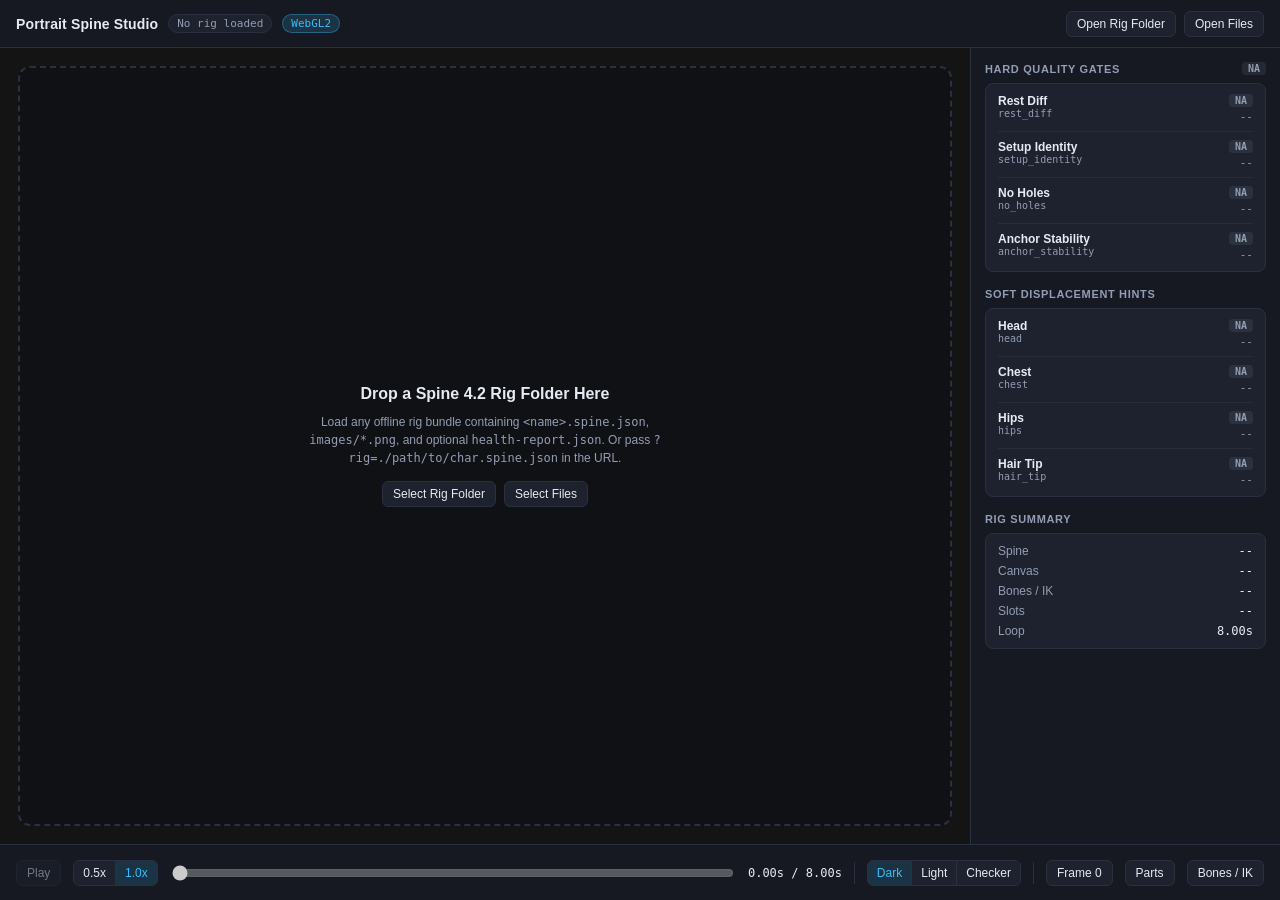
<file: src/player/standalone-viewer.html>
<!DOCTYPE html>
<html lang="en">
<head>
<meta charset="UTF-8">
<meta name="viewport" content="width=device-width, initial-scale=1.0">
<title>Portrait Spine Studio — Spine 4.2 Offline Viewer</title>
<style>
  :root {
    --bg-app: #0f1116;
    --bg-panel: #161922;
    --bg-elev: #1e222e;
    --border: #2a3040;
    --text: #e6eaf2;
    --text-muted: #939db4;
    --accent: #38bdf8;
    --accent-soft: rgba(56, 189, 248, 0.16);
    --amber: #f59e0b;
    --amber-soft: rgba(245, 158, 11, 0.16);
    --pass: #22c55e;
    --pass-soft: rgba(34, 197, 94, 0.15);
    --fail: #ef4444;
    --fail-soft: rgba(239, 68, 68, 0.16);
    --warn: #eab308;
    --warn-soft: rgba(234, 179, 8, 0.15);
    --mono: ui-monospace, SFMono-Regular, Menlo, Monaco, Consolas, monospace;
    --sans: -apple-system, BlinkMacSystemFont, "Segoe UI", Roboto, "Helvetica Neue", Arial, sans-serif;
  }

  * { box-sizing: border-box; }

  html, body {
    margin: 0;
    padding: 0;
    height: 100%;
    background: var(--bg-app);
    color: var(--text);
    font-family: var(--sans);
    font-size: 13px;
    overflow: hidden;
  }

  .app {
    display: grid;
    grid-template-rows: 48px 1fr 56px;
    grid-template-columns: 1fr 310px;
    height: 100vh;
    width: 100vw;
  }

  /* Header */
  .topbar {
    grid-column: 1 / -1;
    display: flex;
    align-items: center;
    justify-content: space-between;
    padding: 0 16px;
    background: var(--bg-panel);
    border-bottom: 1px solid var(--border);
    gap: 12px;
  }

  .brand {
    display: flex;
    align-items: center;
    gap: 10px;
    min-width: 0;
  }

  .brand-title {
    font-weight: 700;
    font-size: 14px;
    letter-spacing: 0.01em;
    white-space: nowrap;
  }

  .pill {
    display: inline-flex;
    align-items: center;
    padding: 2px 8px;
    border-radius: 999px;
    font-family: var(--mono);
    font-size: 11px;
    background: var(--bg-elev);
    border: 1px solid var(--border);
    color: var(--text-muted);
    white-space: nowrap;
  }

  .pill.accent {
    color: var(--accent);
    border-color: rgba(56, 189, 248, 0.35);
    background: var(--accent-soft);
  }

  .topbar-actions {
    display: flex;
    align-items: center;
    gap: 8px;
  }

  /* Buttons */
  button, .btn {
    appearance: none;
    border: 1px solid var(--border);
    background: var(--bg-elev);
    color: var(--text);
    padding: 5px 10px;
    border-radius: 6px;
    font-family: var(--sans);
    font-size: 12px;
    font-weight: 500;
    cursor: pointer;
    transition: background 120ms ease, border-color 120ms ease, color 120ms ease;
    display: inline-flex;
    align-items: center;
    gap: 6px;
    white-space: nowrap;
  }

  button:hover {
    background: #262b3a;
    border-color: #3a4258;
  }

  button.active {
    background: var(--accent-soft);
    border-color: var(--accent);
    color: var(--accent);
  }

  button.active-amber {
    background: var(--amber-soft);
    border-color: var(--amber);
    color: var(--amber);
  }

  button:disabled {
    opacity: 0.45;
    cursor: not-allowed;
  }

  .seg-group {
    display: inline-flex;
    border: 1px solid var(--border);
    border-radius: 6px;
    overflow: hidden;
  }

  .seg-group button {
    border: none;
    border-radius: 0;
    border-right: 1px solid var(--border);
    padding: 5px 9px;
  }

  .seg-group button:last-child {
    border-right: none;
  }

  /* Viewport */
  .stage-wrap {
    position: relative;
    background: #141414;
    overflow: hidden;
    display: flex;
    align-items: center;
    justify-content: center;
  }

  #stageCanvas {
    width: 100%;
    height: 100%;
    display: block;
  }

  .drop-overlay {
    position: absolute;
    inset: 18px;
    border: 2px dashed var(--border);
    border-radius: 12px;
    display: flex;
    flex-direction: column;
    align-items: center;
    justify-content: center;
    gap: 10px;
    background: rgba(15, 17, 22, 0.84);
    color: var(--text-muted);
    text-align: center;
    padding: 24px;
    transition: border-color 120ms ease, background 120ms ease;
  }

  .drop-overlay.hidden {
    display: none;
  }

  .drop-overlay.dragover {
    border-color: var(--accent);
    background: rgba(15, 23, 36, 0.9);
    color: var(--text);
  }

  .drop-overlay h2 {
    margin: 0;
    font-size: 16px;
    color: var(--text);
  }

  .drop-overlay p {
    margin: 0;
    max-width: 420px;
    line-height: 1.5;
    font-size: 12px;
  }

  .error-banner {
    position: absolute;
    left: 16px;
    right: 16px;
    bottom: 14px;
    padding: 10px 12px;
    border-radius: 8px;
    background: rgba(127, 29, 29, 0.92);
    border: 1px solid var(--fail);
    color: #fee2e2;
    font-size: 12px;
    display: none;
  }

  .error-banner.visible {
    display: block;
  }

  /* Right Inspector */
  .inspector {
    background: var(--bg-panel);
    border-left: 1px solid var(--border);
    overflow-y: auto;
    padding: 14px;
    display: flex;
    flex-direction: column;
    gap: 16px;
  }

  .section-head {
    display: flex;
    align-items: center;
    justify-content: space-between;
    margin-bottom: 8px;
  }

  .section-title {
    font-size: 11px;
    font-weight: 700;
    text-transform: uppercase;
    letter-spacing: 0.06em;
    color: var(--text-muted);
  }

  .card {
    background: var(--bg-elev);
    border: 1px solid var(--border);
    border-radius: 8px;
    padding: 10px 12px;
  }

  .gate-list, .hint-list {
    display: flex;
    flex-direction: column;
    gap: 8px;
  }

  .gate-row {
    display: flex;
    align-items: flex-start;
    justify-content: space-between;
    gap: 8px;
    padding-bottom: 8px;
    border-bottom: 1px solid rgba(255, 255, 255, 0.05);
  }

  .gate-row:last-child {
    padding-bottom: 0;
    border-bottom: none;
  }

  .gate-name {
    font-weight: 600;
    font-size: 12px;
    color: var(--text);
  }

  .gate-key {
    font-family: var(--mono);
    font-size: 10px;
    color: var(--text-muted);
  }

  .gate-right {
    display: flex;
    flex-direction: column;
    align-items: flex-end;
    gap: 3px;
  }

  .status-badge {
    display: inline-block;
    padding: 1px 6px;
    border-radius: 4px;
    font-family: var(--mono);
    font-size: 10px;
    font-weight: 700;
    text-transform: uppercase;
  }

  .status-pass { background: var(--pass-soft); color: var(--pass); }
  .status-fail { background: var(--fail-soft); color: var(--fail); }
  .status-warn { background: var(--warn-soft); color: var(--warn); }
  .status-info { background: var(--accent-soft); color: var(--accent); }
  .status-na { background: rgba(148, 163, 184, 0.12); color: var(--text-muted); }

  .gate-val {
    font-family: var(--mono);
    font-size: 11px;
    color: var(--text-muted);
  }

  .meta-grid {
    display: grid;
    grid-template-columns: auto 1fr;
    gap: 6px 12px;
    font-size: 12px;
  }

  .meta-k {
    color: var(--text-muted);
  }

  .meta-v {
    font-family: var(--mono);
    text-align: right;
    color: var(--text);
  }

  /* Bottom Transport */
  .transport {
    grid-column: 1 / -1;
    background: var(--bg-panel);
    border-top: 1px solid var(--border);
    display: flex;
    align-items: center;
    padding: 0 16px;
    gap: 12px;
    overflow-x: auto;
  }

  .timeline-wrap {
    flex: 1 1 220px;
    display: flex;
    align-items: center;
    gap: 10px;
    min-width: 180px;
  }

  #scrubber {
    flex: 1;
    accent-color: var(--accent);
    cursor: pointer;
  }

  .time-readout {
    font-family: var(--mono);
    font-size: 12px;
    color: var(--text);
    min-width: 96px;
    text-align: right;
  }

  .divider {
    width: 1px;
    height: 22px;
    background: var(--border);
    flex-shrink: 0;
  }

  @media (max-width: 860px) {
    .app {
      grid-template-columns: 1fr;
      grid-template-rows: 48px 1fr 220px 56px;
    }
    .inspector {
      border-left: none;
      border-top: 1px solid var(--border);
    }
  }
</style>
</head>
<body>
<div class="app">
  <header class="topbar">
    <div class="brand">
      <span class="brand-title">Portrait Spine Studio</span>
      <span id="rigNamePill" class="pill">No rig loaded</span>
      <span id="backendPill" class="pill accent">WebGL2</span>
    </div>
    <div class="topbar-actions">
      <input id="folderInput" type="file" webkitdirectory multiple hidden>
      <input id="filesInput" type="file" multiple accept=".json,.png" hidden>
      <button id="btnOpenFolder" type="button">Open Rig Folder</button>
      <button id="btnOpenFiles" type="button">Open Files</button>
    </div>
  </header>

  <main class="stage-wrap" id="stageWrap">
    <canvas id="stageCanvas"></canvas>
    <div id="dropOverlay" class="drop-overlay">
      <h2>Drop a Spine 4.2 Rig Folder Here</h2>
      <p>
        Load any offline rig bundle containing <code>&lt;name&gt;.spine.json</code>,
        <code>images/*.png</code>, and optional <code>health-report.json</code>.
        Or pass <code>?rig=./path/to/char.spine.json</code> in the URL.
      </p>
      <div style="display:flex; gap:8px; margin-top:4px;">
        <button id="btnDropFolder" type="button">Select Rig Folder</button>
        <button id="btnDropFiles" type="button">Select Files</button>
      </div>
    </div>
    <div id="errorBanner" class="error-banner"></div>
  </main>

  <aside class="inspector">
    <div>
      <div class="section-head">
        <span class="section-title">Hard Quality Gates</span>
        <span id="overallHealthBadge" class="status-badge status-na">N/A</span>
      </div>
      <div class="card">
        <div id="hardGatesList" class="gate-list"></div>
      </div>
    </div>

    <div>
      <div class="section-head">
        <span class="section-title">Soft Displacement Hints</span>
      </div>
      <div class="card">
        <div id="softHintsList" class="hint-list"></div>
      </div>
    </div>

    <div>
      <div class="section-head">
        <span class="section-title">Rig Summary</span>
      </div>
      <div class="card">
        <div class="meta-grid">
          <span class="meta-k">Spine</span><span id="metaSpine" class="meta-v">--</span>
          <span class="meta-k">Canvas</span><span id="metaCanvas" class="meta-v">--</span>
          <span class="meta-k">Bones / IK</span><span id="metaBones" class="meta-v">--</span>
          <span class="meta-k">Slots</span><span id="metaSlots" class="meta-v">--</span>
          <span class="meta-k">Loop</span><span id="metaLoop" class="meta-v">8.00s</span>
        </div>
      </div>
    </div>
  </aside>

  <footer class="transport">
    <button id="btnPlay" type="button" disabled>Play</button>

    <div class="seg-group" aria-label="Playback speed">
      <button id="btnSpeed05" type="button">0.5x</button>
      <button id="btnSpeed10" type="button" class="active">1.0x</button>
    </div>

    <div class="timeline-wrap">
      <input id="scrubber" type="range" min="0" max="8" step="0.01" value="0" disabled>
      <span id="timeReadout" class="time-readout">0.00s / 8.00s</span>
    </div>

    <div class="divider"></div>

    <div class="seg-group" aria-label="Background mode">
      <button id="btnBgDark" type="button" class="active">Dark</button>
      <button id="btnBgLight" type="button">Light</button>
      <button id="btnBgChecker" type="button">Checker</button>
    </div>

    <div class="divider"></div>

    <button id="btnFrame0" type="button" title="Toggle Setup / Frame 0 comparison (shortcut: 0)">Frame 0</button>
    <button id="btnParts" type="button" title="Toggle color-coded part hulls">Parts</button>
    <button id="btnBones" type="button" title="Toggle bone & IK wireframe overlay">Bones / IK</button>
  </footer>
</div>

<script type="module">
  import { PortraitSpinePlayer, normalizeHealthReport } from './player-widget.js';

  const $ = (id) => document.getElementById(id);

  const canvas = $('stageCanvas');
  const stageWrap = $('stageWrap');
  const dropOverlay = $('dropOverlay');
  const errorBanner = $('errorBanner');
  const scrubber = $('scrubber');
  const timeReadout = $('timeReadout');

  function showError(msg) {
    if (!msg) {
      errorBanner.textContent = '';
      errorBanner.classList.remove('visible');
      return;
    }
    errorBanner.textContent = msg;
    errorBanner.classList.add('visible');
  }

  function renderHealthPanel(report) {
    const badge = $('overallHealthBadge');
    badge.className = `status-badge status-${report.overallStatus}`;
    badge.textContent = report.overallStatus.toUpperCase();

    const hardEl = $('hardGatesList');
    hardEl.innerHTML = '';
    for (const g of report.gates) {
      const row = document.createElement('div');
      row.className = 'gate-row';
      row.title = g.detail || g.desc;
      row.innerHTML = `
        <div>
          <div class="gate-name">${g.label}</div>
          <div class="gate-key">${g.key}</div>
        </div>
        <div class="gate-right">
          <span class="status-badge status-${g.status}">${g.status.toUpperCase()}</span>
          <span class="gate-val">${g.valueText}</span>
        </div>
      `;
      hardEl.appendChild(row);
    }

    const softEl = $('softHintsList');
    softEl.innerHTML = '';
    for (const h of report.hints) {
      const row = document.createElement('div');
      row.className = 'gate-row';
      row.title = h.detail || '';
      row.innerHTML = `
        <div>
          <div class="gate-name">${h.label}</div>
          <div class="gate-key">${h.key}</div>
        </div>
        <div class="gate-right">
          <span class="status-badge status-${h.status}">${h.status.toUpperCase()}</span>
          <span class="gate-val">${h.valueText}</span>
        </div>
      `;
      softEl.appendChild(row);
    }
  }

  const player = new PortraitSpinePlayer({
    canvas,
    defaultDuration: 8.0,
    onStateChange(st) {
      $('backendPill').textContent = st.backend === 'webgl2' ? 'WebGL2' : 'Canvas2D';
      $('btnPlay').disabled = !st.loaded;
      $('btnPlay').textContent = st.playing ? 'Pause' : 'Play';
      scrubber.disabled = !st.loaded;
      scrubber.max = String(st.duration);

      $('btnSpeed05').classList.toggle('active', Math.abs(st.speed - 0.5) < 1e-3);
      $('btnSpeed10').classList.toggle('active', Math.abs(st.speed - 1.0) < 1e-3);

      $('btnBgDark').classList.toggle('active', st.background === 'dark');
      $('btnBgLight').classList.toggle('active', st.background === 'light');
      $('btnBgChecker').classList.toggle('active', st.background === 'checker');

      $('btnFrame0').classList.toggle('active-amber', st.compareFrame0);
      $('btnParts').classList.toggle('active', st.showParts);
      $('btnBones').classList.toggle('active', st.showBones);

      renderHealthPanel(st.healthReport);
    },
    onTimeUpdate(t, dur) {
      scrubber.value = t.toFixed(2);
      timeReadout.textContent = `${t.toFixed(2)}s / ${dur.toFixed(2)}s`;
    },
    onRigLoaded(info) {
      showError('');
      dropOverlay.classList.add('hidden');
      $('rigNamePill').textContent = info.name;
      $('metaSpine').textContent = info.spineVersion;
      $('metaCanvas').textContent = `${info.width} x ${info.height}`;
      $('metaBones').textContent = `${info.bones} / ${info.ik}`;
      $('metaSlots').textContent = String(info.slots);
      $('metaLoop').textContent = `${info.duration.toFixed(2)}s`;
      timeReadout.textContent = `0.00s / ${info.duration.toFixed(2)}s`;
    },
  });

  // Initial empty state
  renderHealthPanel(normalizeHealthReport(null));
  player.resize();

  const ro = new ResizeObserver(() => player.resize());
  ro.observe(stageWrap);

  // Transport controls
  $('btnPlay').addEventListener('click', () => player.togglePlay());
  $('btnSpeed05').addEventListener('click', () => player.setSpeed(0.5));
  $('btnSpeed10').addEventListener('click', () => player.setSpeed(1.0));
  scrubber.addEventListener('input', (e) => {
    player.pause();
    player.setTime(parseFloat(e.target.value));
  });

  $('btnBgDark').addEventListener('click', () => player.setBackground('dark'));
  $('btnBgLight').addEventListener('click', () => player.setBackground('light'));
  $('btnBgChecker').addEventListener('click', () => player.setBackground('checker'));

  $('btnFrame0').addEventListener('click', () => player.setCompareFrame0(!player.compareFrame0));
  $('btnParts').addEventListener('click', () => player.setShowParts(!player.showParts));
  $('btnBones').addEventListener('click', () => player.setShowBones(!player.showBones));

  // Keyboard shortcuts
  window.addEventListener('keydown', (e) => {
    if (e.target && (e.target.tagName === 'INPUT' || e.target.tagName === 'TEXTAREA')) return;
    if (e.code === 'Space') {
      e.preventDefault();
      player.togglePlay();
    } else if (e.key === '0' && !e.repeat) {
      player.setCompareFrame0(true);
    }
  });
  window.addEventListener('keyup', (e) => {
    if (e.key === '0') {
      player.setCompareFrame0(false);
    }
  });

  // File pickers
  async function handleFileSelection(files) {
    try {
      showError('');
      await player.loadFromFiles(files);
    } catch (err) {
      showError(err?.message ?? String(err));
    }
  }

  $('btnOpenFolder').addEventListener('click', () => $('folderInput').click());
  $('btnDropFolder').addEventListener('click', () => $('folderInput').click());
  $('btnOpenFiles').addEventListener('click', () => $('filesInput').click());
  $('btnDropFiles').addEventListener('click', () => $('filesInput').click());

  $('folderInput').addEventListener('change', (e) => {
    if (e.target.files?.length) handleFileSelection(e.target.files);
    e.target.value = '';
  });
  $('filesInput').addEventListener('change', (e) => {
    if (e.target.files?.length) handleFileSelection(e.target.files);
    e.target.value = '';
  });

  // Drag & drop (supports dropped folders via webkitGetAsEntry)
  async function collectDroppedFiles(dataTransfer) {
    const out = [];
    const items = Array.from(dataTransfer.items ?? []);
    const readEntry = (entry) =>
      new Promise((resolve) => {
        if (entry.isFile) {
          entry.file((file) => {
            out.push(file);
            resolve();
          }, () => resolve());
        } else if (entry.isDirectory) {
          const reader = entry.createReader();
          const readAll = () => {
            reader.readEntries(async (entries) => {
              if (!entries.length) return resolve();
              for (const child of entries) await readEntry(child);
              readAll();
            }, () => resolve());
          };
          readAll();
        } else {
          resolve();
        }
      });

    const entries = items
      .map((it) => (typeof it.webkitGetAsEntry === 'function' ? it.webkitGetAsEntry() : null))
      .filter(Boolean);

    if (entries.length > 0) {
      for (const entry of entries) await readEntry(entry);
      return out;
    }
    return Array.from(dataTransfer.files ?? []);
  }

  stageWrap.addEventListener('dragover', (e) => {
    e.preventDefault();
    dropOverlay.classList.add('dragover');
  });
  stageWrap.addEventListener('dragleave', () => {
    dropOverlay.classList.remove('dragover');
  });
  stageWrap.addEventListener('drop', async (e) => {
    e.preventDefault();
    dropOverlay.classList.remove('dragover');
    const files = await collectDroppedFiles(e.dataTransfer);
    if (files.length > 0) handleFileSelection(files);
  });

  // Auto-load from ?rig=...&health=... query parameters
  const params = new URLSearchParams(window.location.search);
  const rigParam = params.get('rig');
  if (rigParam) {
    const healthParam = params.get('health');
    player
      .loadFromUrl(rigParam, {
        healthReportUrl: healthParam !== null ? healthParam : undefined,
      })
      .catch((err) => showError(err?.message ?? String(err)));
  }
</script>
</body>
</html>
</file>
